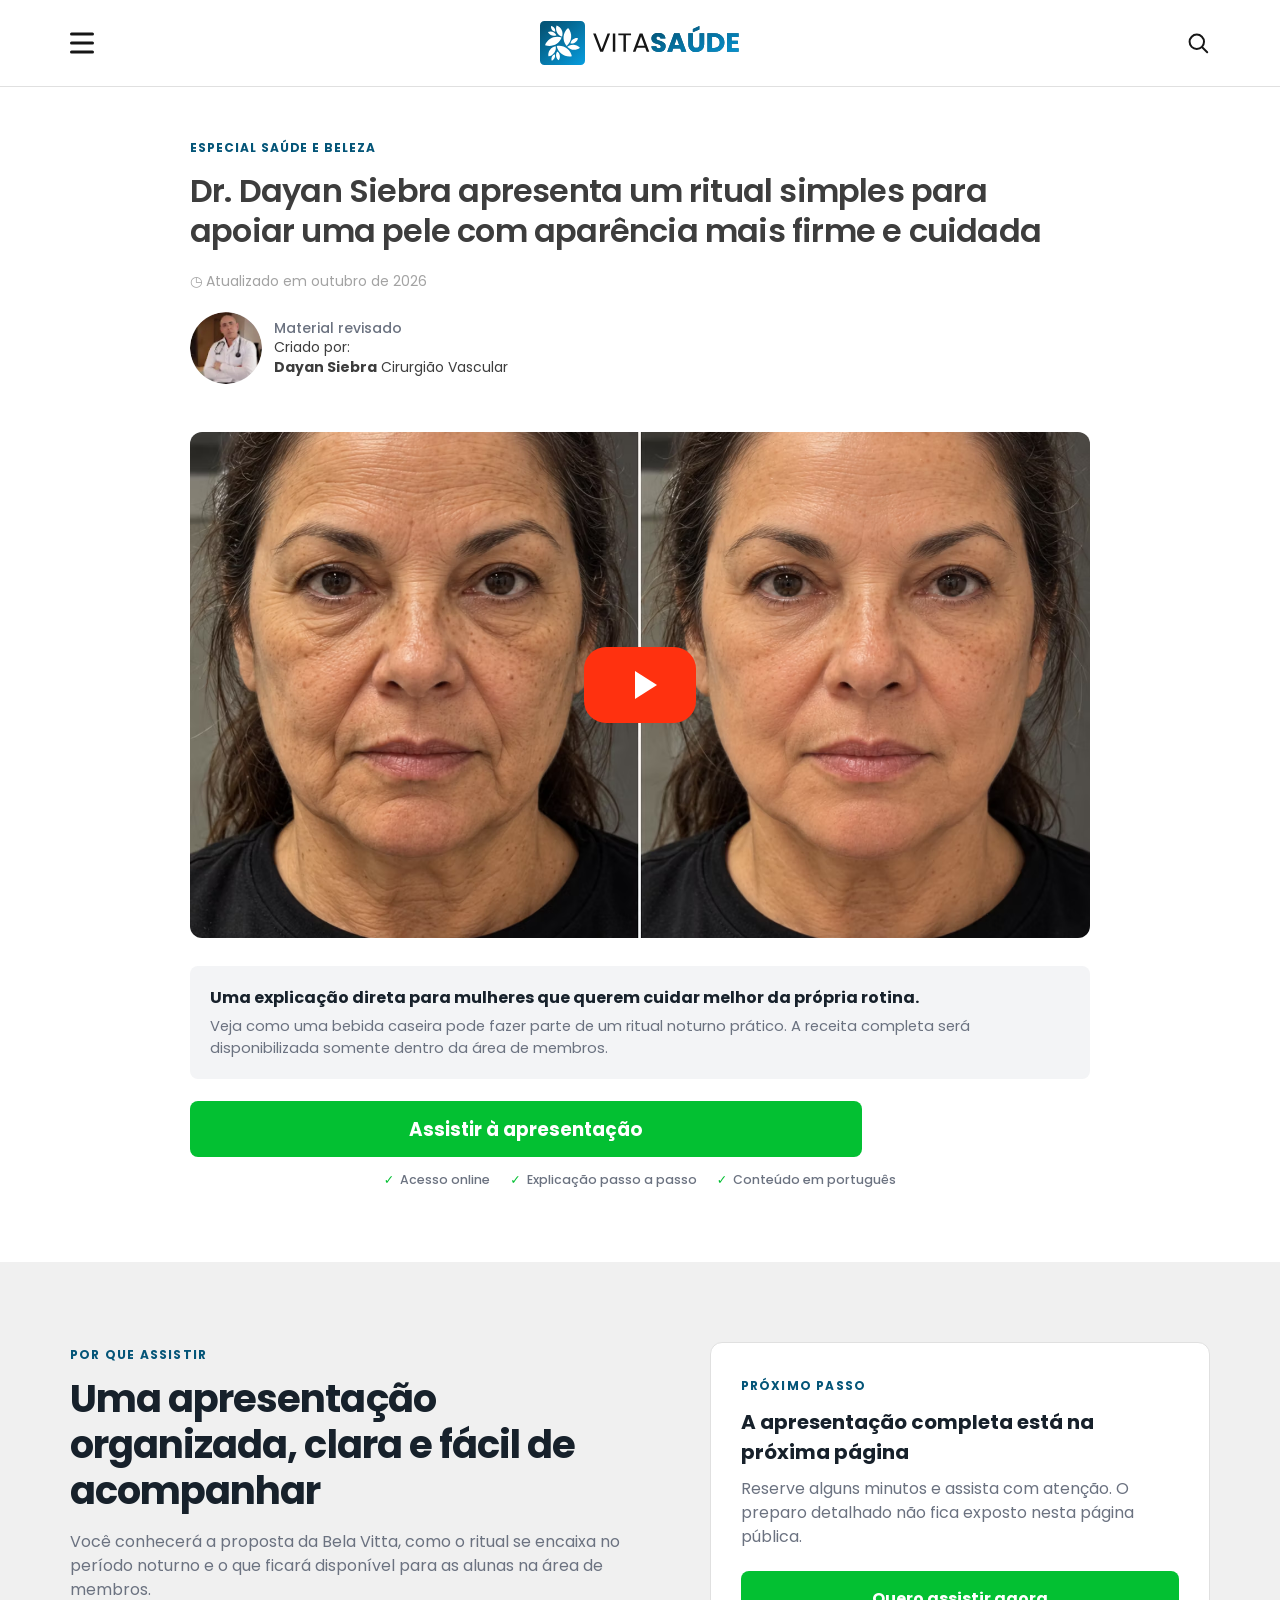
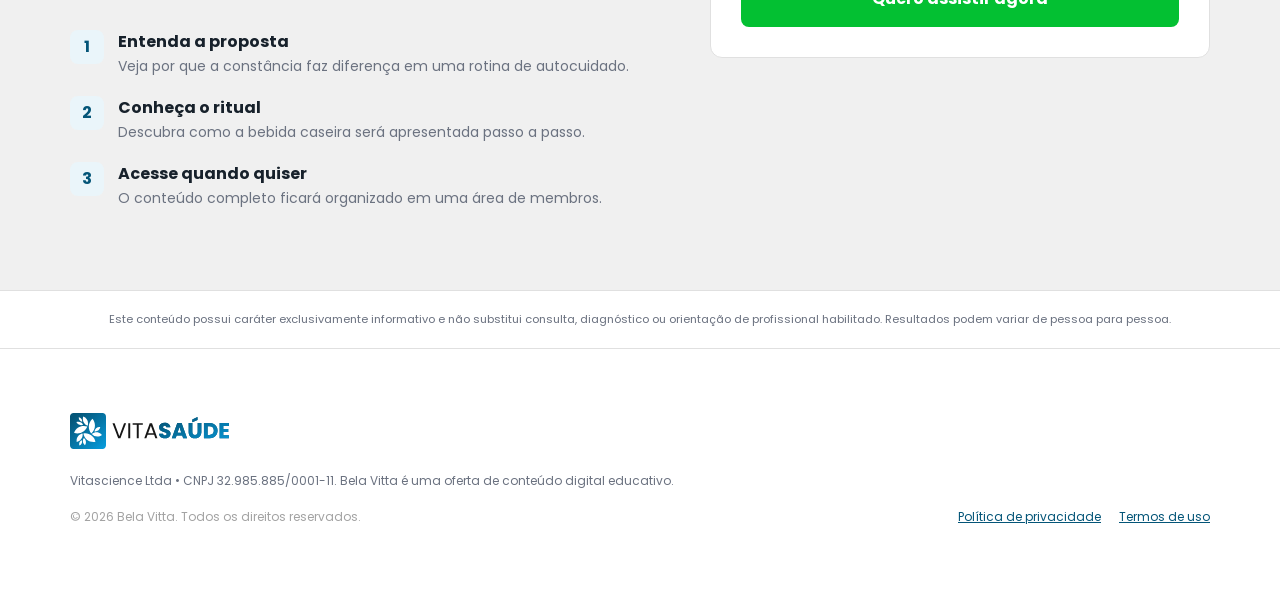
<file: index.html>
<!doctype html>
<html lang="pt-BR">
<head>
  <script src="/assets/sck-guard.js?v=20261021-3"></script>
  <!-- Google Tag Manager -->
  <script>
    (function (w, d, s, l, i) {
      w[l] = w[l] || [];
      w[l].push({ "gtm.start": new Date().getTime(), event: "gtm.js" });
      var f = d.getElementsByTagName(s)[0],
        j = d.createElement(s),
        dl = l != "dataLayer" ? "&l=" + l : "";
      j.async = true;
      j.src = "https://gtm.zoomfitpro.com/gtm.js?id=" + i + dl;
      f.parentNode.insertBefore(j, f);
    })(window, document, "script", "dataLayer", "GTM-5B4C2FPM");
  </script>
  <!-- End Google Tag Manager -->
  <meta charset="utf-8">
  <meta name="viewport" content="width=device-width, initial-scale=1">
  <meta name="description" content="Conheça a apresentação Bela Vitta e descubra uma nova forma de cuidar da sua rotina de beleza.">
  <title>Bela Vitta — Apresentação especial</title>
  <link rel="canonical" href="https://naturallvitttamais.zoomfitpro.com/">
  <link rel="alternate" hreflang="pt-BR" href="https://naturallvitttamais.zoomfitpro.com/">
  <link rel="alternate" hreflang="pt-PT" href="https://naturallvitttamais.astroluz.site/">
  <link rel="alternate" hreflang="x-default" href="https://naturallvitttamais.zoomfitpro.com/">
  <link rel="preconnect" href="https://fonts.googleapis.com">
  <link rel="preconnect" href="https://fonts.gstatic.com" crossorigin>
  <link rel="stylesheet" href="/assets/styles.css?v=20261019-3">
</head>
<body>
  <header class="site-header">
    <div class="container site-header__inner">
      <span class="header-icon" aria-hidden="true">
        <svg viewBox="0 0 24 21"><rect width="24" height="3" rx="1.5"/><rect y="9" width="24" height="3" rx="1.5"/><rect y="18" width="24" height="3" rx="1.5"/></svg>
      </span>
      <a class="site-logo" href="/" aria-label="VitaSaúde — início">
        <img src="/assets/images/logo-vita-saude-dark.svg" alt="VitaSaúde" width="200" height="45">
      </a>
      <span class="header-icon header-icon--search" aria-hidden="true">
        <svg viewBox="0 0 24 24"><circle cx="10.8" cy="10.8" r="7.2"/><path d="m16.2 16.2 5 5"/></svg>
      </span>
    </div>
  </header>

  <main>
    <article class="presell-article">
      <div class="container--article">
        <span class="article-kicker">Especial saúde e beleza</span>
        <h1>Dr. Dayan Siebra apresenta um ritual simples para apoiar uma pele com aparência mais firme e cuidada</h1>
        <div class="article-date">◷ Atualizado em outubro de 2026</div>
        <div class="author-row author-row--large">
          <img src="/assets/images/dr-dayan-avatar.webp" alt="Dr. Dayan Siebra" width="72" height="72">
          <span><b class="reviewed-label">Material revisado</b><span>Criado por:<br><strong>Dayan Siebra</strong> Cirurgião Vascular</span></span>
        </div>

        <a class="presell-media" href="/vsl/" data-preserve-query aria-label="Assistir à apresentação Bela Vitta">
          <img src="/assets/images/antes-depois.avif" alt="Comparativo visual apresentado no conteúdo Bela Vitta" width="1628" height="966">
          <span class="media-play" aria-hidden="true"><svg viewBox="0 0 24 24"><path d="M8 5v14l11-7z"/></svg></span>
        </a>

        <div class="presell-summary">
          <strong>Uma explicação direta para mulheres que querem cuidar melhor da própria rotina.</strong>
          <p>Veja como uma bebida caseira pode fazer parte de um ritual noturno prático. A receita completa será disponibilizada somente dentro da área de membros.</p>
        </div>
        <a class="button button--wide presell-cta" href="/vsl/" data-preserve-query>Assistir à apresentação</a>
        <div class="microcopy"><span>Acesso online</span><span>Explicação passo a passo</span><span>Conteúdo em português</span></div>
      </div>
    </article>

    <section class="section section--soft">
      <div class="container editorial-grid">
        <div>
          <span class="eyebrow">Por que assistir</span>
          <h2 class="section-title">Uma apresentação organizada, clara e fácil de acompanhar</h2>
          <p class="muted">Você conhecerá a proposta da Bela Vitta, como o ritual se encaixa no período noturno e o que ficará disponível para as alunas na área de membros.</p>
          <ul class="editorial-list">
            <li><b>1</b><div><strong>Entenda a proposta</strong><span>Veja por que a constância faz diferença em uma rotina de autocuidado.</span></div></li>
            <li><b>2</b><div><strong>Conheça o ritual</strong><span>Descubra como a bebida caseira será apresentada passo a passo.</span></div></li>
            <li><b>3</b><div><strong>Acesse quando quiser</strong><span>O conteúdo completo ficará organizado em uma área de membros.</span></div></li>
          </ul>
        </div>
        <aside class="editorial-card">
          <span class="eyebrow">Próximo passo</span>
          <h3>A apresentação completa está na próxima página</h3>
          <p>Reserve alguns minutos e assista com atenção. O preparo detalhado não fica exposto nesta página pública.</p>
          <a class="button button--wide" href="/vsl/" data-preserve-query>Quero assistir agora</a>
        </aside>
      </div>
    </section>
  </main>

  <div class="disclaimer">
    <div class="container">Este conteúdo possui caráter exclusivamente informativo e não substitui consulta, diagnóstico ou orientação de profissional habilitado. Resultados podem variar de pessoa para pessoa.</div>
  </div>
  <footer class="site-footer">
    <div class="container footer-grid">
      <div>
        <a class="footer-logo" href="/"><img src="/assets/images/logo-vita-saude-dark.svg" alt="VitaSaúde" width="160" height="36"></a>
        <p>Vitascience Ltda • CNPJ 32.985.885/0001-11. Bela Vitta é uma oferta de conteúdo digital educativo.</p>
        <p class="copyright">© <span data-current-year></span> Bela Vitta. Todos os direitos reservados.</p>
      </div>
      <nav class="footer-links" aria-label="Links legais"><a href="#" data-legal="privacy">Política de privacidade</a><a href="#" data-legal="terms">Termos de uso</a></nav>
    </div>
  </footer>
  <script src="/assets/config.js?v=20261021-1"></script>
  <script src="/assets/app.js"></script>
</body>
</html>
</file>
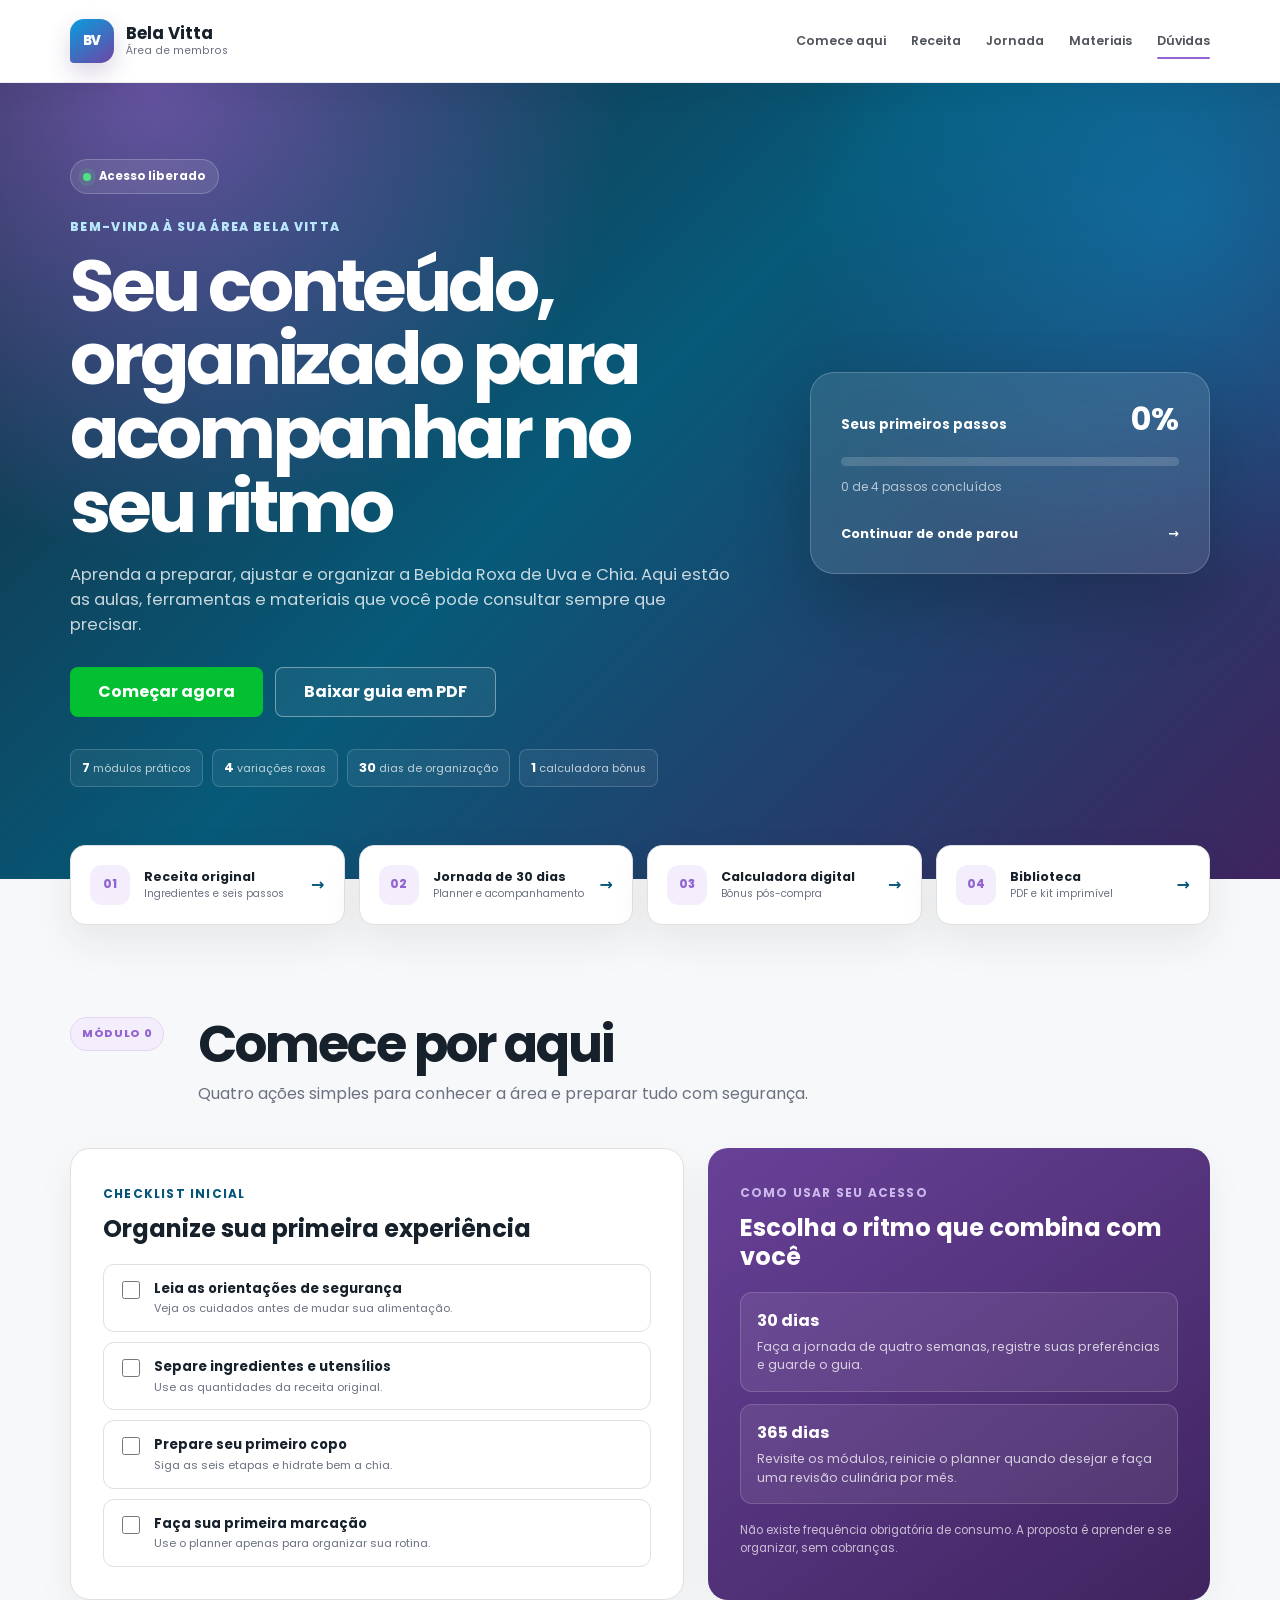
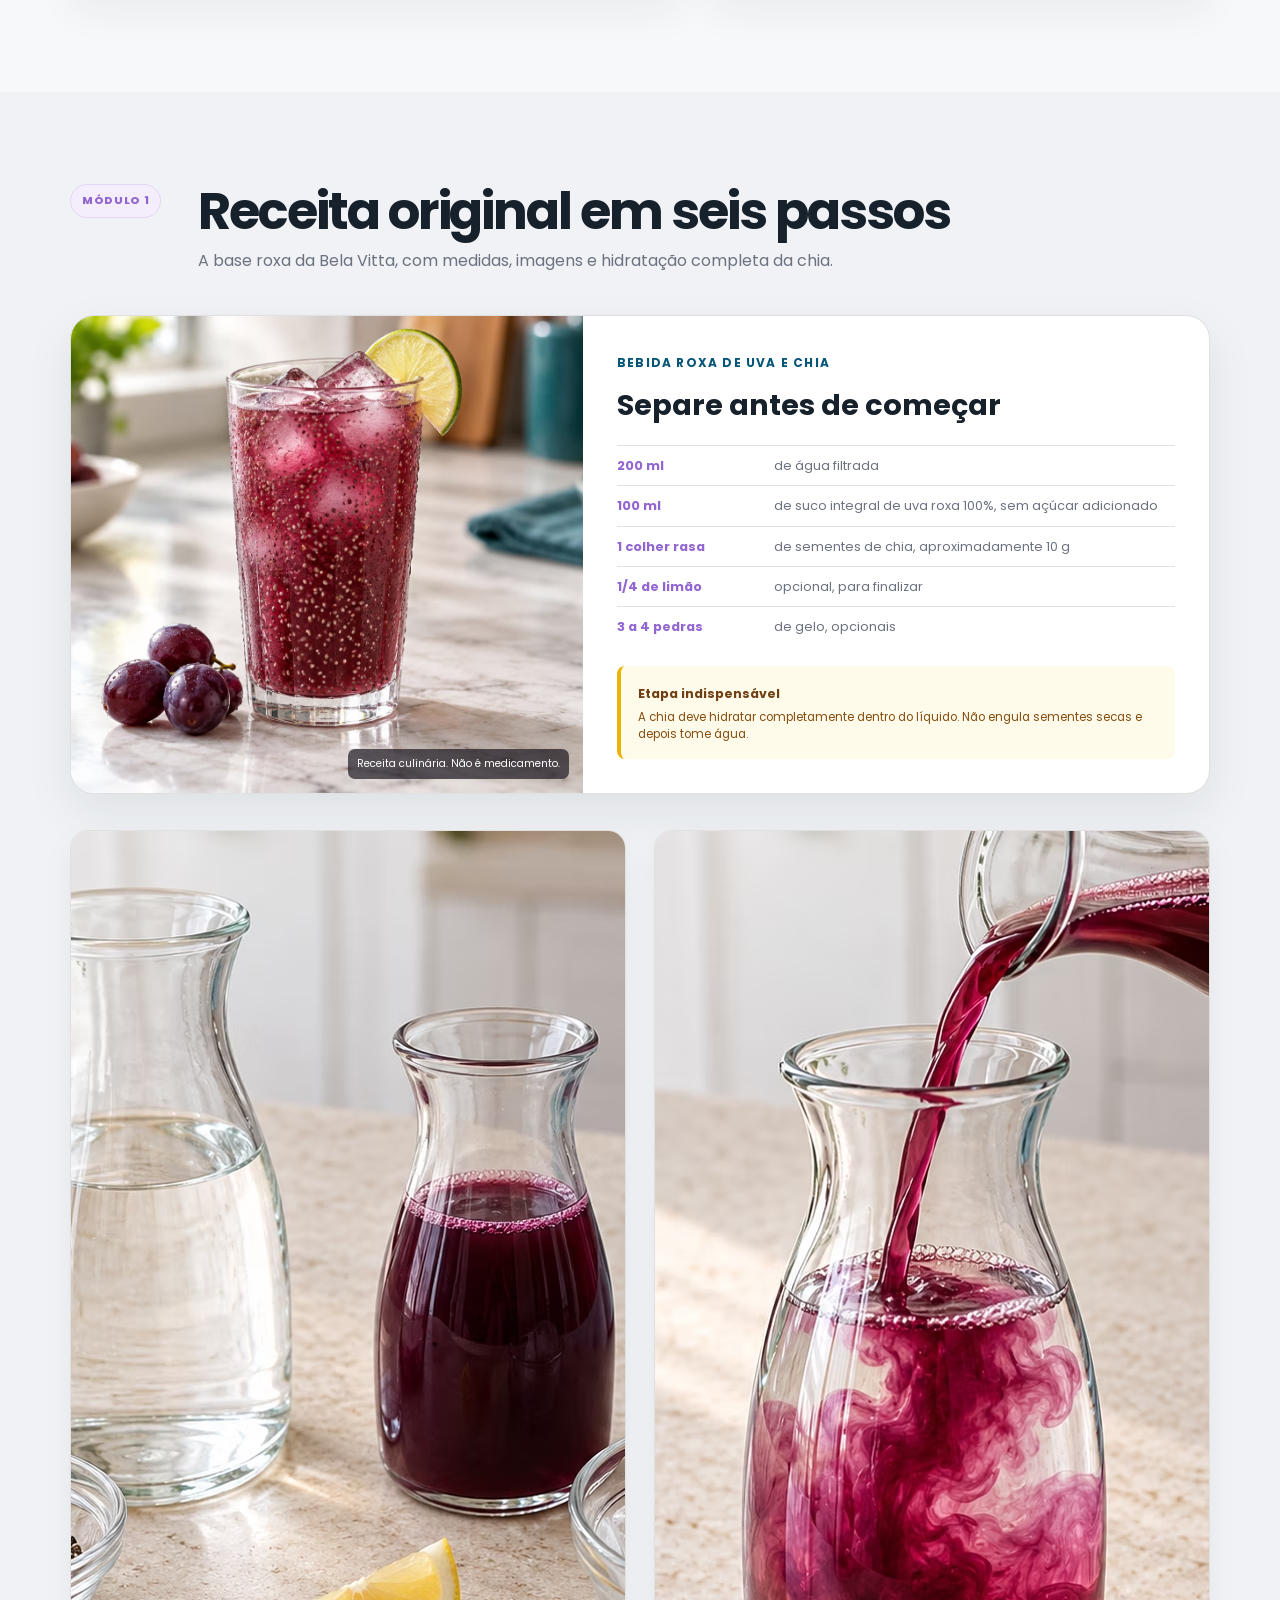
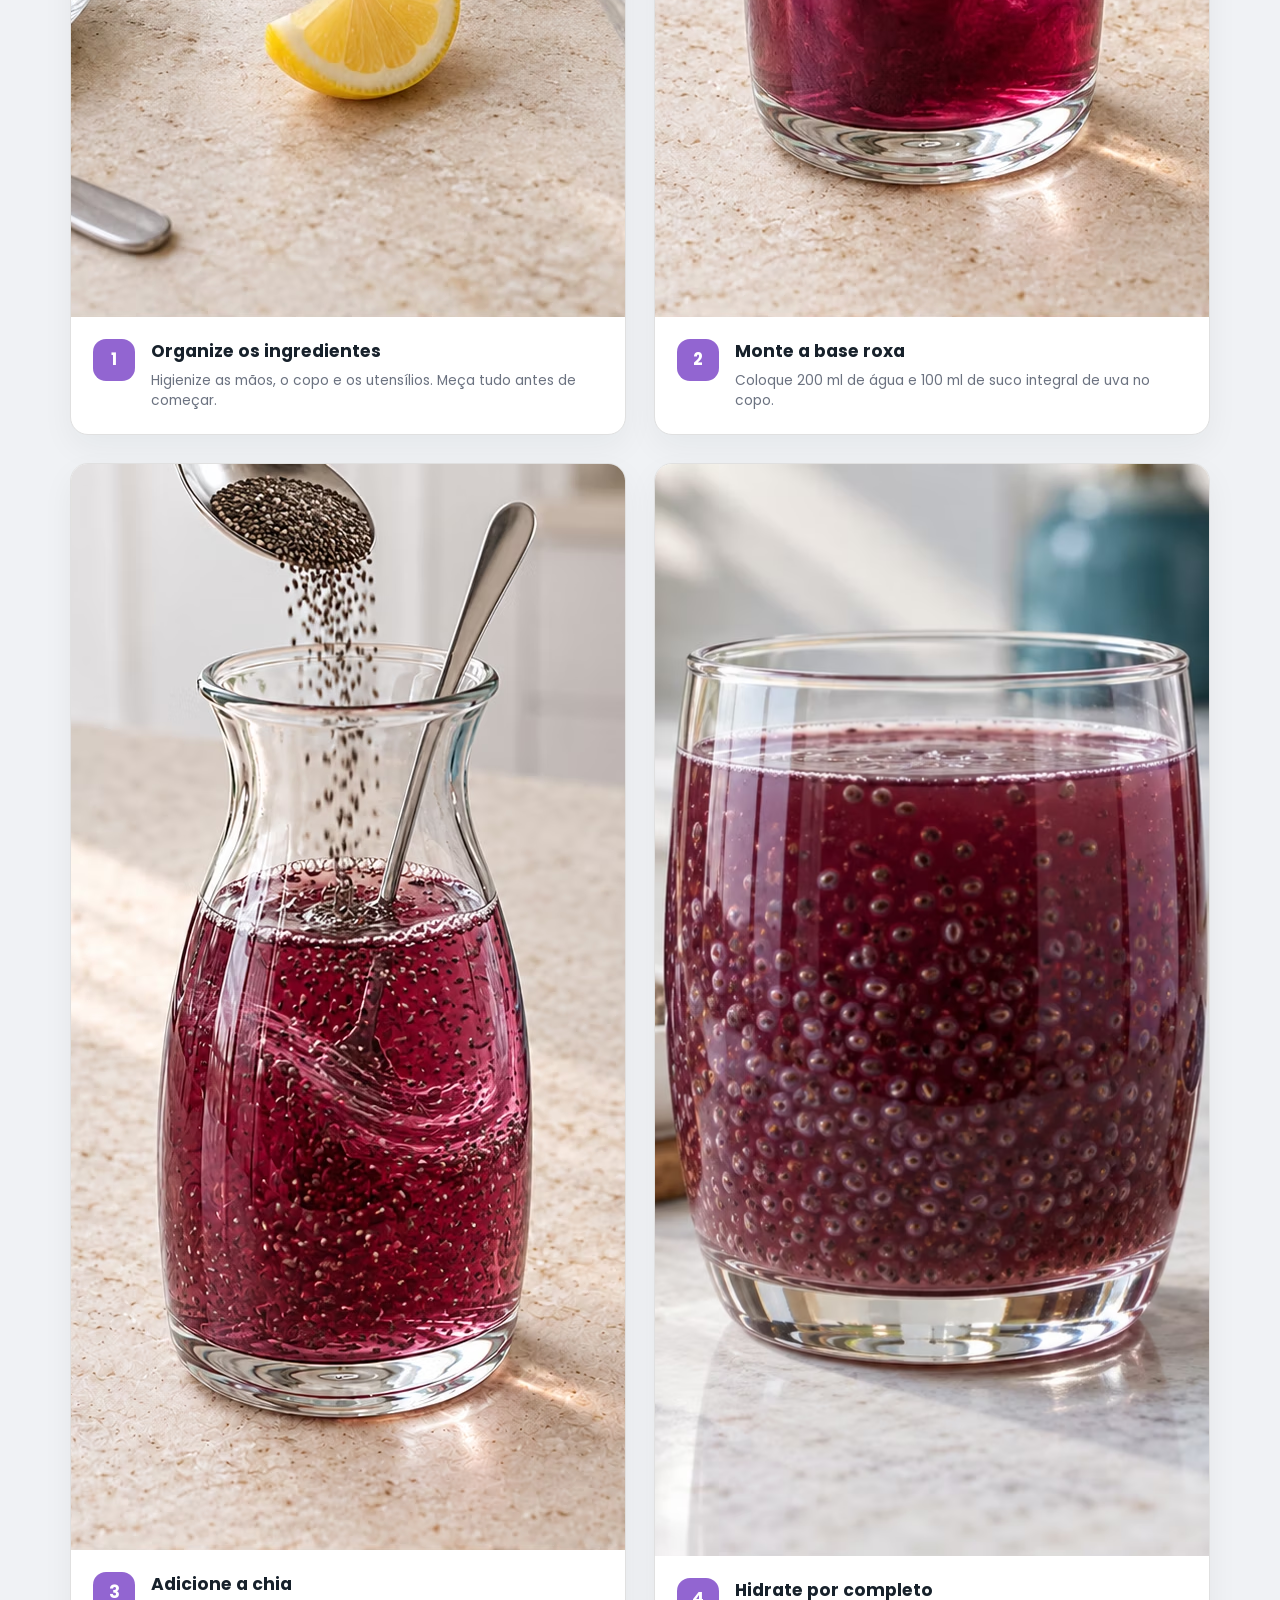
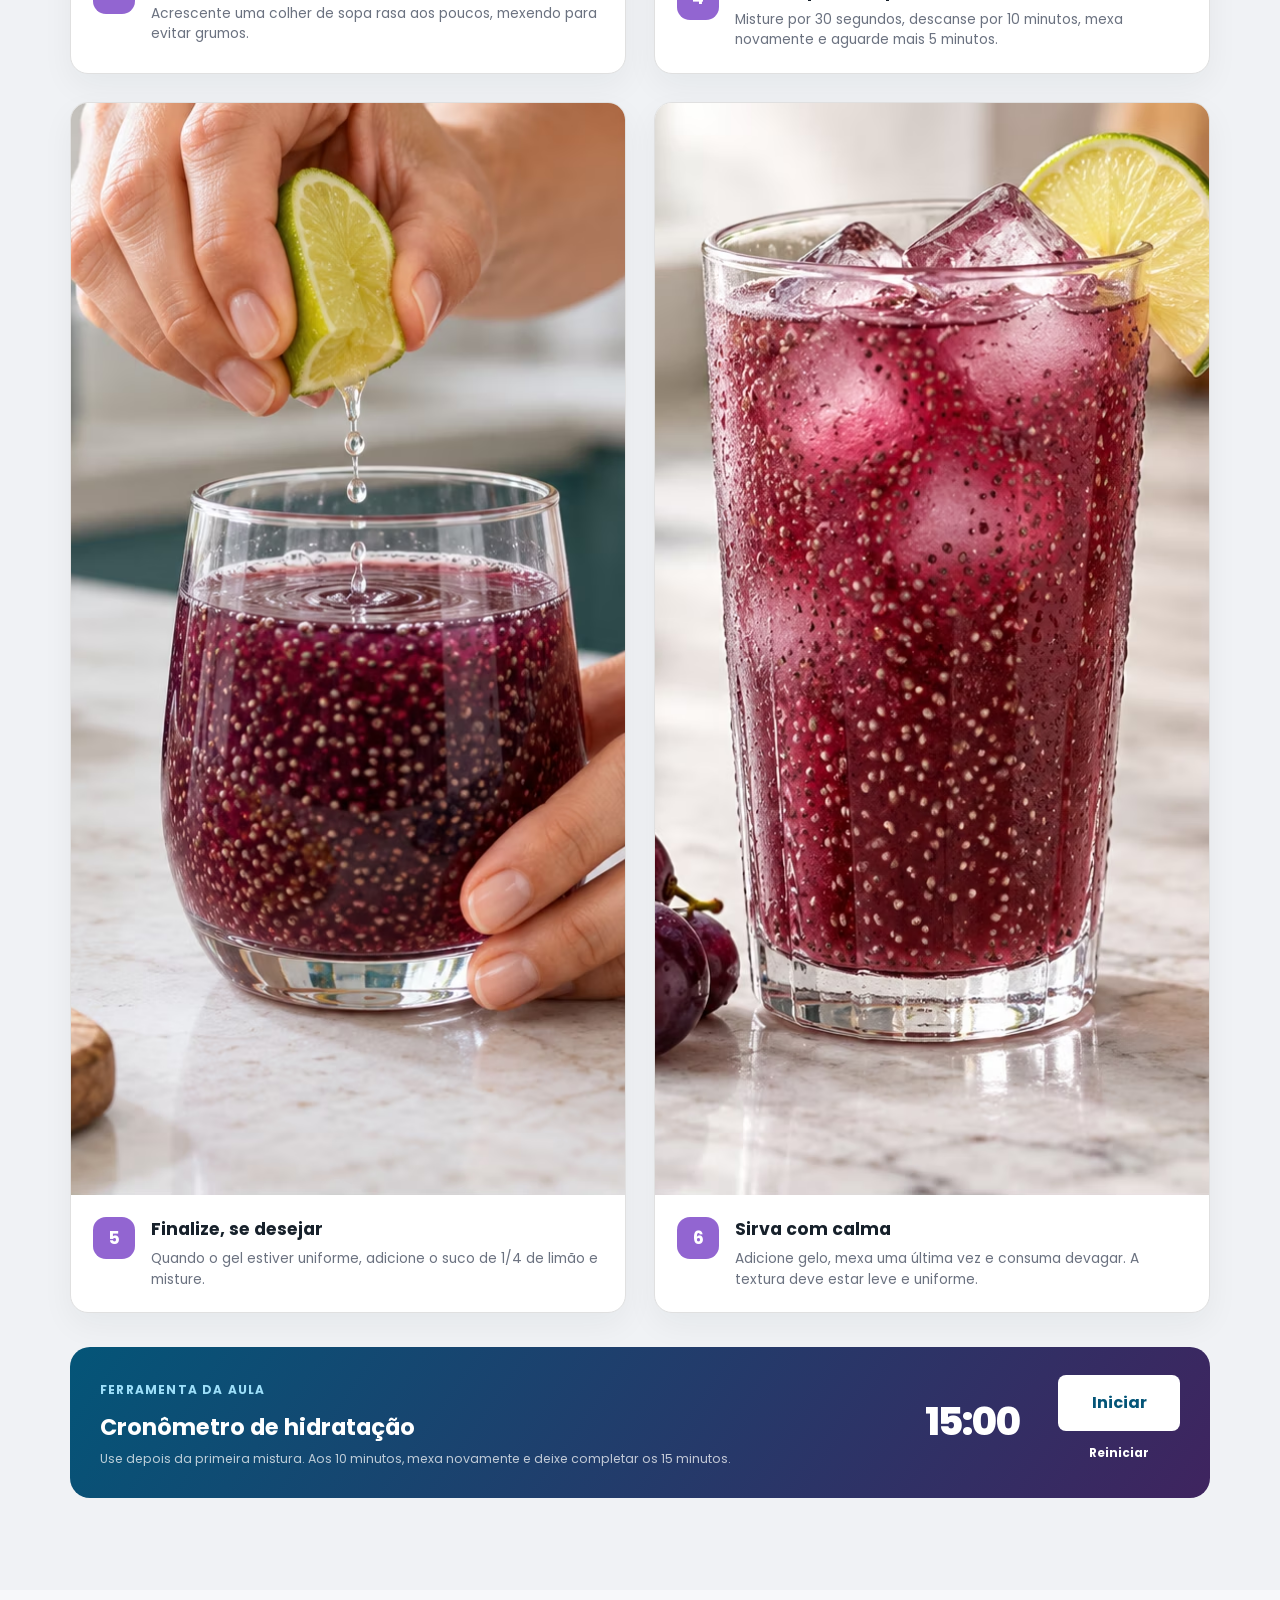
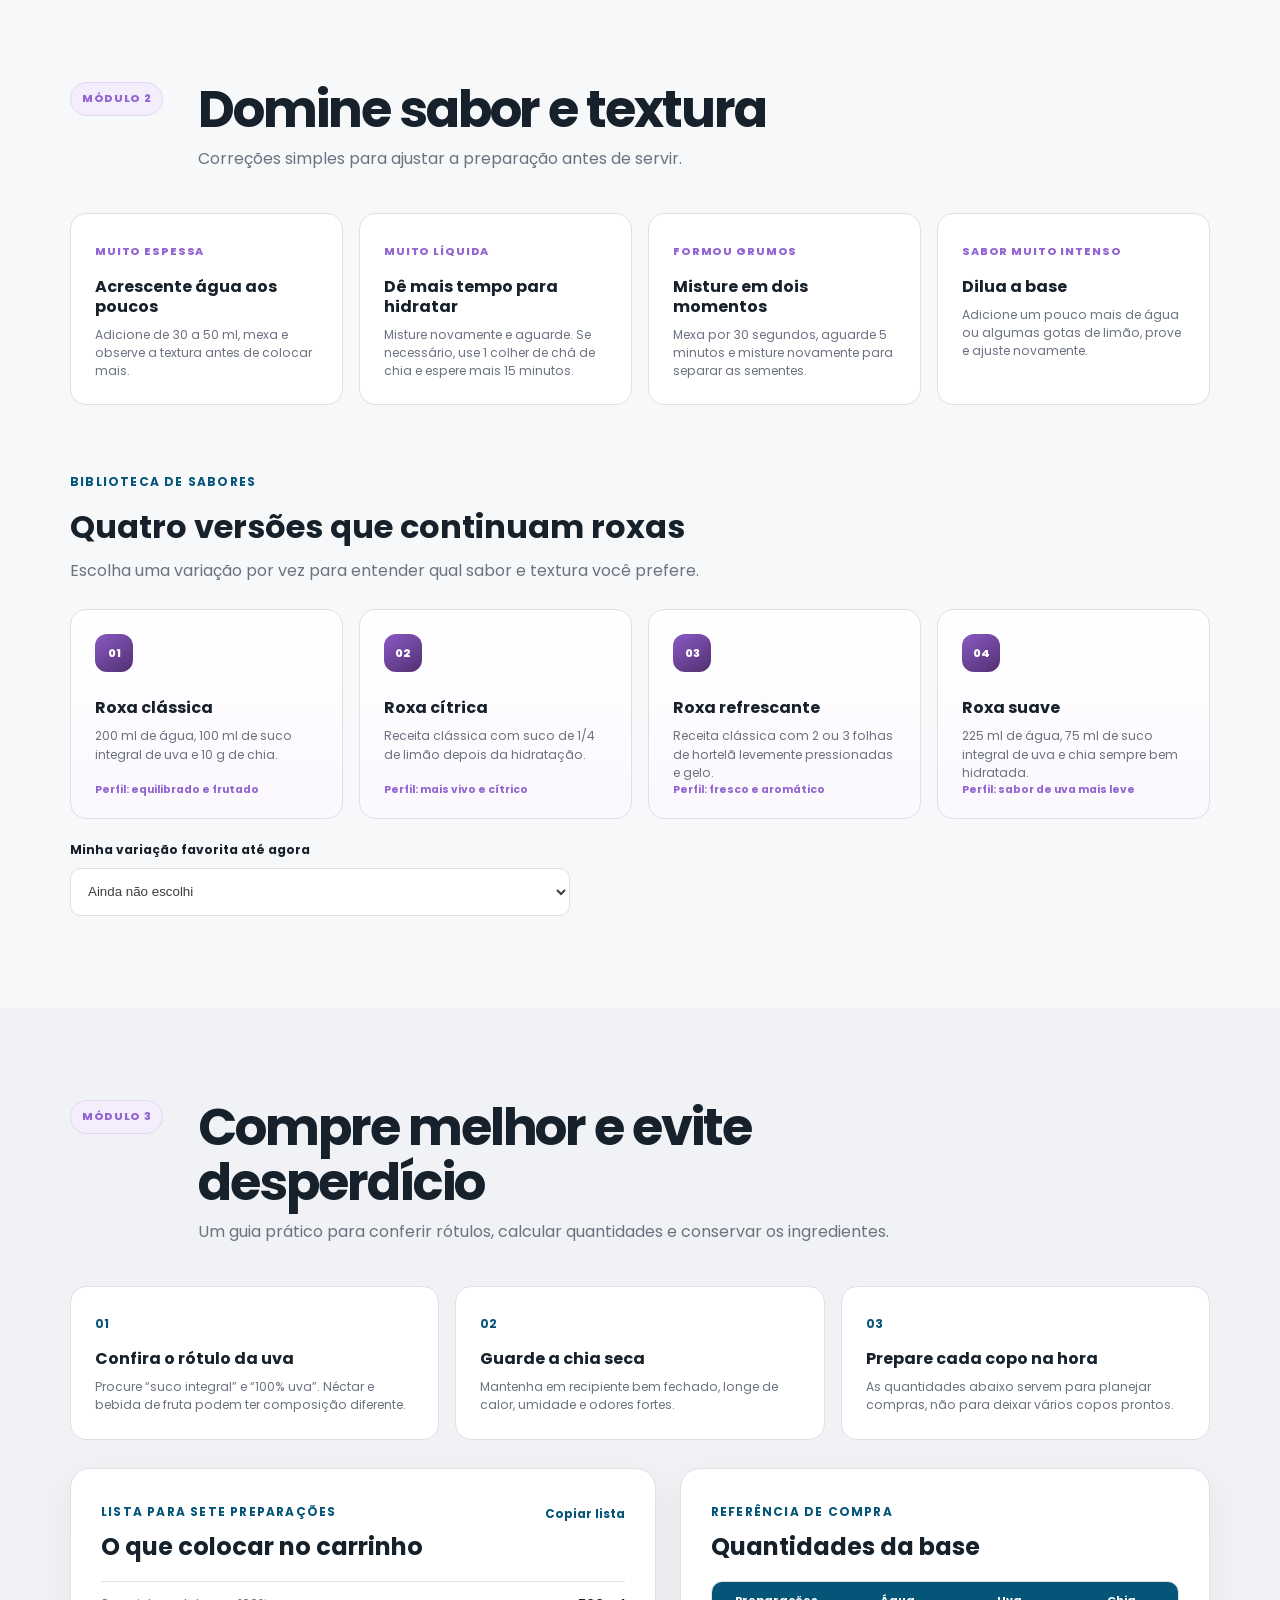
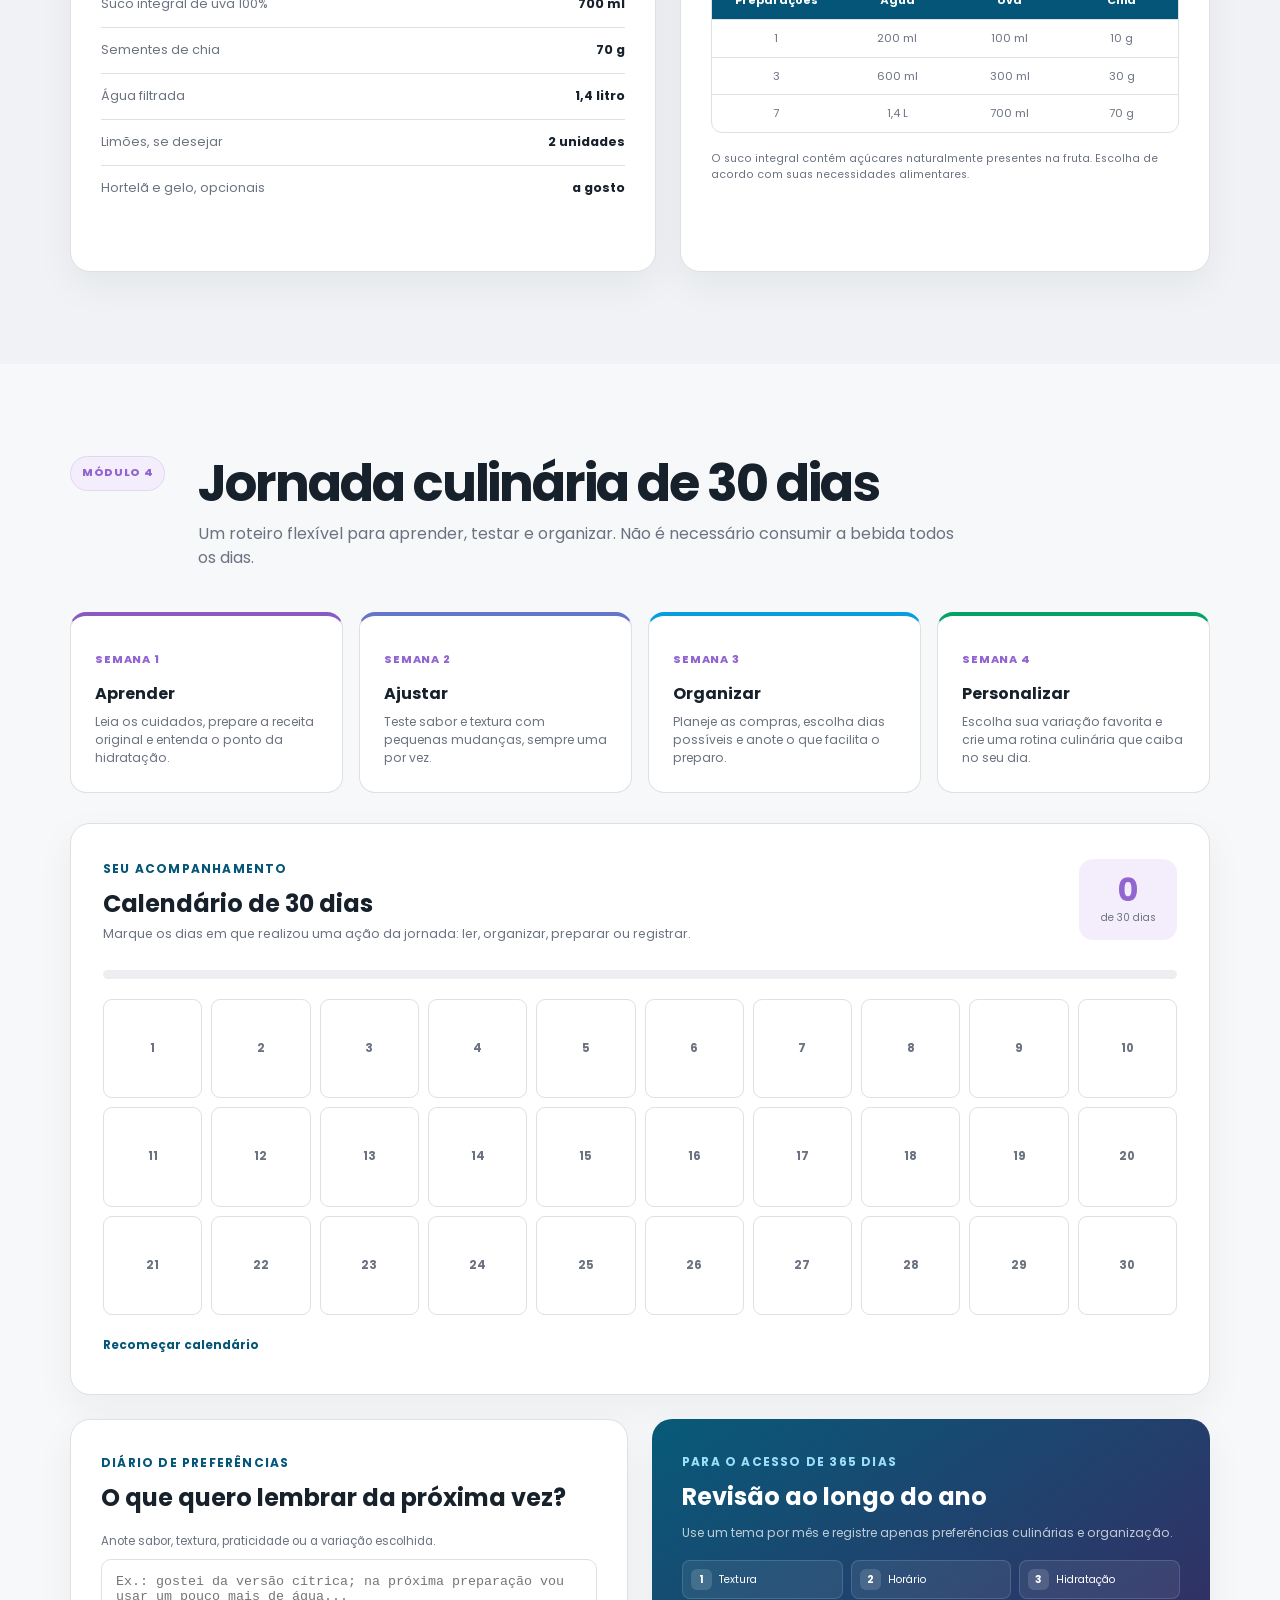
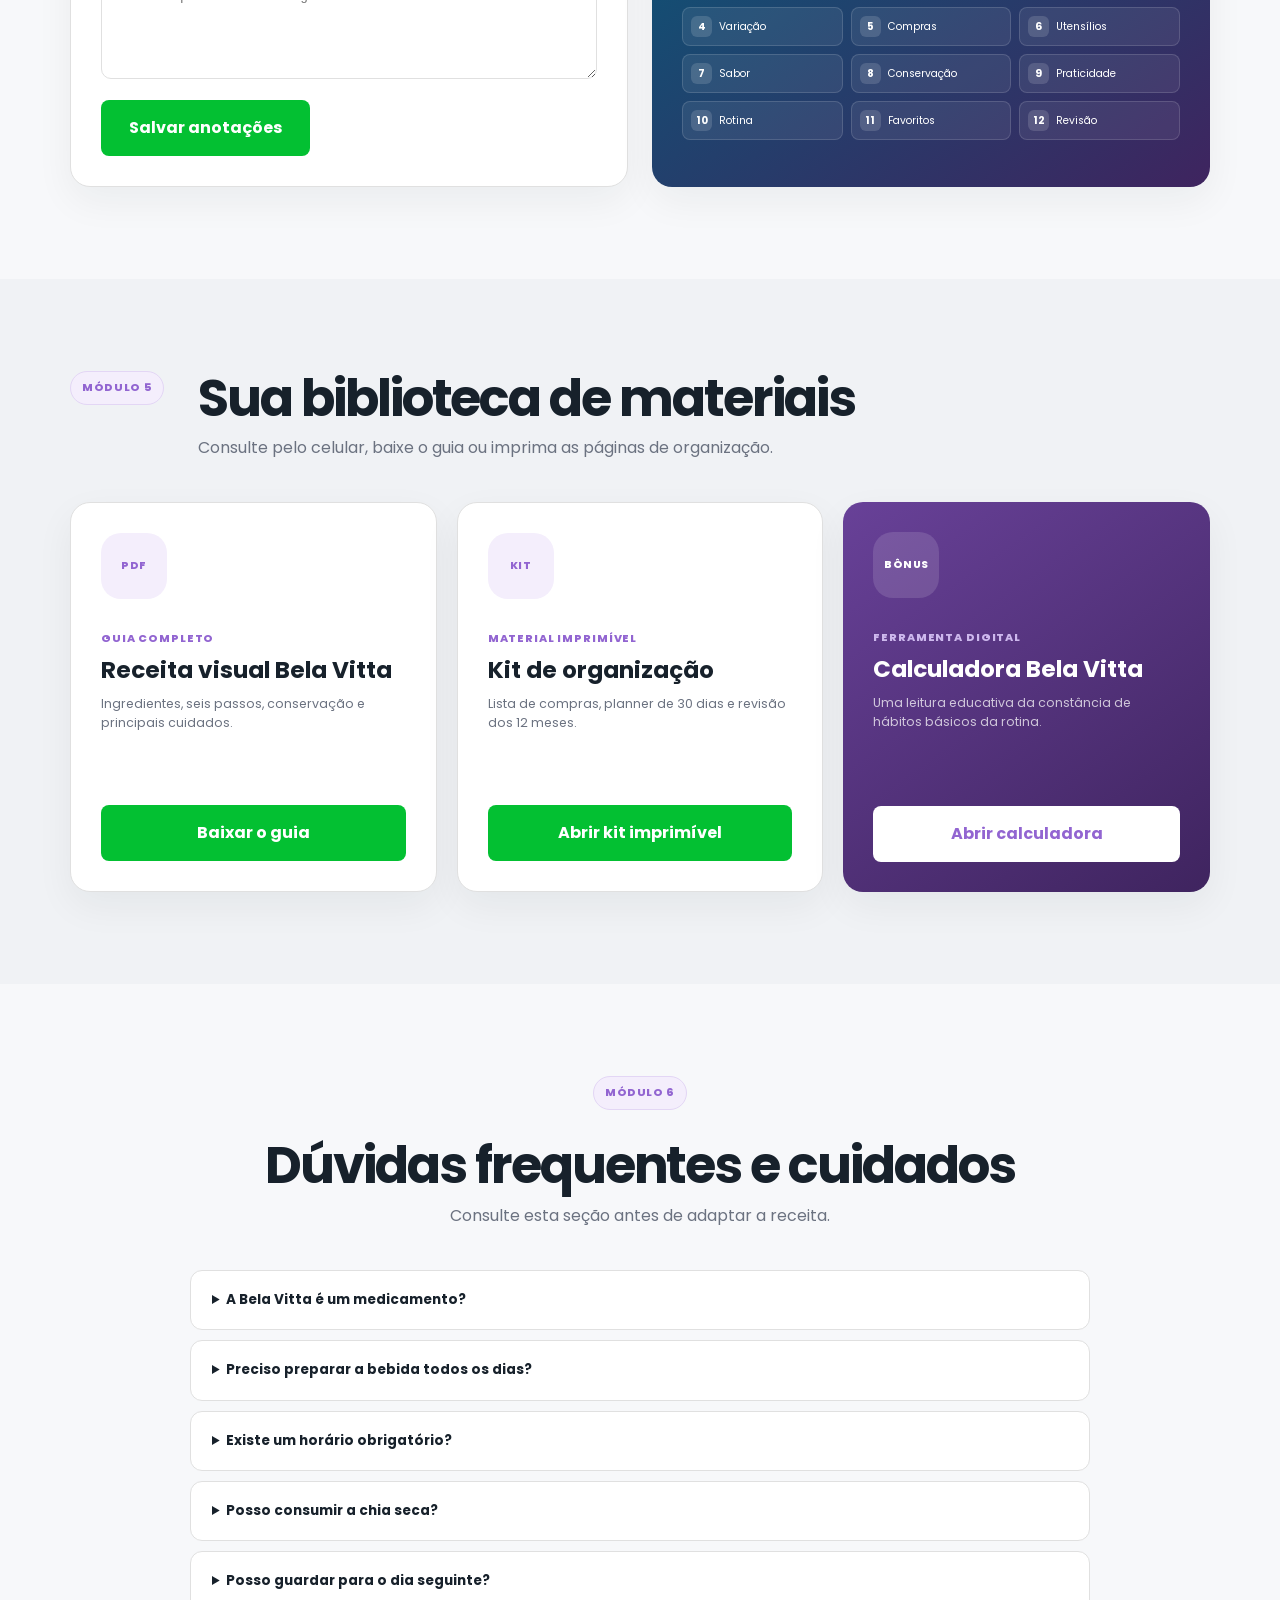
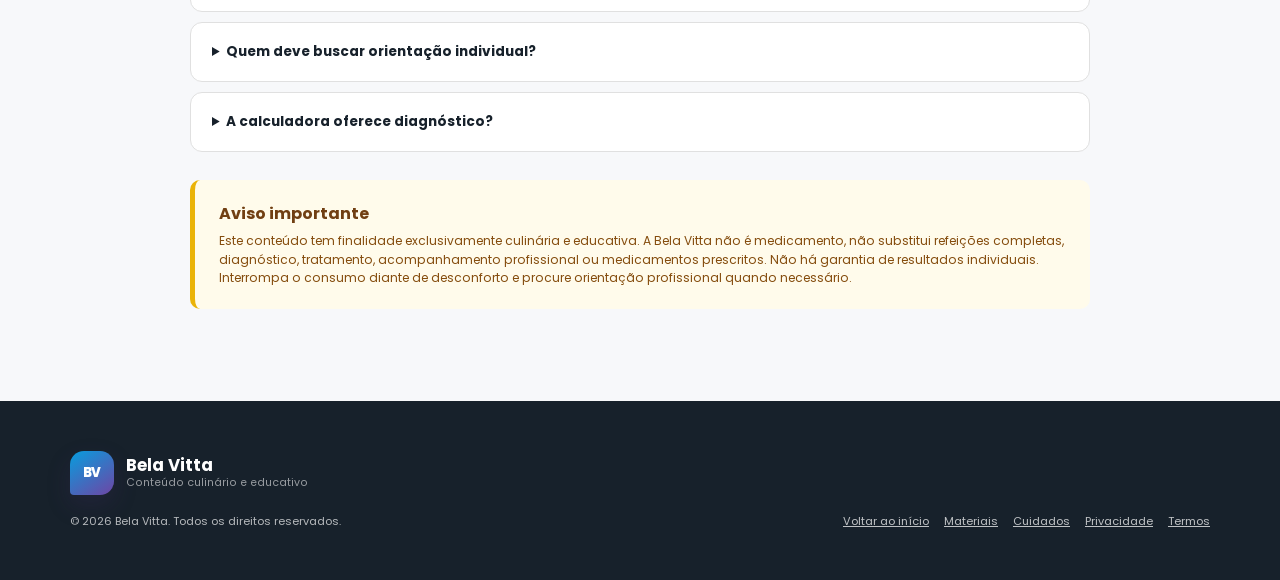
<file: acesso/index.html>
<!doctype html>
<html lang="pt-BR">
<head>
  <meta charset="utf-8">
  <meta name="viewport" content="width=device-width, initial-scale=1">
  <meta name="robots" content="noindex,nofollow">
  <meta http-equiv="refresh" content="0; url=/entregavel/">
  <title>Abrindo a área de membros - Bela Vitta</title>
  <link rel="preconnect" href="https://fonts.googleapis.com">
  <link rel="preconnect" href="https://fonts.gstatic.com" crossorigin>
  <link rel="stylesheet" href="/assets/styles.css?v=20261020-1">
</head>
<body class="access-page">
  <header class="site-header">
    <div class="container site-header__inner">
      <span class="header-icon" aria-hidden="true"></span>
      <a class="site-logo" href="/" aria-label="VitaSaúde - início"><img src="/assets/images/logo-vita-saude-dark.svg" alt="VitaSaúde" width="200" height="45"></a>
      <span class="header-icon" aria-hidden="true"></span>
    </div>
  </header>
  <main class="access-shell">
    <section class="access-card">
      <span class="access-card__mark" aria-hidden="true">BV</span>
      <span class="eyebrow">Acesso exclusivo</span>
      <h1>Abrindo sua área de membros...</h1>
      <p>Se o redirecionamento não acontecer automaticamente, use o botão abaixo.</p>
      <a class="button button--wide" href="/entregavel/">Continuar para a área de membros</a>
    </section>
  </main>
  <script>window.location.replace("/entregavel/");</script>
</body>
</html>
</file>
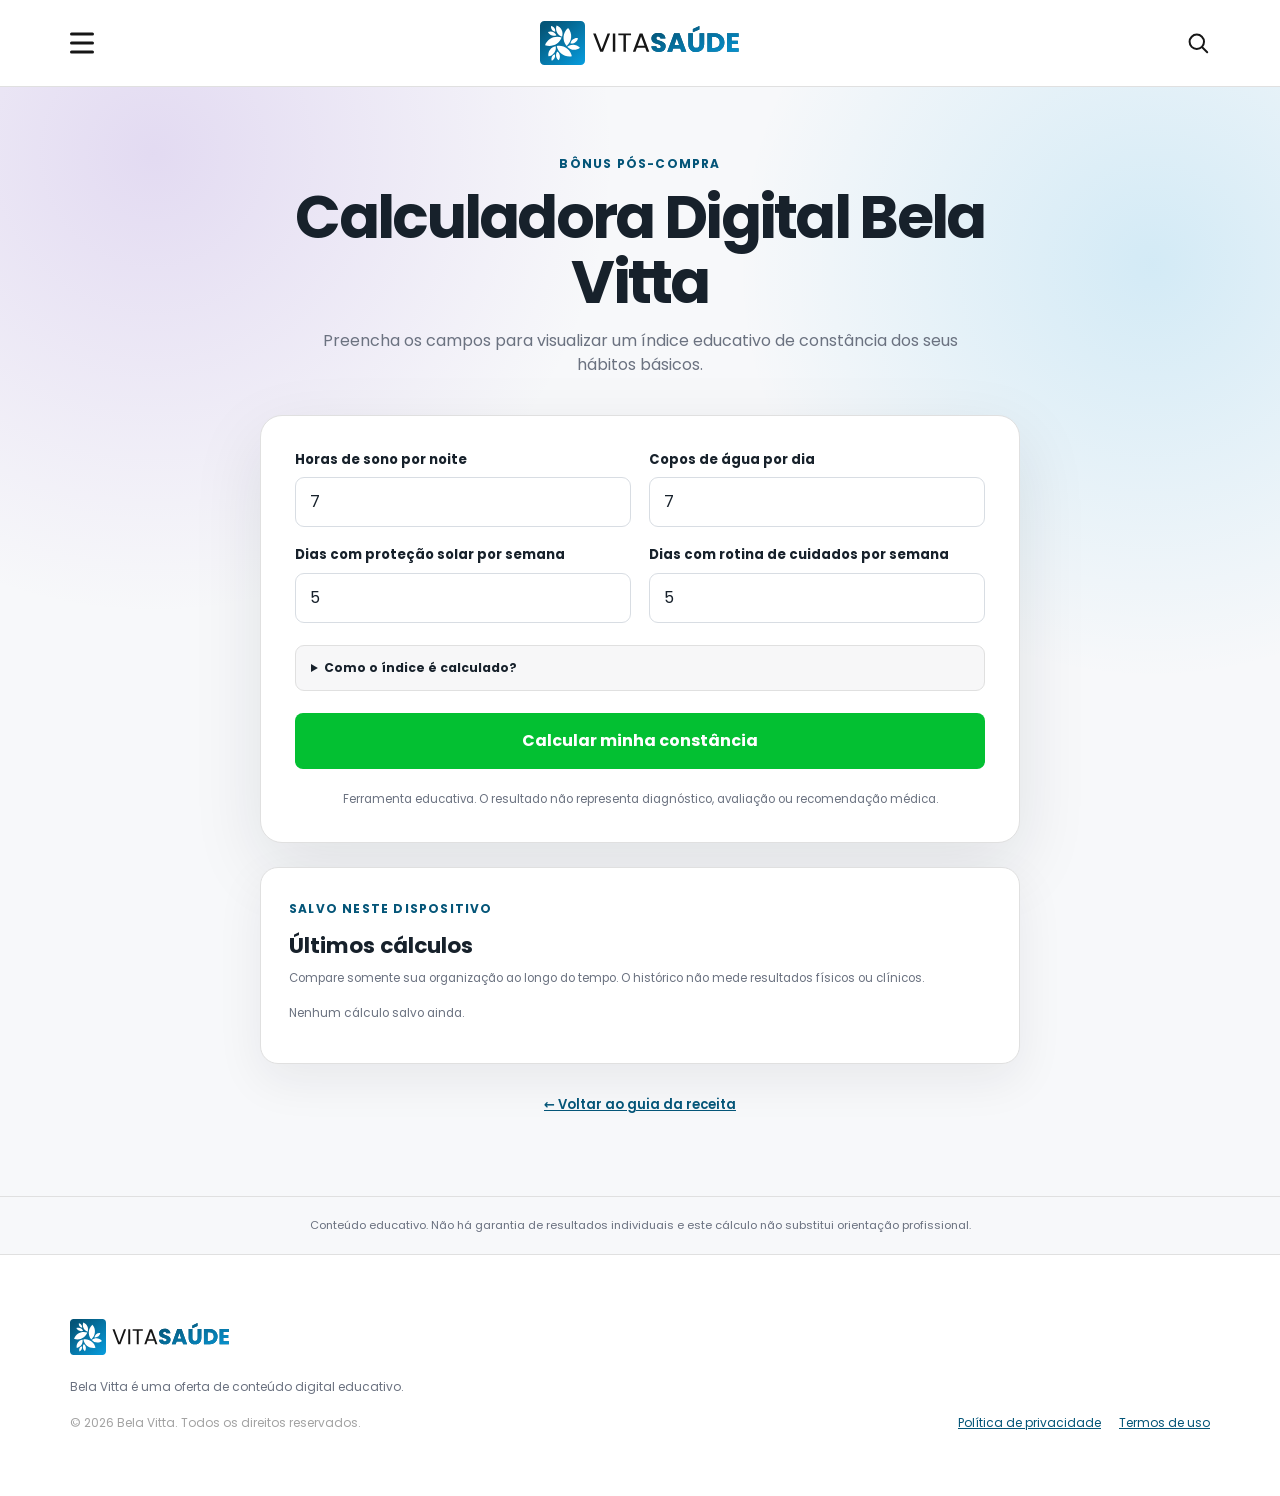
<file: calculadora/index.html>
<!doctype html>
<html lang="pt-BR">
<head>
  <meta charset="utf-8">
  <meta name="viewport" content="width=device-width, initial-scale=1">
  <meta name="robots" content="noindex,nofollow">
  <meta name="description" content="Calculadora Digital Bela Vitta para acompanhar a constância de hábitos da rotina.">
  <title>Calculadora Digital - Bela Vitta</title>
  <link rel="preconnect" href="https://fonts.googleapis.com">
  <link rel="preconnect" href="https://fonts.gstatic.com" crossorigin>
  <link rel="stylesheet" href="/assets/styles.css?v=20261020-2">
</head>
<body class="calculator-page">
  <header class="site-header">
    <div class="container site-header__inner">
      <span class="header-icon" aria-hidden="true">
        <svg viewBox="0 0 24 21"><rect width="24" height="3" rx="1.5"/><rect y="9" width="24" height="3" rx="1.5"/><rect y="18" width="24" height="3" rx="1.5"/></svg>
      </span>
      <a class="site-logo" href="/entregavel/" aria-label="Bela Vitta - voltar ao guia">
        <img src="/assets/images/logo-vita-saude-dark.svg" alt="VitaSaúde" width="200" height="45">
      </a>
      <span class="header-icon header-icon--search" aria-hidden="true">
        <svg viewBox="0 0 24 24"><circle cx="10.8" cy="10.8" r="7.2"/><path d="m16.2 16.2 5 5"/></svg>
      </span>
    </div>
  </header>

  <main class="calculator-shell">
    <section class="container--narrow calculator-intro center">
      <span class="eyebrow">Bônus pós-compra</span>
      <h1>Calculadora Digital Bela Vitta</h1>
      <p>Preencha os campos para visualizar um índice educativo de constância dos seus hábitos básicos.</p>

      <form class="calculator-card" data-routine-calculator>
        <div class="calculator-grid">
          <div class="calculator-field">
            <label for="sleep">Horas de sono por noite</label>
            <input id="sleep" name="sleep" type="number" min="0" max="10" step="0.5" value="7" inputmode="decimal" required>
          </div>
          <div class="calculator-field">
            <label for="water">Copos de água por dia</label>
            <input id="water" name="water" type="number" min="0" max="12" step="1" value="7" inputmode="numeric" required>
          </div>
          <div class="calculator-field">
            <label for="sunscreen">Dias com proteção solar por semana</label>
            <input id="sunscreen" name="sunscreen" type="number" min="0" max="7" step="1" value="5" inputmode="numeric" required>
          </div>
          <div class="calculator-field">
            <label for="routine">Dias com rotina de cuidados por semana</label>
            <input id="routine" name="routine" type="number" min="0" max="7" step="1" value="5" inputmode="numeric" required>
          </div>
        </div>
        <details class="calculator-method"><summary>Como o índice é calculado?</summary><p>Sono, água, proteção solar e rotina de cuidados representam 25% cada. O resultado é apenas uma referência educativa de constância, não uma avaliação de saúde.</p></details>
        <button class="button button--wide" type="submit">Calcular minha constância</button>
        <div class="calculator-result" data-calculator-result aria-live="polite" hidden>
          <span>Seu índice de constância</span>
          <strong data-calculator-score>0%</strong>
          <p data-calculator-feedback></p>
        </div>
        <small>Ferramenta educativa. O resultado não representa diagnóstico, avaliação ou recomendação médica.</small>
      </form>

      <section class="calculator-history" aria-labelledby="history-title">
        <div><span class="eyebrow">Salvo neste dispositivo</span><h2 id="history-title">Últimos cálculos</h2><p>Compare somente sua organização ao longo do tempo. O histórico não mede resultados físicos ou clínicos.</p></div>
        <div class="calculator-history__list" data-calculator-history></div>
        <p class="calculator-history__empty" data-calculator-history-empty>Nenhum cálculo salvo ainda.</p>
        <button class="text-button" type="button" data-calculator-history-clear hidden>Limpar histórico</button>
      </section>

      <a class="calculator-back" href="/entregavel/">← Voltar ao guia da receita</a>
    </section>
  </main>

  <div class="disclaimer"><div class="container">Conteúdo educativo. Não há garantia de resultados individuais e este cálculo não substitui orientação profissional.</div></div>
  <footer class="site-footer">
    <div class="container footer-grid">
      <div><a class="footer-logo" href="/entregavel/"><img src="/assets/images/logo-vita-saude-dark.svg" alt="VitaSaúde" width="160" height="36"></a><p>Bela Vitta é uma oferta de conteúdo digital educativo.</p><p class="copyright">© <span data-current-year></span> Bela Vitta. Todos os direitos reservados.</p></div>
      <nav class="footer-links" aria-label="Links legais"><a href="#" data-legal="privacy">Política de privacidade</a><a href="#" data-legal="terms">Termos de uso</a></nav>
    </div>
  </footer>
  <script src="/assets/config.js?v=20261021-1"></script>
  <script src="/assets/app.js?v=20261019-6"></script>
  <script src="/assets/calculator.js?v=20261020-2"></script>
</body>
</html>
</file>
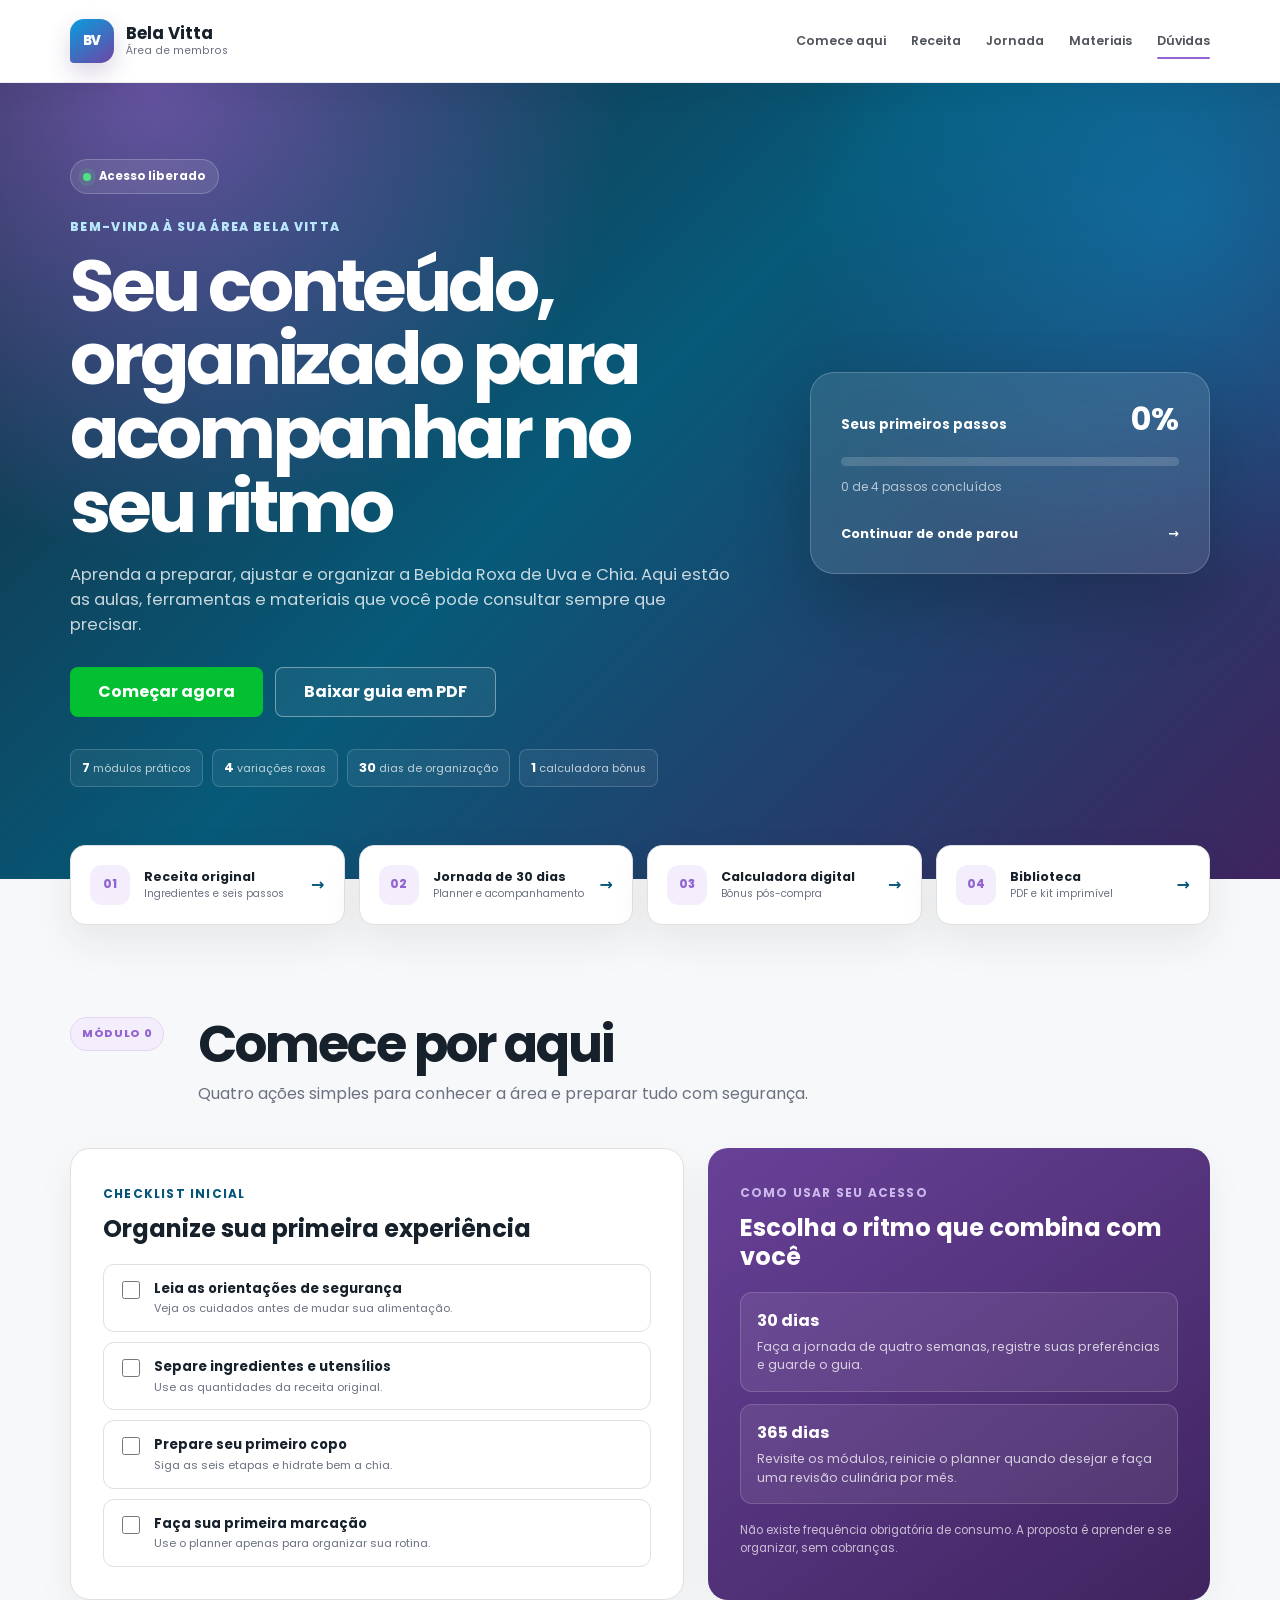
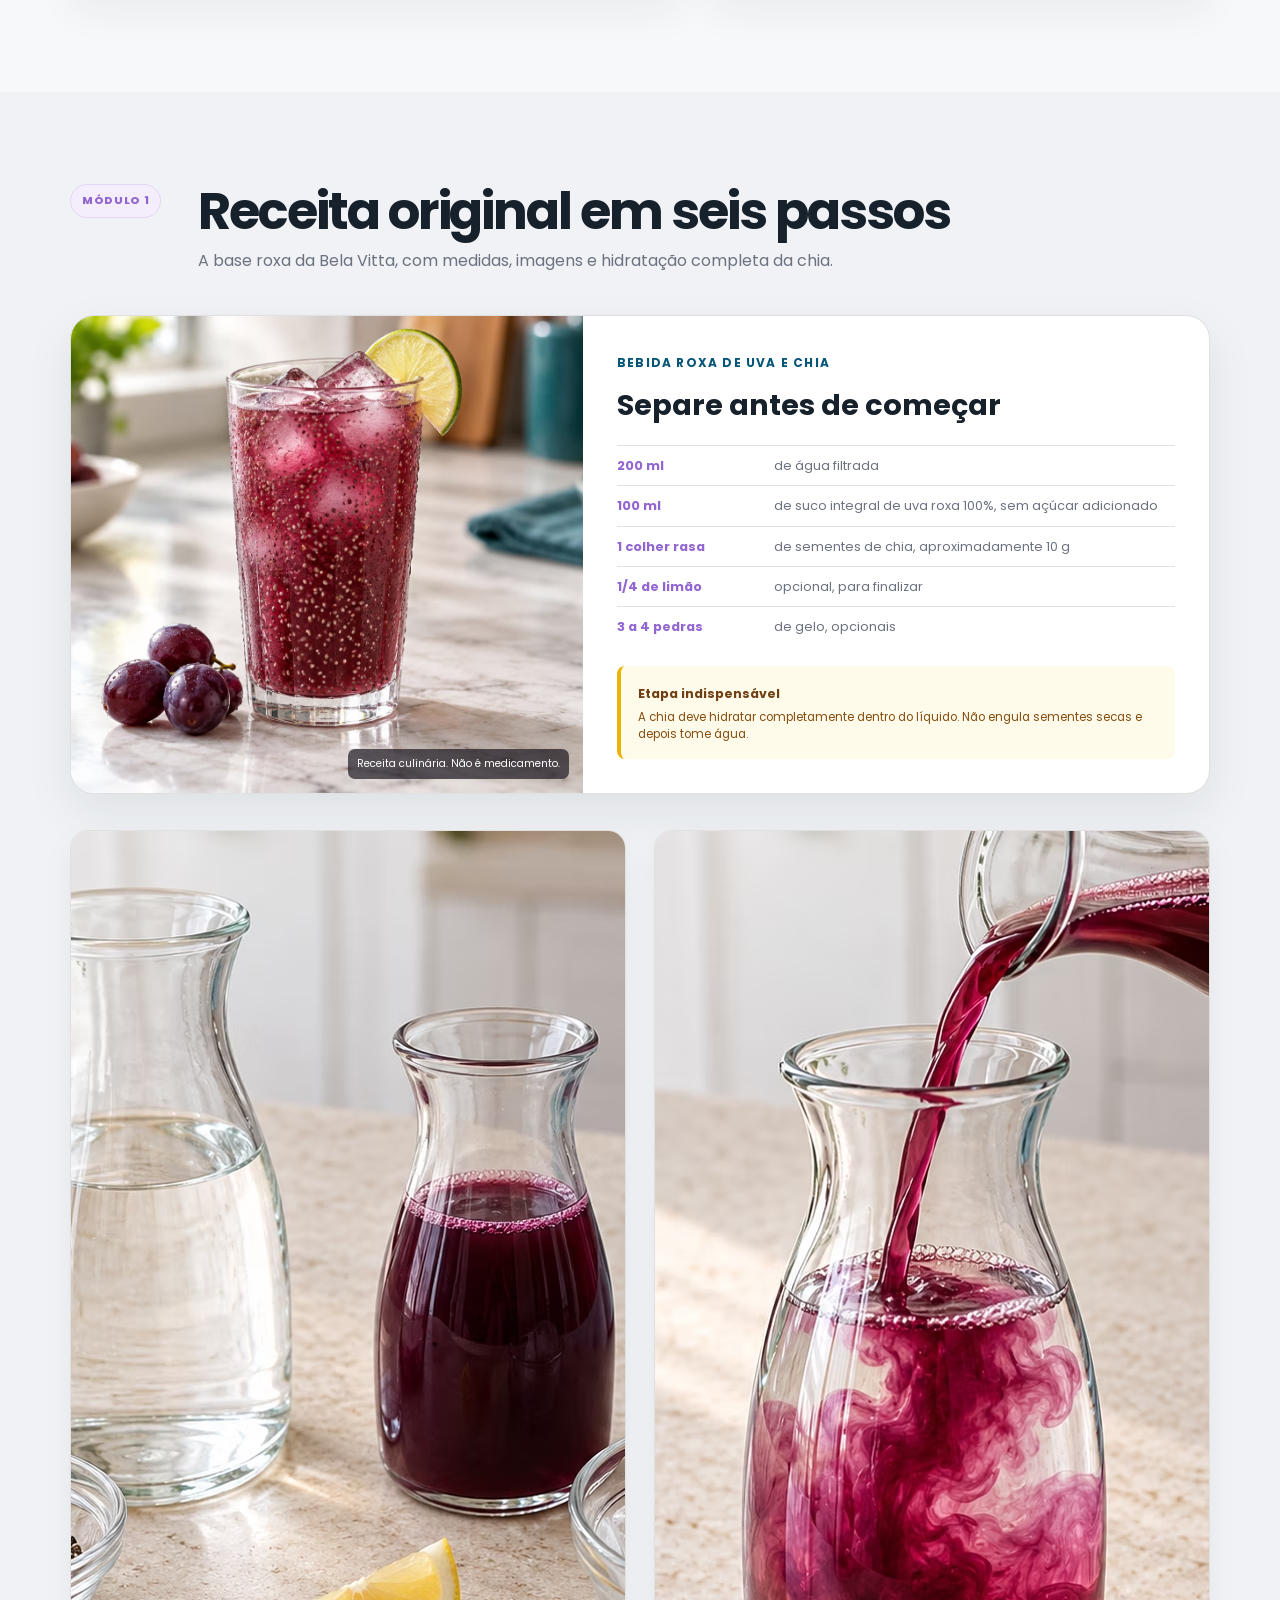
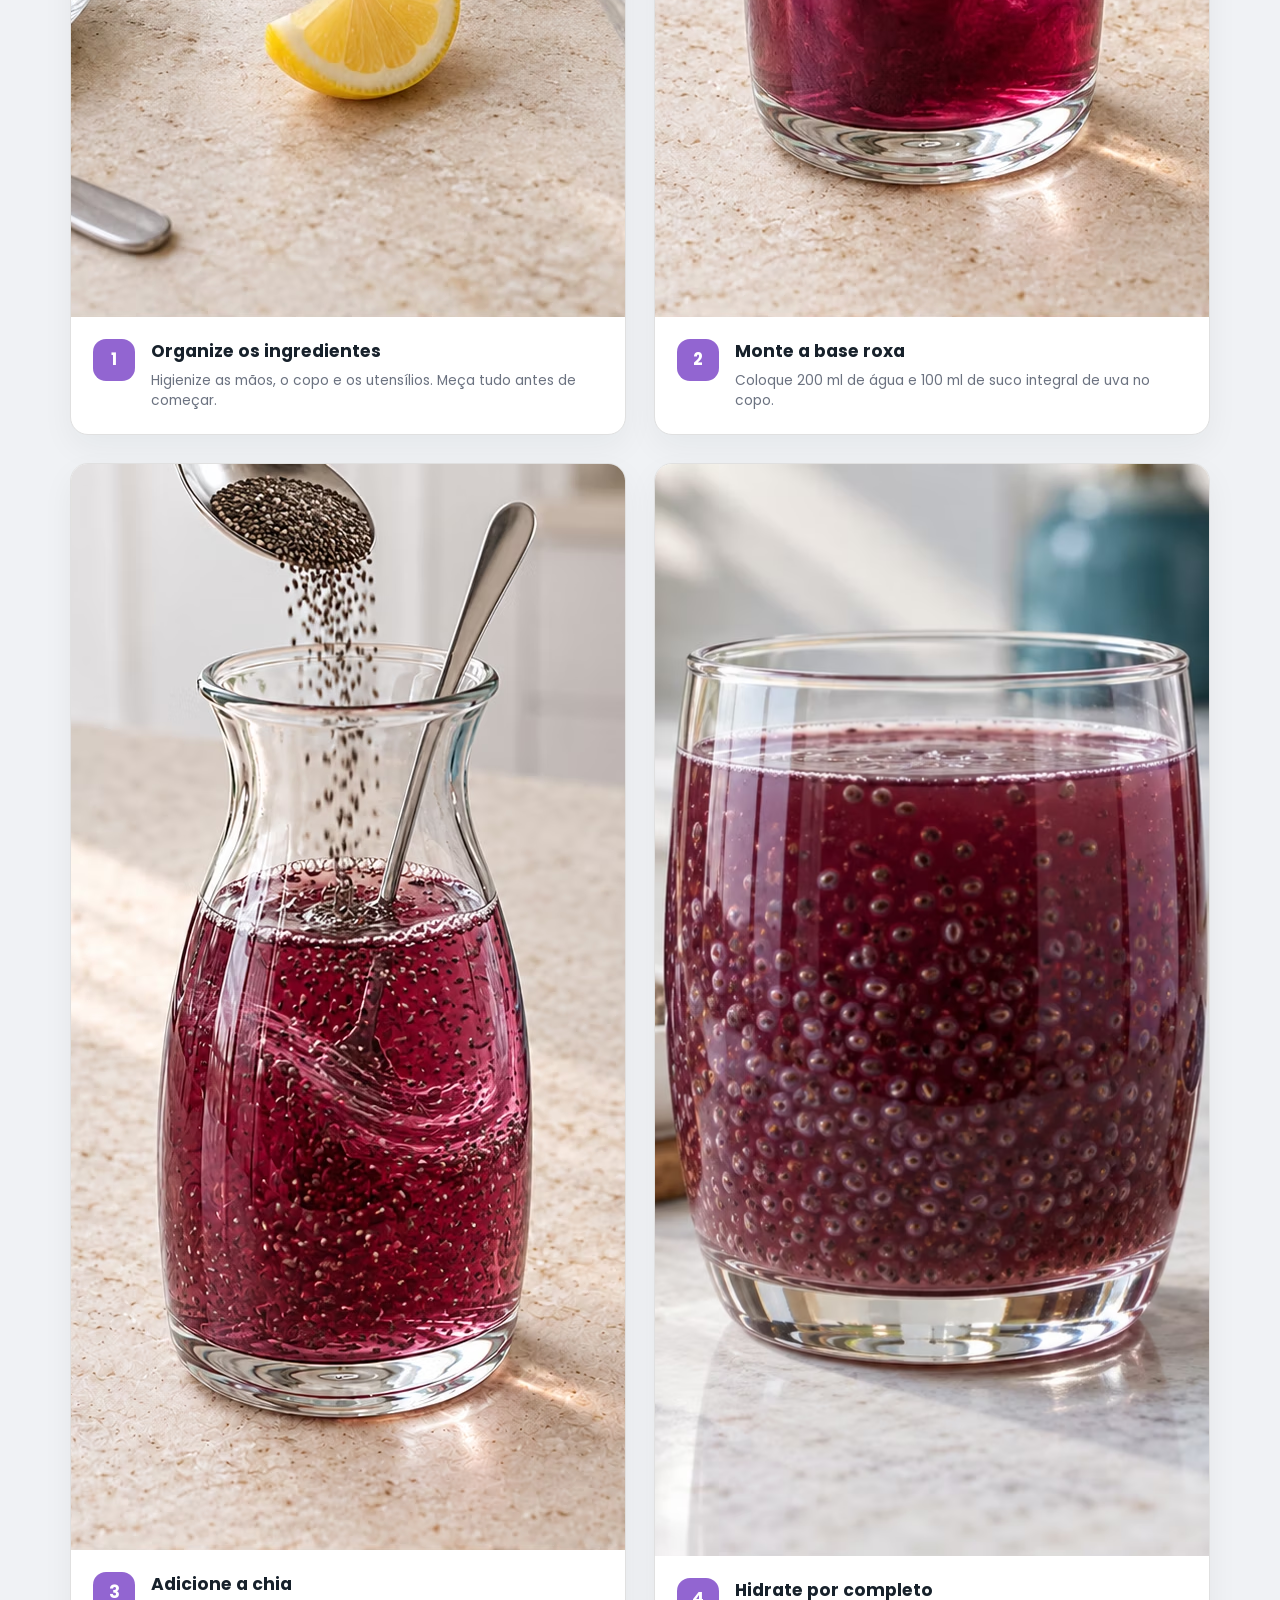
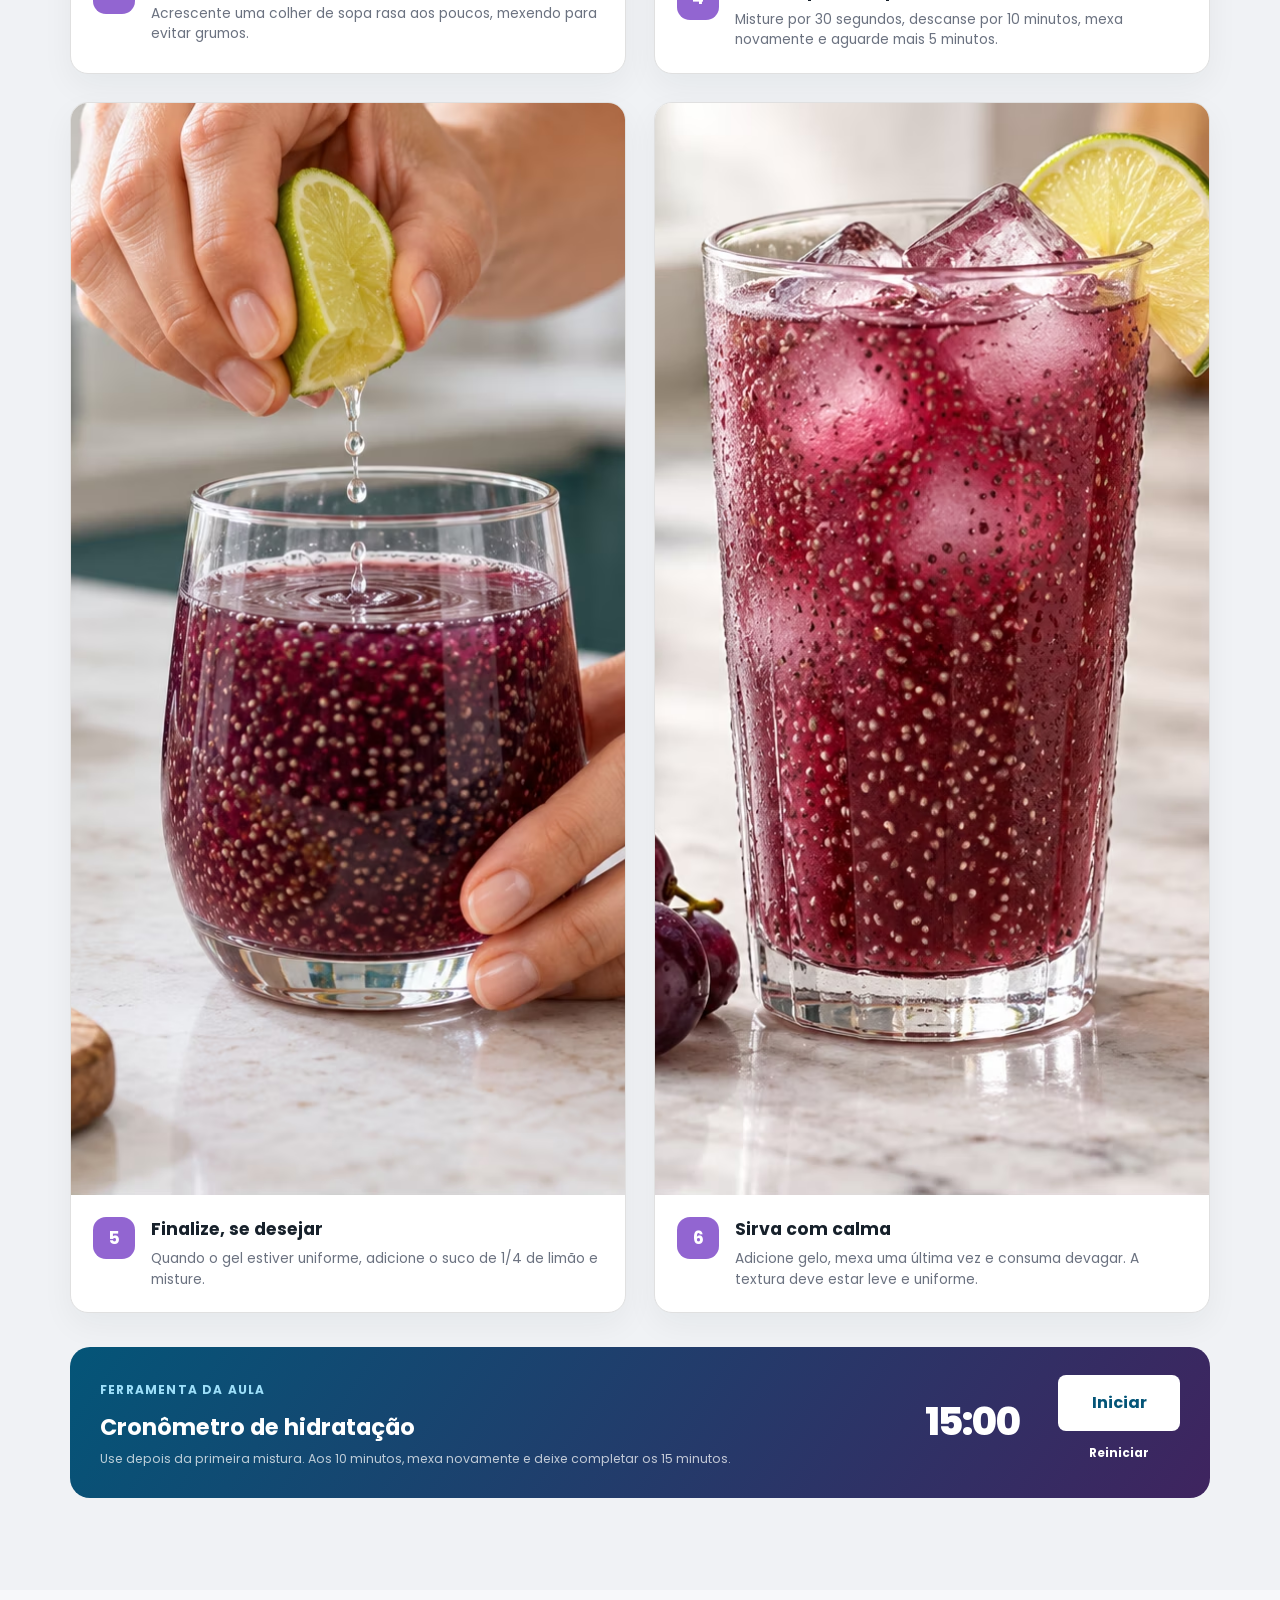
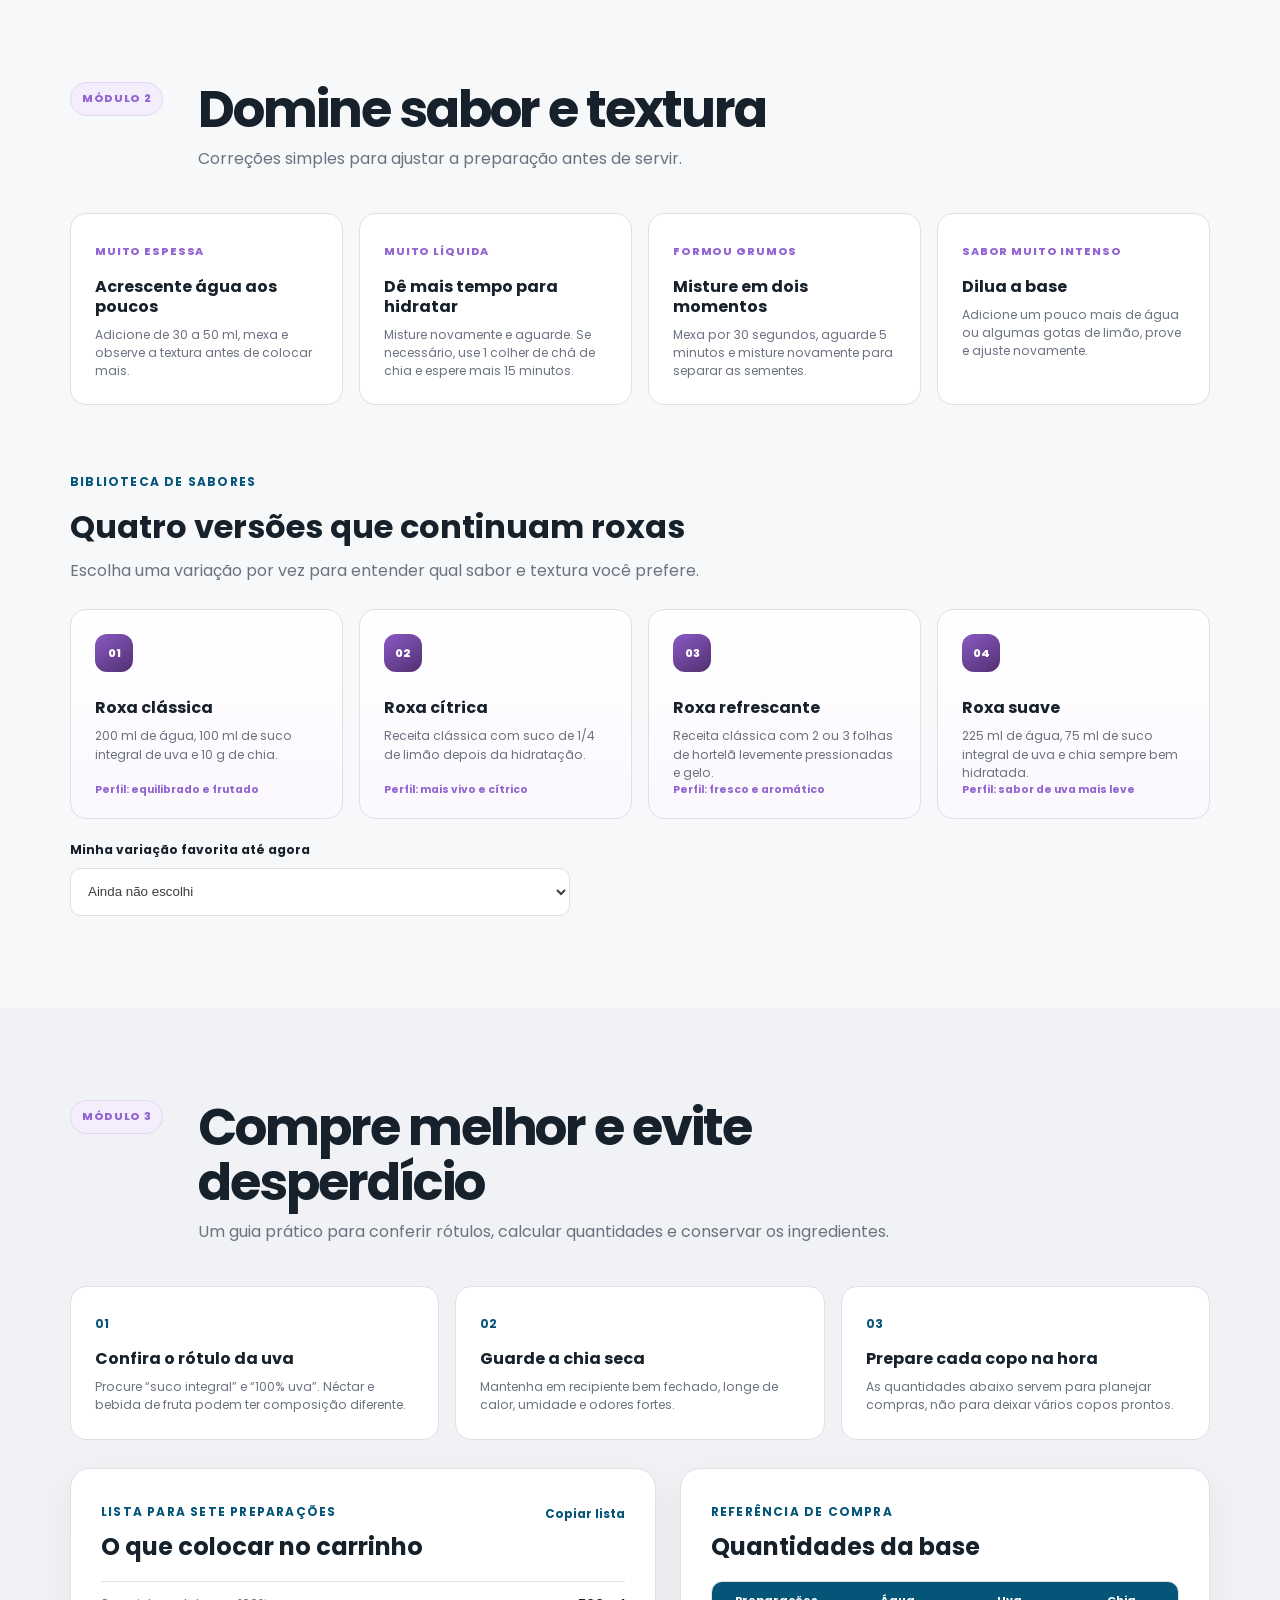
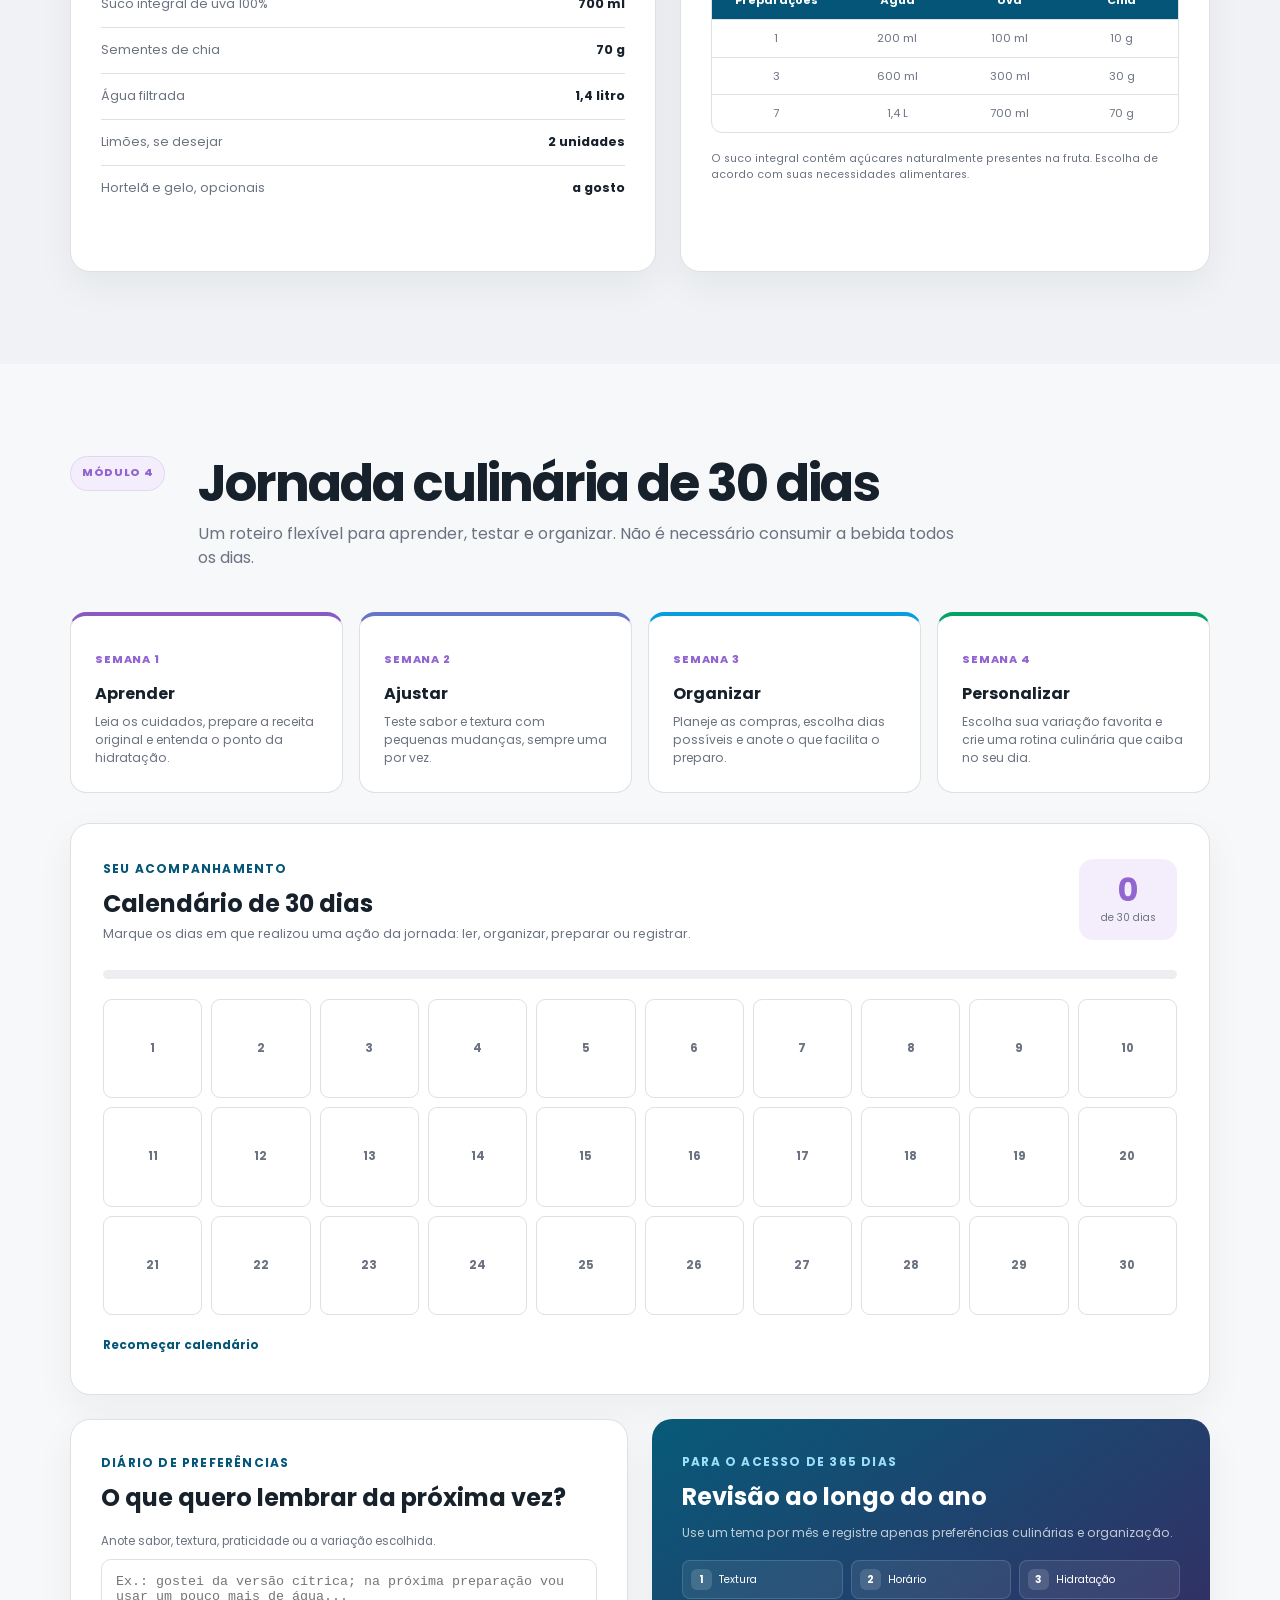
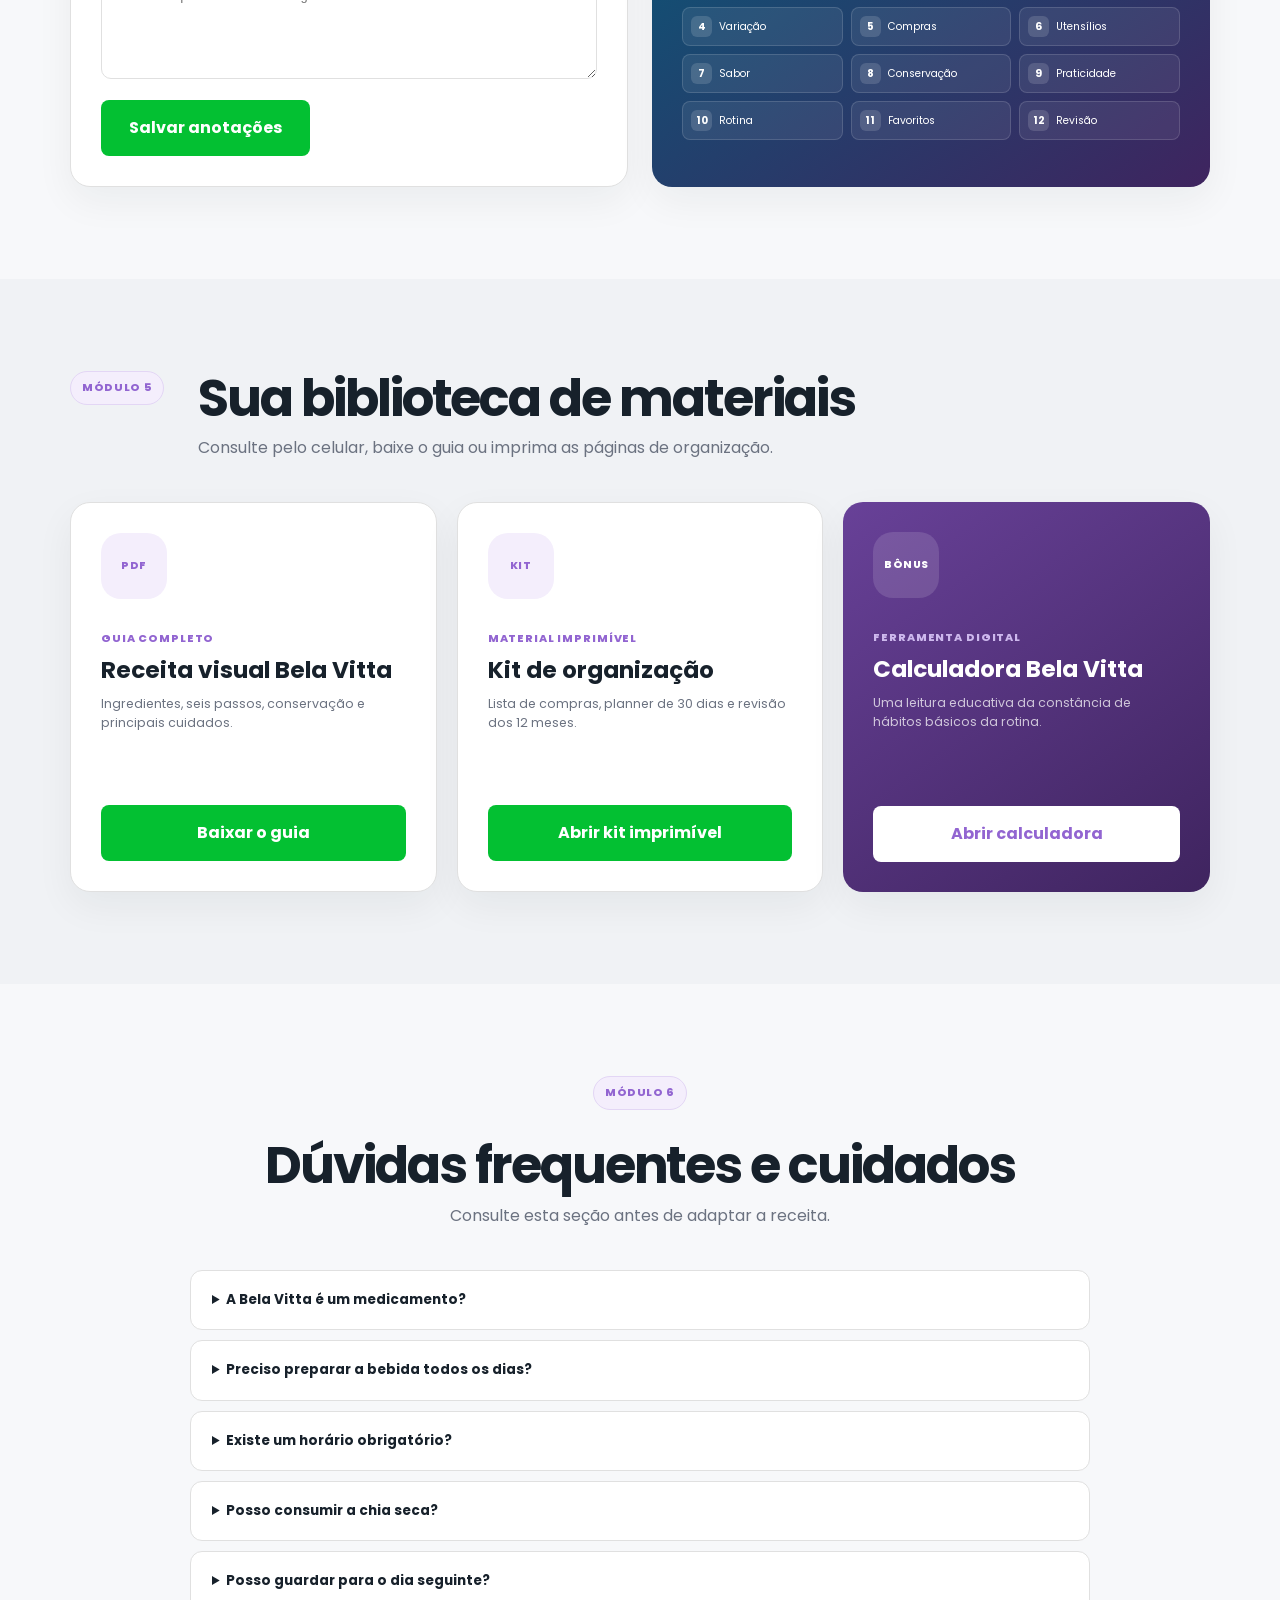
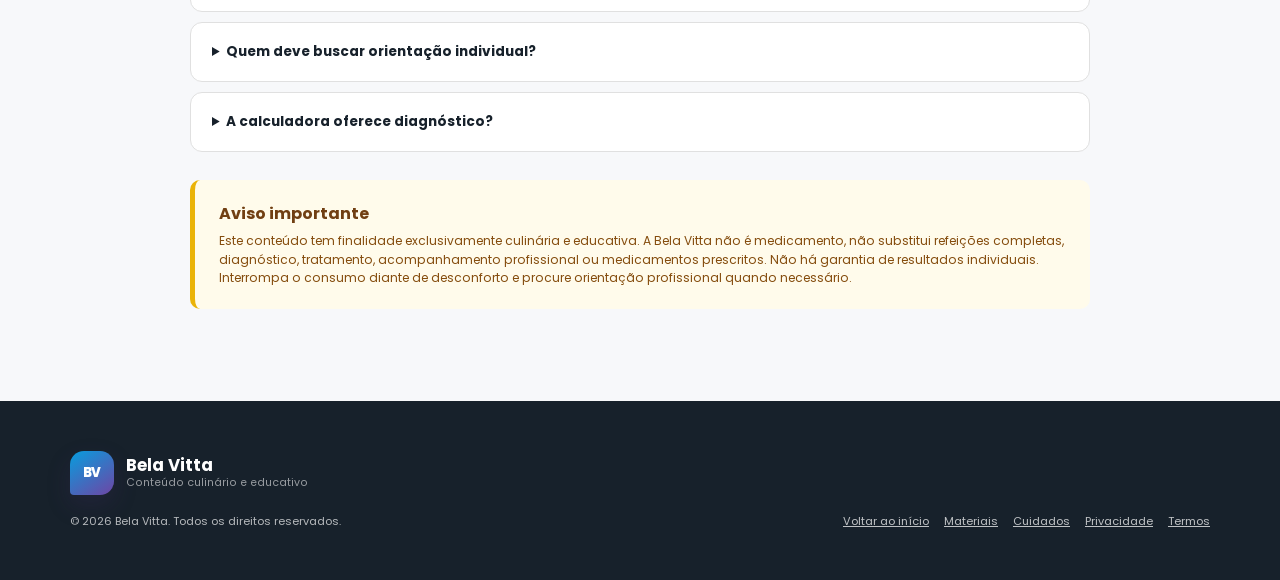
<file: entregavel/index.html>
<!doctype html>
<html lang="pt-BR">
<head>
  <meta charset="utf-8">
  <meta name="viewport" content="width=device-width, initial-scale=1">
  <meta name="robots" content="noindex,nofollow">
  <meta name="description" content="Área de membros Bela Vitta com receita visual, jornada de 30 dias, materiais de organização e calculadora digital.">
  <title>Área de Membros - Bela Vitta</title>
  <link rel="preconnect" href="https://fonts.googleapis.com">
  <link rel="preconnect" href="https://fonts.gstatic.com" crossorigin>
  <link rel="stylesheet" href="/assets/styles.css?v=20261020-2">
  <link rel="stylesheet" href="/assets/member-area.css?v=20261020-1">
</head>
<body class="member-area-page recipe-page">
  <header class="member-header">
    <div class="container member-header__inner">
      <a class="member-brand" href="#inicio" aria-label="Bela Vitta - início da área de membros">
        <span class="member-brand__mark" aria-hidden="true">BV</span>
        <span><strong>Bela Vitta</strong><small>Área de membros</small></span>
      </a>
      <nav class="member-nav" aria-label="Navegação da área de membros">
        <a href="#comece">Comece aqui</a>
        <a href="#receita">Receita</a>
        <a href="#jornada">Jornada</a>
        <a href="#materiais">Materiais</a>
        <a href="#duvidas">Dúvidas</a>
      </nav>
    </div>
  </header>

  <main>
    <section class="member-hero" id="inicio">
      <div class="container member-hero__grid">
        <div>
          <span class="member-status"><i aria-hidden="true"></i> Acesso liberado</span>
          <p class="member-kicker">Bem-vinda à sua área Bela Vitta</p>
          <h1>Seu conteúdo, organizado para acompanhar no seu ritmo</h1>
          <p class="member-hero__lead">Aprenda a preparar, ajustar e organizar a Bebida Roxa de Uva e Chia. Aqui estão as aulas, ferramentas e materiais que você pode consultar sempre que precisar.</p>
          <div class="member-hero__actions">
            <a class="button" href="#comece">Começar agora</a>
            <a class="button button--ghost" href="/downloads/guia-bela-vitta.pdf">Baixar guia em PDF</a>
          </div>
          <div class="member-hero__facts" aria-label="Conteúdo disponível">
            <span><strong>7</strong> módulos práticos</span>
            <span><strong>4</strong> variações roxas</span>
            <span><strong>30</strong> dias de organização</span>
            <span><strong>1</strong> calculadora bônus</span>
          </div>
        </div>

        <aside class="member-progress-card" aria-labelledby="progress-title">
          <div class="member-progress-card__top">
            <span id="progress-title">Seus primeiros passos</span>
            <strong data-onboarding-percent>0%</strong>
          </div>
          <div class="member-progress-bar" role="progressbar" aria-label="Progresso dos primeiros passos" aria-valuemin="0" aria-valuemax="100" aria-valuenow="0" data-onboarding-progress>
            <span></span>
          </div>
          <p data-onboarding-copy>0 de 4 passos concluídos</p>
          <a href="#comece">Continuar de onde parou <span aria-hidden="true">→</span></a>
        </aside>
      </div>
    </section>

    <section class="member-shortcuts" aria-label="Acessos rápidos">
      <div class="container member-shortcuts__grid">
        <a class="member-shortcut" href="#receita"><span>01</span><div><strong>Receita original</strong><small>Ingredientes e seis passos</small></div><b aria-hidden="true">→</b></a>
        <a class="member-shortcut" href="#jornada"><span>02</span><div><strong>Jornada de 30 dias</strong><small>Planner e acompanhamento</small></div><b aria-hidden="true">→</b></a>
        <a class="member-shortcut" href="/calculadora/"><span>03</span><div><strong>Calculadora digital</strong><small>Bônus pós-compra</small></div><b aria-hidden="true">→</b></a>
        <a class="member-shortcut" href="#materiais"><span>04</span><div><strong>Biblioteca</strong><small>PDF e kit imprimível</small></div><b aria-hidden="true">→</b></a>
      </div>
    </section>

    <section class="member-section" id="comece">
      <div class="container">
        <div class="member-section__heading">
          <span class="module-label">Módulo 0</span>
          <div><h2>Comece por aqui</h2><p>Quatro ações simples para conhecer a área e preparar tudo com segurança.</p></div>
        </div>

        <div class="start-grid">
          <article class="start-card">
            <span class="eyebrow">Checklist inicial</span>
            <h3>Organize sua primeira experiência</h3>
            <div class="member-checklist" data-onboarding-list>
              <label><input type="checkbox" value="safety"><span><b>Leia as orientações de segurança</b><small>Veja os cuidados antes de mudar sua alimentação.</small></span></label>
              <label><input type="checkbox" value="ingredients"><span><b>Separe ingredientes e utensílios</b><small>Use as quantidades da receita original.</small></span></label>
              <label><input type="checkbox" value="first-recipe"><span><b>Prepare seu primeiro copo</b><small>Siga as seis etapas e hidrate bem a chia.</small></span></label>
              <label><input type="checkbox" value="tracker"><span><b>Faça sua primeira marcação</b><small>Use o planner apenas para organizar sua rotina.</small></span></label>
            </div>
          </article>

          <article class="start-card start-card--guide">
            <span class="eyebrow">Como usar seu acesso</span>
            <h3>Escolha o ritmo que combina com você</h3>
            <div class="access-paths">
              <div><b>30 dias</b><p>Faça a jornada de quatro semanas, registre suas preferências e guarde o guia.</p></div>
              <div><b>365 dias</b><p>Revisite os módulos, reinicie o planner quando desejar e faça uma revisão culinária por mês.</p></div>
            </div>
            <p class="member-help-text">Não existe frequência obrigatória de consumo. A proposta é aprender e se organizar, sem cobranças.</p>
          </article>
        </div>
      </div>
    </section>

    <section class="member-section member-section--soft" id="receita">
      <div class="container">
        <div class="member-section__heading">
          <span class="module-label">Módulo 1</span>
          <div><h2>Receita original em seis passos</h2><p>A base roxa da Bela Vitta, com medidas, imagens e hidratação completa da chia.</p></div>
        </div>

        <div class="recipe-feature">
          <figure class="recipe-feature__media">
            <img src="/assets/images/receita/passo-06-servir.avif" alt="Copo com bebida roxa de uva e chia hidratada, gelo, limão e uvas ao lado" width="1456" height="1092">
            <figcaption>Receita culinária. Não é medicamento.</figcaption>
          </figure>
          <div class="recipe-feature__content">
            <span class="eyebrow">Bebida Roxa de Uva e Chia</span>
            <h3>Separe antes de começar</h3>
            <ul class="member-ingredients">
              <li><b>200 ml</b><span>de água filtrada</span></li>
              <li><b>100 ml</b><span>de suco integral de uva roxa 100%, sem açúcar adicionado</span></li>
              <li><b>1 colher rasa</b><span>de sementes de chia, aproximadamente 10 g</span></li>
              <li><b>1/4 de limão</b><span>opcional, para finalizar</span></li>
              <li><b>3 a 4 pedras</b><span>de gelo, opcionais</span></li>
            </ul>
            <div class="recipe-safety"><b>Etapa indispensável</b><p>A chia deve hidratar completamente dentro do líquido. Não engula sementes secas e depois tome água.</p></div>
          </div>
        </div>

        <div class="recipe-steps member-recipe-steps">
          <article class="recipe-step">
            <img src="/assets/images/receita/passo-01-ingredientes.avif" alt="Água, suco integral de uva, chia, limão e gelo organizados sobre a bancada" width="1448" height="1086" loading="lazy">
            <div class="recipe-step__body"><b>1</b><div><h3>Organize os ingredientes</h3><p>Higienize as mãos, o copo e os utensílios. Meça tudo antes de começar.</p></div></div>
          </article>
          <article class="recipe-step">
            <img src="/assets/images/receita/passo-02-agua.avif" alt="Água e suco integral de uva sendo combinados em um recipiente de vidro" width="1448" height="1086" loading="lazy">
            <div class="recipe-step__body"><b>2</b><div><h3>Monte a base roxa</h3><p>Coloque 200 ml de água e 100 ml de suco integral de uva no copo.</p></div></div>
          </article>
          <article class="recipe-step">
            <img src="/assets/images/receita/passo-03-chia.avif" alt="Sementes de chia sendo acrescentadas aos poucos à bebida roxa" width="1448" height="1086" loading="lazy">
            <div class="recipe-step__body"><b>3</b><div><h3>Adicione a chia</h3><p>Acrescente uma colher de sopa rasa aos poucos, mexendo para evitar grumos.</p></div></div>
          </article>
          <article class="recipe-step">
            <img src="/assets/images/receita/passo-04-hidratar.avif" alt="Bebida roxa com chia hidratando ao lado de um timer de cozinha" width="1456" height="1092" loading="lazy">
            <div class="recipe-step__body"><b>4</b><div><h3>Hidrate por completo</h3><p>Misture por 30 segundos, descanse por 10 minutos, mexa novamente e aguarde mais 5 minutos.</p></div></div>
          </article>
          <article class="recipe-step">
            <img src="/assets/images/receita/passo-05-limao.avif" alt="Um quarto de limão sendo espremido sobre a bebida roxa com chia hidratada" width="1456" height="1092" loading="lazy">
            <div class="recipe-step__body"><b>5</b><div><h3>Finalize, se desejar</h3><p>Quando o gel estiver uniforme, adicione o suco de 1/4 de limão e misture.</p></div></div>
          </article>
          <article class="recipe-step">
            <img src="/assets/images/receita/passo-06-servir.avif" alt="Bebida roxa de uva e chia pronta para servir com gelo" width="1456" height="1092" loading="lazy">
            <div class="recipe-step__body"><b>6</b><div><h3>Sirva com calma</h3><p>Adicione gelo, mexa uma última vez e consuma devagar. A textura deve estar leve e uniforme.</p></div></div>
          </article>
        </div>

        <div class="hydration-timer" data-recipe-timer>
          <div><span class="eyebrow">Ferramenta da aula</span><h3>Cronômetro de hidratação</h3><p>Use depois da primeira mistura. Aos 10 minutos, mexa novamente e deixe completar os 15 minutos.</p></div>
          <output data-timer-output aria-live="polite">15:00</output>
          <div class="hydration-timer__actions"><button class="button" type="button" data-timer-toggle>Iniciar</button><button class="text-button" type="button" data-timer-reset>Reiniciar</button></div>
        </div>
      </div>
    </section>

    <section class="member-section" id="ajustes">
      <div class="container">
        <div class="member-section__heading">
          <span class="module-label">Módulo 2</span>
          <div><h2>Domine sabor e textura</h2><p>Correções simples para ajustar a preparação antes de servir.</p></div>
        </div>

        <div class="solution-grid">
          <article><span>Muito espessa</span><h3>Acrescente água aos poucos</h3><p>Adicione de 30 a 50 ml, mexa e observe a textura antes de colocar mais.</p></article>
          <article><span>Muito líquida</span><h3>Dê mais tempo para hidratar</h3><p>Misture novamente e aguarde. Se necessário, use 1 colher de chá de chia e espere mais 15 minutos.</p></article>
          <article><span>Formou grumos</span><h3>Misture em dois momentos</h3><p>Mexa por 30 segundos, aguarde 5 minutos e misture novamente para separar as sementes.</p></article>
          <article><span>Sabor muito intenso</span><h3>Dilua a base</h3><p>Adicione um pouco mais de água ou algumas gotas de limão, prove e ajuste novamente.</p></article>
        </div>

        <div class="subsection-heading"><span class="eyebrow">Biblioteca de sabores</span><h3>Quatro versões que continuam roxas</h3><p>Escolha uma variação por vez para entender qual sabor e textura você prefere.</p></div>
        <div class="variation-grid">
          <article class="variation-card"><span>01</span><h3>Roxa clássica</h3><p>200 ml de água, 100 ml de suco integral de uva e 10 g de chia.</p><small>Perfil: equilibrado e frutado</small></article>
          <article class="variation-card"><span>02</span><h3>Roxa cítrica</h3><p>Receita clássica com suco de 1/4 de limão depois da hidratação.</p><small>Perfil: mais vivo e cítrico</small></article>
          <article class="variation-card"><span>03</span><h3>Roxa refrescante</h3><p>Receita clássica com 2 ou 3 folhas de hortelã levemente pressionadas e gelo.</p><small>Perfil: fresco e aromático</small></article>
          <article class="variation-card"><span>04</span><h3>Roxa suave</h3><p>225 ml de água, 75 ml de suco integral de uva e chia sempre bem hidratada.</p><small>Perfil: sabor de uva mais leve</small></article>
        </div>
        <label class="favorite-select">Minha variação favorita até agora<select data-favorite-variation><option value="">Ainda não escolhi</option><option>Roxa clássica</option><option>Roxa cítrica</option><option>Roxa refrescante</option><option>Roxa suave</option></select></label>
      </div>
    </section>

    <section class="member-section member-section--soft" id="organizacao">
      <div class="container">
        <div class="member-section__heading">
          <span class="module-label">Módulo 3</span>
          <div><h2>Compre melhor e evite desperdício</h2><p>Um guia prático para conferir rótulos, calcular quantidades e conservar os ingredientes.</p></div>
        </div>

        <div class="ingredient-guide-grid">
          <article><b>01</b><h3>Confira o rótulo da uva</h3><p>Procure “suco integral” e “100% uva”. Néctar e bebida de fruta podem ter composição diferente.</p></article>
          <article><b>02</b><h3>Guarde a chia seca</h3><p>Mantenha em recipiente bem fechado, longe de calor, umidade e odores fortes.</p></article>
          <article><b>03</b><h3>Prepare cada copo na hora</h3><p>As quantidades abaixo servem para planejar compras, não para deixar vários copos prontos.</p></article>
        </div>

        <div class="shopping-layout">
          <article class="shopping-card" data-shopping-card>
            <div class="shopping-card__head"><div><span class="eyebrow">Lista para sete preparações</span><h3>O que colocar no carrinho</h3></div><button class="text-button" type="button" data-copy-shopping>Copiar lista</button></div>
            <ul>
              <li><span>Suco integral de uva 100%</span><b>700 ml</b></li>
              <li><span>Sementes de chia</span><b>70 g</b></li>
              <li><span>Água filtrada</span><b>1,4 litro</b></li>
              <li><span>Limões, se desejar</span><b>2 unidades</b></li>
              <li><span>Hortelã e gelo, opcionais</span><b>a gosto</b></li>
            </ul>
            <p class="inline-status" data-shopping-status aria-live="polite"></p>
          </article>
          <article class="quantity-card">
            <span class="eyebrow">Referência de compra</span><h3>Quantidades da base</h3>
            <div class="quantity-table" role="table" aria-label="Quantidades da receita por número de preparações">
              <div role="row"><b role="columnheader">Preparações</b><b role="columnheader">Água</b><b role="columnheader">Uva</b><b role="columnheader">Chia</b></div>
              <div role="row"><span role="cell">1</span><span role="cell">200 ml</span><span role="cell">100 ml</span><span role="cell">10 g</span></div>
              <div role="row"><span role="cell">3</span><span role="cell">600 ml</span><span role="cell">300 ml</span><span role="cell">30 g</span></div>
              <div role="row"><span role="cell">7</span><span role="cell">1,4 L</span><span role="cell">700 ml</span><span role="cell">70 g</span></div>
            </div>
            <small>O suco integral contém açúcares naturalmente presentes na fruta. Escolha de acordo com suas necessidades alimentares.</small>
          </article>
        </div>
      </div>
    </section>

    <section class="member-section" id="jornada">
      <div class="container">
        <div class="member-section__heading">
          <span class="module-label">Módulo 4</span>
          <div><h2>Jornada culinária de 30 dias</h2><p>Um roteiro flexível para aprender, testar e organizar. Não é necessário consumir a bebida todos os dias.</p></div>
        </div>

        <div class="week-grid">
          <article><span>Semana 1</span><h3>Aprender</h3><p>Leia os cuidados, prepare a receita original e entenda o ponto da hidratação.</p></article>
          <article><span>Semana 2</span><h3>Ajustar</h3><p>Teste sabor e textura com pequenas mudanças, sempre uma por vez.</p></article>
          <article><span>Semana 3</span><h3>Organizar</h3><p>Planeje as compras, escolha dias possíveis e anote o que facilita o preparo.</p></article>
          <article><span>Semana 4</span><h3>Personalizar</h3><p>Escolha sua variação favorita e crie uma rotina culinária que caiba no seu dia.</p></article>
        </div>

        <div class="tracker-card">
          <div class="tracker-card__head"><div><span class="eyebrow">Seu acompanhamento</span><h3>Calendário de 30 dias</h3><p>Marque os dias em que realizou uma ação da jornada: ler, organizar, preparar ou registrar.</p></div><div class="tracker-score"><strong data-tracker-count>0</strong><span>de 30 dias</span></div></div>
          <div class="tracker-progress" role="progressbar" aria-label="Progresso da jornada de 30 dias" aria-valuemin="0" aria-valuemax="30" aria-valuenow="0" data-tracker-progress><span></span></div>
          <div class="tracker-grid" data-tracker-grid aria-label="Dias da jornada"></div>
          <button class="text-button" type="button" data-tracker-reset>Recomeçar calendário</button>
        </div>

        <div class="journal-grid">
          <article class="journal-card">
            <span class="eyebrow">Diário de preferências</span><h3>O que quero lembrar da próxima vez?</h3>
            <label for="member-notes">Anote sabor, textura, praticidade ou a variação escolhida.</label>
            <textarea id="member-notes" rows="6" maxlength="1200" placeholder="Ex.: gostei da versão cítrica; na próxima preparação vou usar um pouco mais de água..." data-member-notes></textarea>
            <div><button class="button" type="button" data-notes-save>Salvar anotações</button><span class="inline-status" data-notes-status aria-live="polite"></span></div>
          </article>
          <article class="journal-card journal-card--annual">
            <span class="eyebrow">Para o acesso de 365 dias</span><h3>Revisão ao longo do ano</h3>
            <p>Use um tema por mês e registre apenas preferências culinárias e organização.</p>
            <ol class="annual-list">
              <li><b>1</b> Textura</li><li><b>2</b> Horário</li><li><b>3</b> Hidratação</li><li><b>4</b> Variação</li>
              <li><b>5</b> Compras</li><li><b>6</b> Utensílios</li><li><b>7</b> Sabor</li><li><b>8</b> Conservação</li>
              <li><b>9</b> Praticidade</li><li><b>10</b> Rotina</li><li><b>11</b> Favoritos</li><li><b>12</b> Revisão</li>
            </ol>
          </article>
        </div>
      </div>
    </section>

    <section class="member-section member-section--soft" id="materiais">
      <div class="container">
        <div class="member-section__heading">
          <span class="module-label">Módulo 5</span>
          <div><h2>Sua biblioteca de materiais</h2><p>Consulte pelo celular, baixe o guia ou imprima as páginas de organização.</p></div>
        </div>

        <div class="resource-grid">
          <article class="resource-card"><span class="resource-card__icon" aria-hidden="true">PDF</span><div><small>Guia completo</small><h3>Receita visual Bela Vitta</h3><p>Ingredientes, seis passos, conservação e principais cuidados.</p></div><a class="button button--wide" href="/downloads/guia-bela-vitta.pdf">Baixar o guia</a></article>
          <article class="resource-card"><span class="resource-card__icon" aria-hidden="true">KIT</span><div><small>Material imprimível</small><h3>Kit de organização</h3><p>Lista de compras, planner de 30 dias e revisão dos 12 meses.</p></div><a class="button button--wide" href="/materiais/">Abrir kit imprimível</a></article>
          <article class="resource-card resource-card--featured"><span class="resource-card__icon" aria-hidden="true">BÔNUS</span><div><small>Ferramenta digital</small><h3>Calculadora Bela Vitta</h3><p>Uma leitura educativa da constância de hábitos básicos da rotina.</p></div><a class="button button--wide" href="/calculadora/">Abrir calculadora</a></article>
        </div>
      </div>
    </section>

    <section class="member-section" id="duvidas">
      <div class="container container--narrow">
        <div class="member-section__heading member-section__heading--center">
          <span class="module-label">Módulo 6</span>
          <div><h2>Dúvidas frequentes e cuidados</h2><p>Consulte esta seção antes de adaptar a receita.</p></div>
        </div>
        <div class="member-faq">
          <details><summary>A Bela Vitta é um medicamento?</summary><p>Não. É um conteúdo culinário e educativo e não se destina a diagnosticar, prevenir, tratar ou curar doenças.</p></details>
          <details><summary>Preciso preparar a bebida todos os dias?</summary><p>Não. A jornada é flexível. Inclua a receita apenas quando fizer sentido na sua alimentação e rotina.</p></details>
          <details><summary>Existe um horário obrigatório?</summary><p>Não existe horário obrigatório ou “mágico”. Escolha um momento compatível com sua rotina. A bebida não substitui refeições completas.</p></details>
          <details><summary>Posso consumir a chia seca?</summary><p>Não. A chia deve ser misturada e completamente hidratada dentro do líquido antes do consumo.</p></details>
          <details><summary>Posso guardar para o dia seguinte?</summary><p>Prefira preparar na hora. Se necessário, use recipiente limpo e fechado, mantenha refrigerado e consuma em até 24 horas. Descarte diante de mudança incomum de cheiro, sabor ou aparência.</p></details>
          <details><summary>Quem deve buscar orientação individual?</summary><p>Pessoas com alergias, dificuldade para engolir, condições gastrointestinais, gravidez, amamentação, crianças, uso contínuo de medicamentos, diabetes, restrição de líquidos ou necessidades alimentares específicas.</p></details>
          <details><summary>A calculadora oferece diagnóstico?</summary><p>Não. O índice é apenas educativo e serve para reflexão sobre organização da rotina.</p></details>
        </div>
        <div class="member-warning"><strong>Aviso importante</strong><p>Este conteúdo tem finalidade exclusivamente culinária e educativa. A Bela Vitta não é medicamento, não substitui refeições completas, diagnóstico, tratamento, acompanhamento profissional ou medicamentos prescritos. Não há garantia de resultados individuais. Interrompa o consumo diante de desconforto e procure orientação profissional quando necessário.</p></div>
      </div>
    </section>
  </main>

  <footer class="member-footer">
    <div class="container member-footer__grid">
      <div><a class="member-brand member-brand--footer" href="#inicio"><span class="member-brand__mark" aria-hidden="true">BV</span><span><strong>Bela Vitta</strong><small>Conteúdo culinário e educativo</small></span></a><p>© <span data-current-year></span> Bela Vitta. Todos os direitos reservados.</p></div>
      <nav aria-label="Links da área"><a href="#inicio">Voltar ao início</a><a href="#materiais">Materiais</a><a href="#duvidas">Cuidados</a><a href="#" data-legal="privacy">Privacidade</a><a href="#" data-legal="terms">Termos</a></nav>
    </div>
  </footer>

  <script src="/assets/config.js?v=20261021-1"></script>
  <script src="/assets/app.js?v=20261019-6"></script>
  <script src="/assets/member-area.js?v=20261020-1"></script>
</body>
</html>
</file>
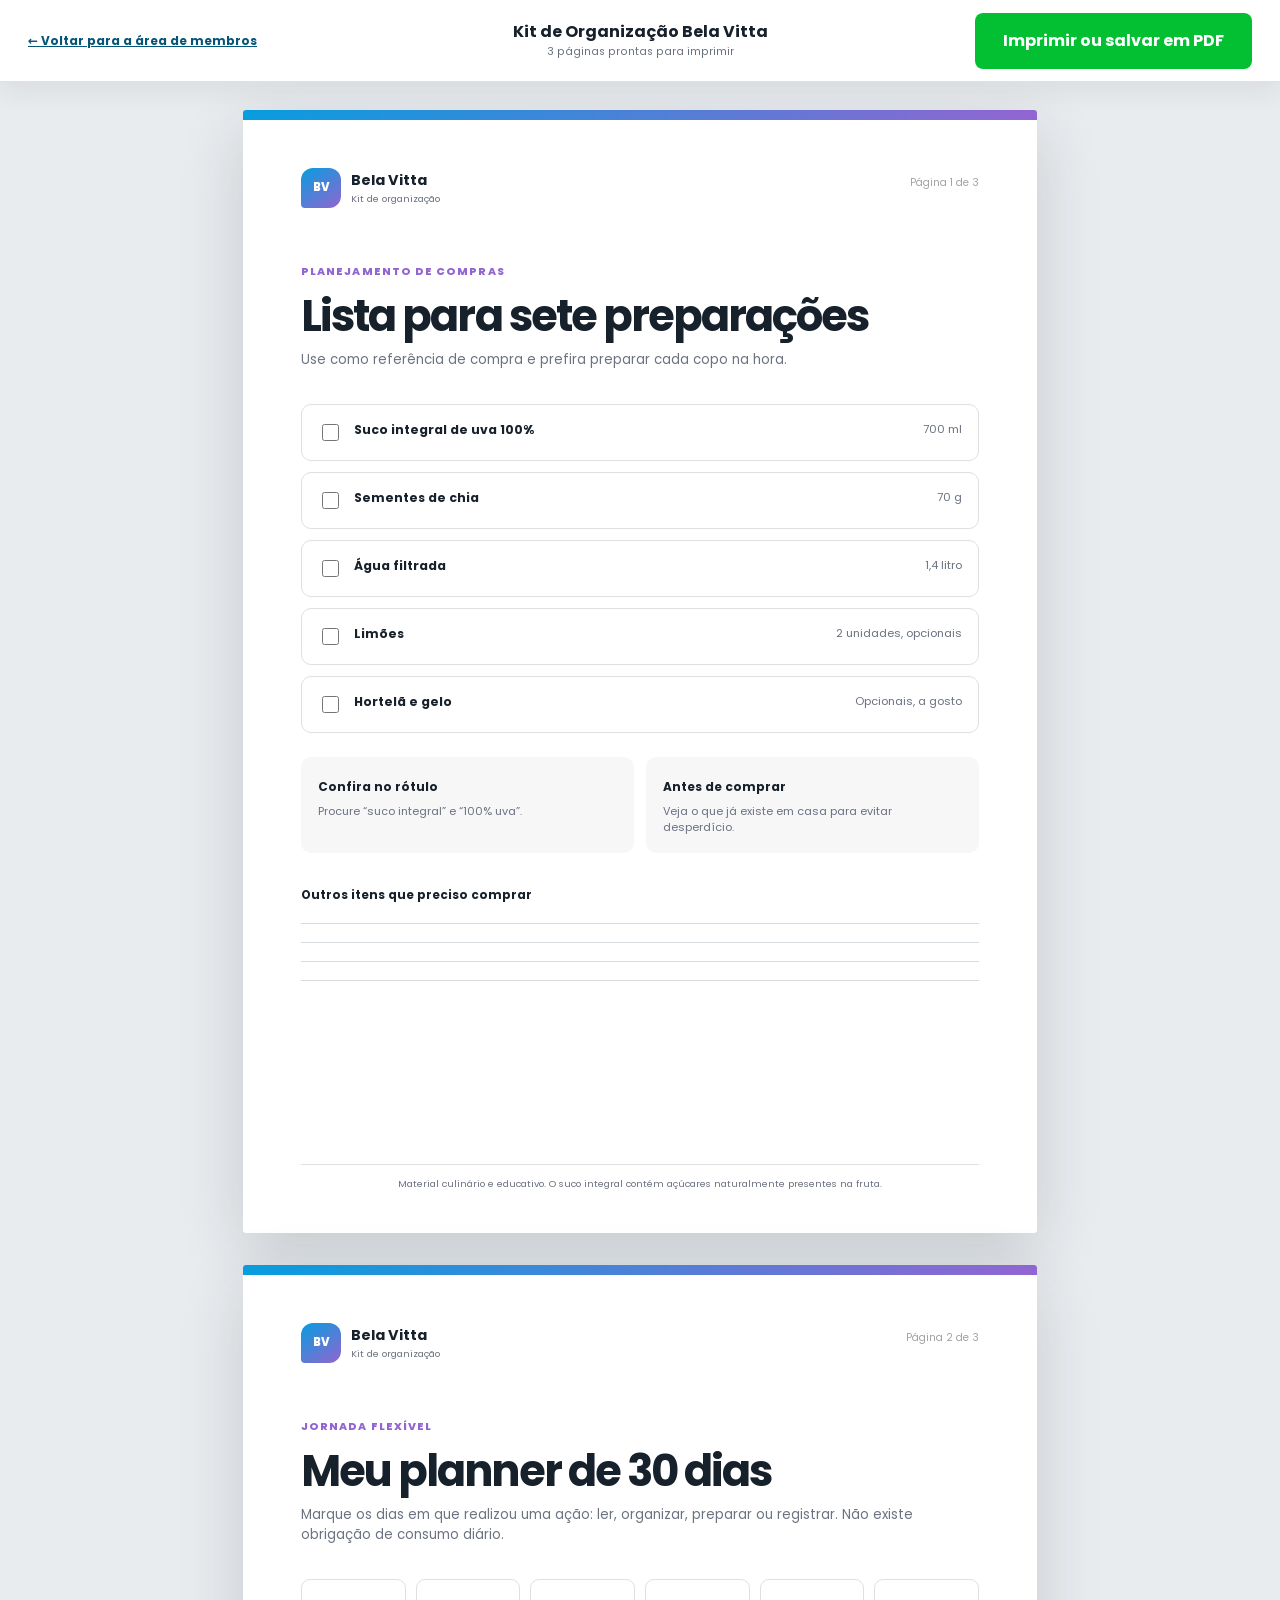
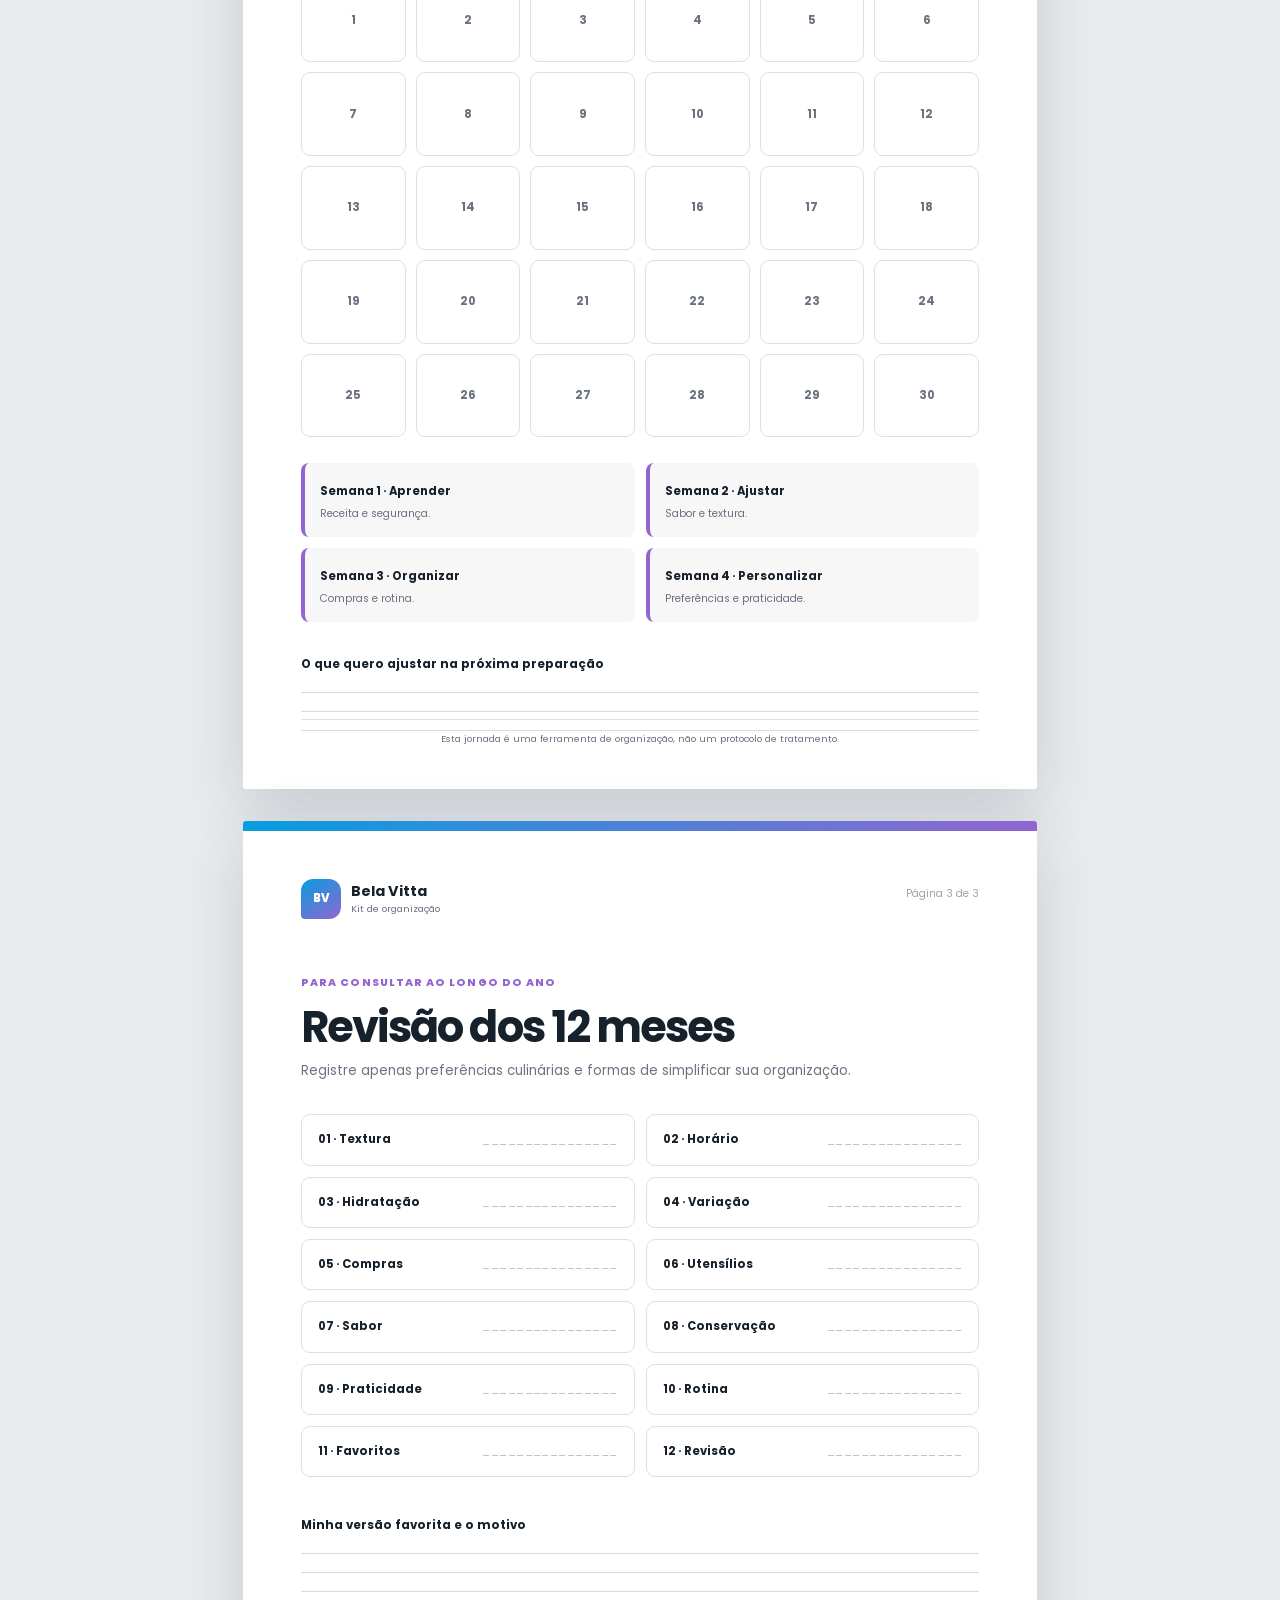
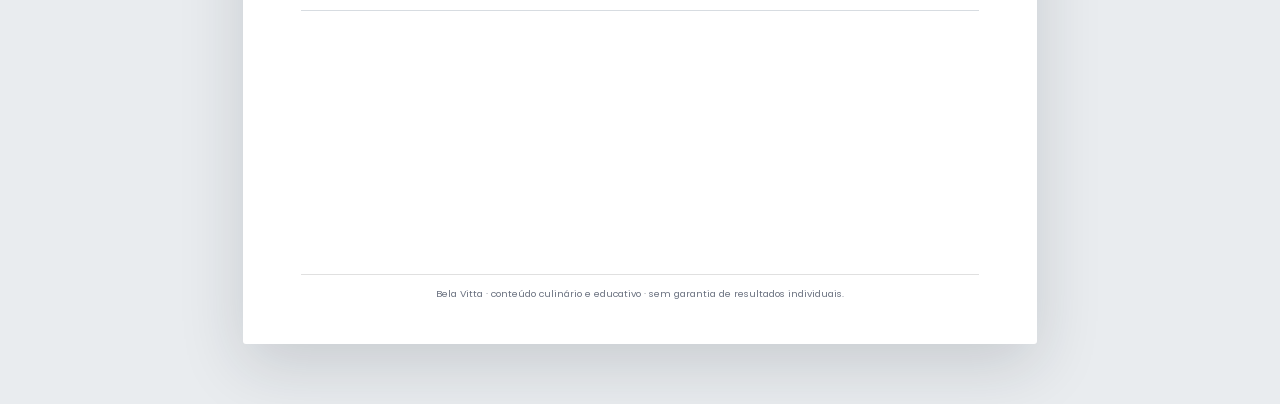
<file: materiais/index.html>
<!doctype html>
<html lang="pt-BR">
<head>
  <meta charset="utf-8">
  <meta name="viewport" content="width=device-width, initial-scale=1">
  <meta name="robots" content="noindex,nofollow">
  <meta name="description" content="Kit imprimível de organização Bela Vitta.">
  <title>Kit de Organização - Bela Vitta</title>
  <link rel="preconnect" href="https://fonts.googleapis.com">
  <link rel="preconnect" href="https://fonts.gstatic.com" crossorigin>
  <link rel="stylesheet" href="/assets/styles.css?v=20261020-2">
  <link rel="stylesheet" href="/assets/printables.css?v=20261020-1">
</head>
<body class="printables-page">
  <header class="printables-toolbar">
    <a href="/entregavel/">← Voltar para a área de membros</a>
    <div><strong>Kit de Organização Bela Vitta</strong><span>3 páginas prontas para imprimir</span></div>
    <button class="button" type="button" data-print-kit>Imprimir ou salvar em PDF</button>
  </header>

  <main class="printables-stack">
    <section class="print-sheet">
      <div class="print-sheet__brand"><span>BV</span><div><strong>Bela Vitta</strong><small>Kit de organização</small></div></div>
      <p class="print-sheet__number">Página 1 de 3</p>
      <span class="print-kicker">Planejamento de compras</span>
      <h1>Lista para sete preparações</h1>
      <p class="print-lead">Use como referência de compra e prefira preparar cada copo na hora.</p>

      <div class="print-checklist">
        <label><input type="checkbox"><span><b>Suco integral de uva 100%</b><small>700 ml</small></span></label>
        <label><input type="checkbox"><span><b>Sementes de chia</b><small>70 g</small></span></label>
        <label><input type="checkbox"><span><b>Água filtrada</b><small>1,4 litro</small></span></label>
        <label><input type="checkbox"><span><b>Limões</b><small>2 unidades, opcionais</small></span></label>
        <label><input type="checkbox"><span><b>Hortelã e gelo</b><small>Opcionais, a gosto</small></span></label>
      </div>

      <div class="print-note-grid">
        <div><b>Confira no rótulo</b><p>Procure “suco integral” e “100% uva”.</p></div>
        <div><b>Antes de comprar</b><p>Veja o que já existe em casa para evitar desperdício.</p></div>
      </div>
      <div class="write-lines"><b>Outros itens que preciso comprar</b><i></i><i></i><i></i><i></i></div>
      <footer>Material culinário e educativo. O suco integral contém açúcares naturalmente presentes na fruta.</footer>
    </section>

    <section class="print-sheet">
      <div class="print-sheet__brand"><span>BV</span><div><strong>Bela Vitta</strong><small>Kit de organização</small></div></div>
      <p class="print-sheet__number">Página 2 de 3</p>
      <span class="print-kicker">Jornada flexível</span>
      <h1>Meu planner de 30 dias</h1>
      <p class="print-lead">Marque os dias em que realizou uma ação: ler, organizar, preparar ou registrar. Não existe obrigação de consumo diário.</p>

      <div class="print-day-grid" aria-label="Calendário de 30 dias">
        <span>1</span><span>2</span><span>3</span><span>4</span><span>5</span><span>6</span>
        <span>7</span><span>8</span><span>9</span><span>10</span><span>11</span><span>12</span>
        <span>13</span><span>14</span><span>15</span><span>16</span><span>17</span><span>18</span>
        <span>19</span><span>20</span><span>21</span><span>22</span><span>23</span><span>24</span>
        <span>25</span><span>26</span><span>27</span><span>28</span><span>29</span><span>30</span>
      </div>

      <div class="print-week-grid">
        <div><b>Semana 1 · Aprender</b><p>Receita e segurança.</p></div>
        <div><b>Semana 2 · Ajustar</b><p>Sabor e textura.</p></div>
        <div><b>Semana 3 · Organizar</b><p>Compras e rotina.</p></div>
        <div><b>Semana 4 · Personalizar</b><p>Preferências e praticidade.</p></div>
      </div>
      <div class="write-lines"><b>O que quero ajustar na próxima preparação</b><i></i><i></i><i></i></div>
      <footer>Esta jornada é uma ferramenta de organização, não um protocolo de tratamento.</footer>
    </section>

    <section class="print-sheet">
      <div class="print-sheet__brand"><span>BV</span><div><strong>Bela Vitta</strong><small>Kit de organização</small></div></div>
      <p class="print-sheet__number">Página 3 de 3</p>
      <span class="print-kicker">Para consultar ao longo do ano</span>
      <h1>Revisão dos 12 meses</h1>
      <p class="print-lead">Registre apenas preferências culinárias e formas de simplificar sua organização.</p>

      <div class="print-month-grid">
        <div><b>01 · Textura</b><span>________________</span></div>
        <div><b>02 · Horário</b><span>________________</span></div>
        <div><b>03 · Hidratação</b><span>________________</span></div>
        <div><b>04 · Variação</b><span>________________</span></div>
        <div><b>05 · Compras</b><span>________________</span></div>
        <div><b>06 · Utensílios</b><span>________________</span></div>
        <div><b>07 · Sabor</b><span>________________</span></div>
        <div><b>08 · Conservação</b><span>________________</span></div>
        <div><b>09 · Praticidade</b><span>________________</span></div>
        <div><b>10 · Rotina</b><span>________________</span></div>
        <div><b>11 · Favoritos</b><span>________________</span></div>
        <div><b>12 · Revisão</b><span>________________</span></div>
      </div>
      <div class="write-lines write-lines--large"><b>Minha versão favorita e o motivo</b><i></i><i></i><i></i><i></i></div>
      <footer>Bela Vitta · conteúdo culinário e educativo · sem garantia de resultados individuais.</footer>
    </section>
  </main>

  <script>document.querySelector("[data-print-kit]").addEventListener("click", function () { window.print(); });</script>
</body>
</html>
</file>
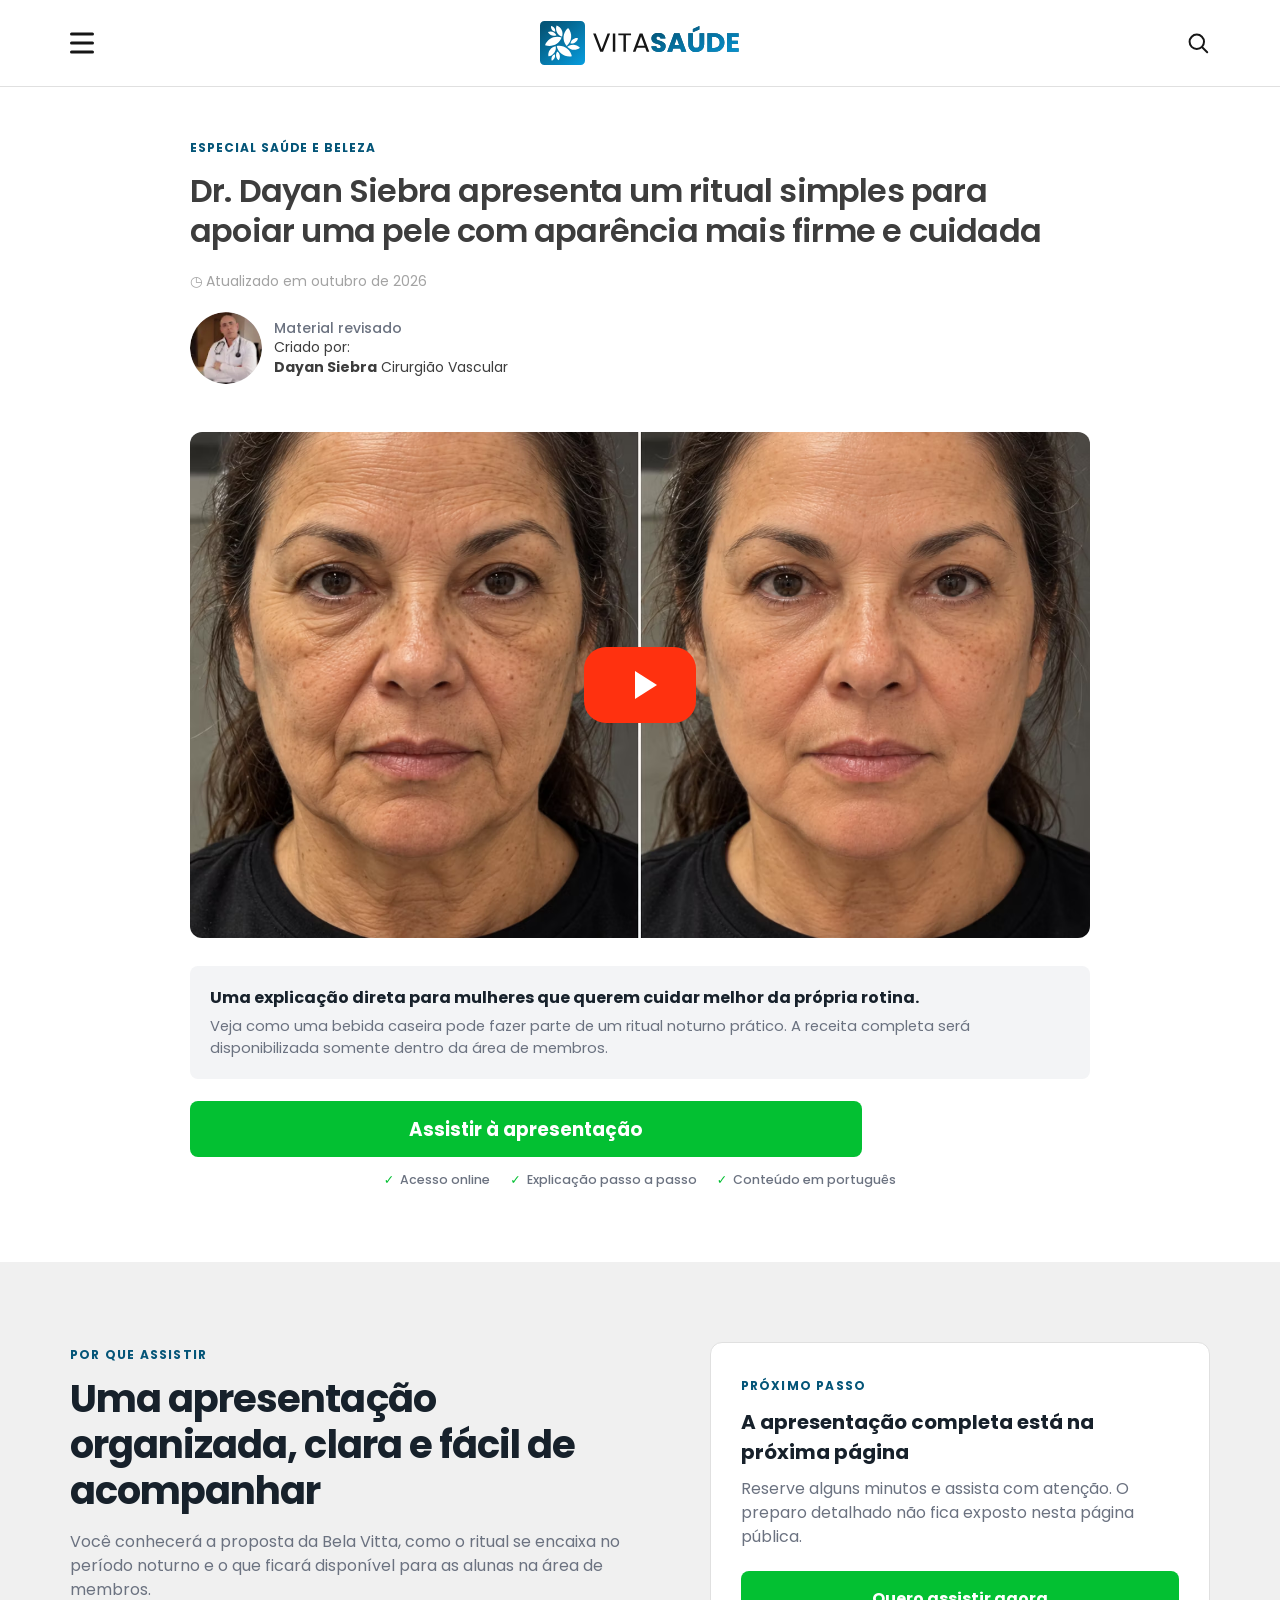
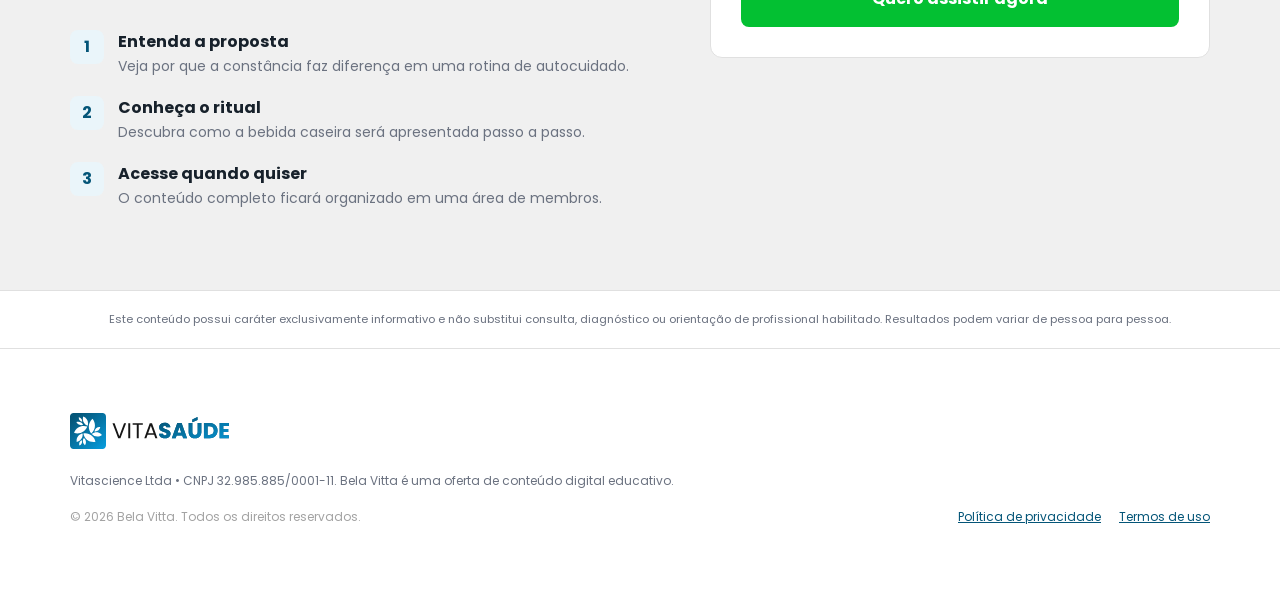
<file: presell/index.html>
<!doctype html>
<html lang="pt-BR">
<head>
  <meta charset="utf-8">
  <meta name="viewport" content="width=device-width, initial-scale=1">
  <meta http-equiv="refresh" content="0;url=/">
  <title>Bela Vitta</title>
  <script>location.replace('/' + location.search + location.hash);</script>
</head>
<body><p><a href="/">Continuar para Bela Vitta</a></p></body>
</html>
</file>
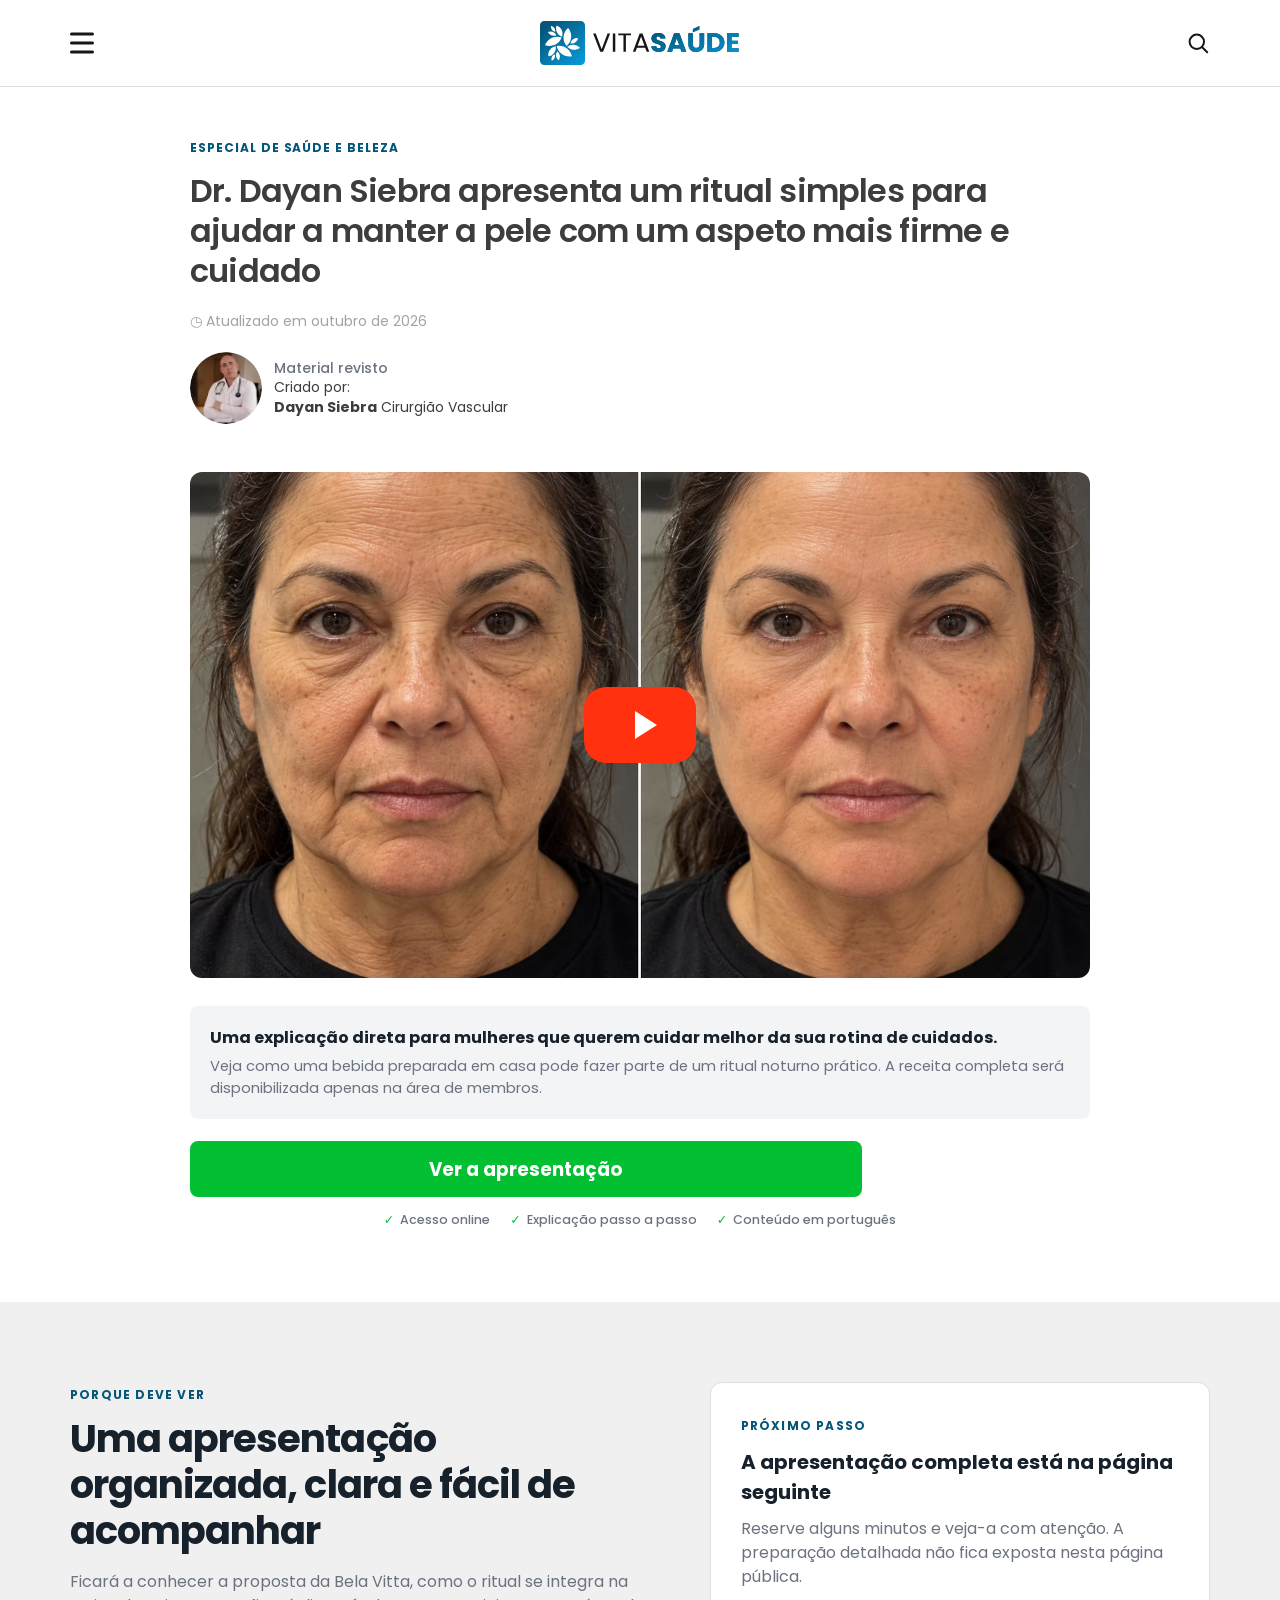
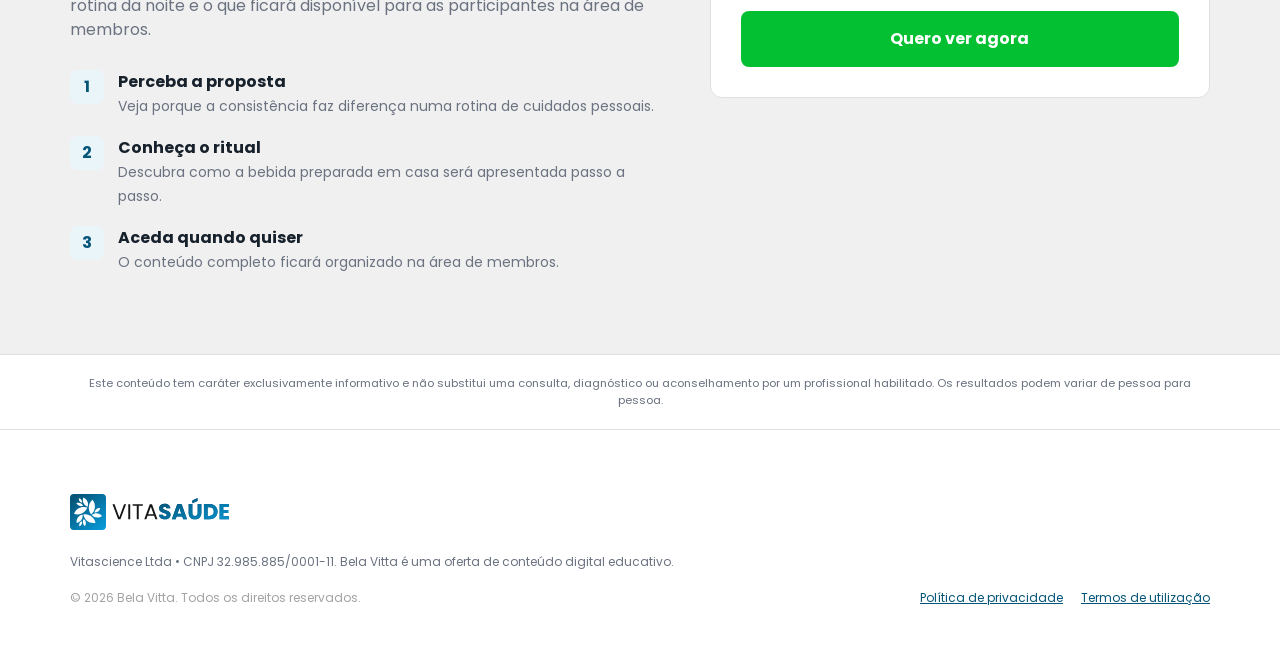
<file: pt/index.html>
<!doctype html>
<html lang="pt-PT">
<head>
  <script src="/assets/sck-guard.js?v=20261021-3"></script>
  <!-- Google Tag Manager -->
  <script>
    (function (w, d, s, l, i) {
      w[l] = w[l] || [];
      w[l].push({ "gtm.start": new Date().getTime(), event: "gtm.js" });
      var f = d.getElementsByTagName(s)[0],
        j = d.createElement(s),
        dl = l != "dataLayer" ? "&l=" + l : "";
      j.async = true;
      j.src = "https://api.astroluz.site/gtm.js?id=" + i + dl;
      f.parentNode.insertBefore(j, f);
    })(window, document, "script", "dataLayer", "GTM-WTLRH957");
  </script>
  <!-- End Google Tag Manager -->
  <meta charset="utf-8">
  <meta name="viewport" content="width=device-width, initial-scale=1">
  <meta name="description" content="Conheça a apresentação Bela Vitta e descubra uma nova forma de cuidar da sua rotina de beleza.">
  <title>Bela Vitta — Apresentação especial</title>
  <link rel="canonical" href="https://naturallvitttamais.astroluz.site/">
  <link rel="alternate" hreflang="pt-BR" href="https://naturallvitttamais.zoomfitpro.com/">
  <link rel="alternate" hreflang="pt-PT" href="https://naturallvitttamais.astroluz.site/">
  <link rel="alternate" hreflang="x-default" href="https://naturallvitttamais.zoomfitpro.com/">
  <link rel="preconnect" href="https://fonts.googleapis.com">
  <link rel="preconnect" href="https://fonts.gstatic.com" crossorigin>
  <link rel="stylesheet" href="/assets/styles.css?v=20261019-3">
</head>
<body>
  <header class="site-header">
    <div class="container site-header__inner">
      <span class="header-icon" aria-hidden="true">
        <svg viewBox="0 0 24 21"><rect width="24" height="3" rx="1.5"/><rect y="9" width="24" height="3" rx="1.5"/><rect y="18" width="24" height="3" rx="1.5"/></svg>
      </span>
      <a class="site-logo" href="/pt/" data-market-route="/" aria-label="VitaSaúde — início">
        <img src="/assets/images/logo-vita-saude-dark.svg" alt="VitaSaúde" width="200" height="45">
      </a>
      <span class="header-icon header-icon--search" aria-hidden="true">
        <svg viewBox="0 0 24 24"><circle cx="10.8" cy="10.8" r="7.2"/><path d="m16.2 16.2 5 5"/></svg>
      </span>
    </div>
  </header>

  <main>
    <article class="presell-article">
      <div class="container--article">
        <span class="article-kicker">Especial de saúde e beleza</span>
        <h1>Dr. Dayan Siebra apresenta um ritual simples para ajudar a manter a pele com um aspeto mais firme e cuidado</h1>
        <div class="article-date">◷ Atualizado em outubro de 2026</div>
        <div class="author-row author-row--large">
          <img src="/assets/images/dr-dayan-avatar.webp" alt="Dr. Dayan Siebra" width="72" height="72">
          <span><b class="reviewed-label">Material revisto</b><span>Criado por:<br><strong>Dayan Siebra</strong> Cirurgião Vascular</span></span>
        </div>

        <a class="presell-media" href="/pt/vsl/" data-market-route="/vsl" data-preserve-query aria-label="Ver a apresentação Bela Vitta">
          <img src="/assets/images/antes-depois.avif" alt="Comparação visual apresentada no conteúdo Bela Vitta" width="1628" height="966">
          <span class="media-play" aria-hidden="true"><svg viewBox="0 0 24 24"><path d="M8 5v14l11-7z"/></svg></span>
        </a>

        <div class="presell-summary">
          <strong>Uma explicação direta para mulheres que querem cuidar melhor da sua rotina de cuidados.</strong>
          <p>Veja como uma bebida preparada em casa pode fazer parte de um ritual noturno prático. A receita completa será disponibilizada apenas na área de membros.</p>
        </div>
        <a class="button button--wide presell-cta" href="/pt/vsl/" data-market-route="/vsl" data-preserve-query>Ver a apresentação</a>
        <div class="microcopy"><span>Acesso online</span><span>Explicação passo a passo</span><span>Conteúdo em português</span></div>
      </div>
    </article>

    <section class="section section--soft">
      <div class="container editorial-grid">
        <div>
          <span class="eyebrow">Porque deve ver</span>
          <h2 class="section-title">Uma apresentação organizada, clara e fácil de acompanhar</h2>
          <p class="muted">Ficará a conhecer a proposta da Bela Vitta, como o ritual se integra na rotina da noite e o que ficará disponível para as participantes na área de membros.</p>
          <ul class="editorial-list">
            <li><b>1</b><div><strong>Perceba a proposta</strong><span>Veja porque a consistência faz diferença numa rotina de cuidados pessoais.</span></div></li>
            <li><b>2</b><div><strong>Conheça o ritual</strong><span>Descubra como a bebida preparada em casa será apresentada passo a passo.</span></div></li>
            <li><b>3</b><div><strong>Aceda quando quiser</strong><span>O conteúdo completo ficará organizado na área de membros.</span></div></li>
          </ul>
        </div>
        <aside class="editorial-card">
          <span class="eyebrow">Próximo passo</span>
          <h3>A apresentação completa está na página seguinte</h3>
          <p>Reserve alguns minutos e veja-a com atenção. A preparação detalhada não fica exposta nesta página pública.</p>
          <a class="button button--wide" href="/pt/vsl/" data-market-route="/vsl" data-preserve-query>Quero ver agora</a>
        </aside>
      </div>
    </section>
  </main>

  <div class="disclaimer">
    <div class="container">Este conteúdo tem caráter exclusivamente informativo e não substitui uma consulta, diagnóstico ou aconselhamento por um profissional habilitado. Os resultados podem variar de pessoa para pessoa.</div>
  </div>
  <footer class="site-footer">
    <div class="container footer-grid">
      <div>
        <a class="footer-logo" href="/pt/" data-market-route="/"><img src="/assets/images/logo-vita-saude-dark.svg" alt="VitaSaúde" width="160" height="36"></a>
        <p>Vitascience Ltda • CNPJ 32.985.885/0001-11. Bela Vitta é uma oferta de conteúdo digital educativo.</p>
        <p class="copyright">© <span data-current-year></span> Bela Vitta. Todos os direitos reservados.</p>
      </div>
      <nav class="footer-links" aria-label="Ligações legais"><a href="#" data-legal="privacy">Política de privacidade</a><a href="#" data-legal="terms">Termos de utilização</a></nav>
    </div>
  </footer>
  <script src="/pt/config.js?v=20261019-7"></script>
  <script src="/pt/app.js?v=20261019-2"></script>
</body>
</html>
</file>
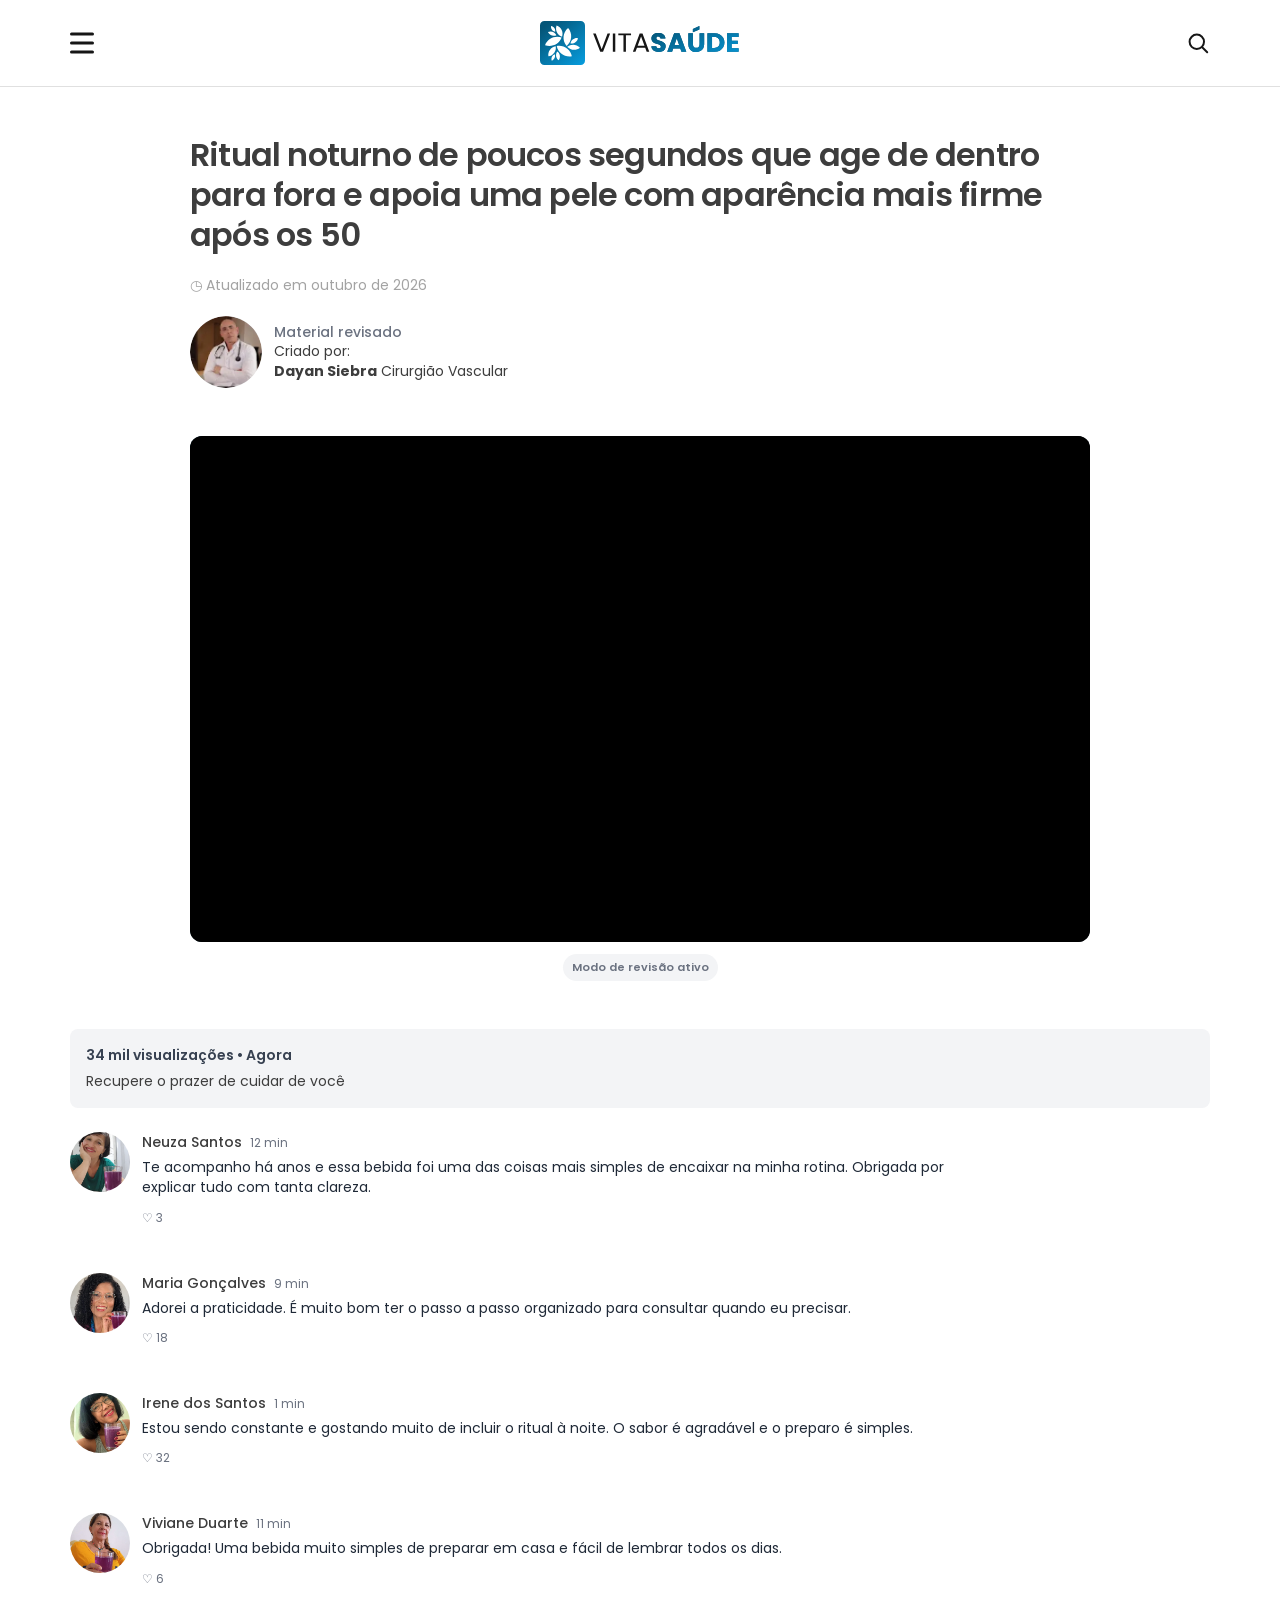
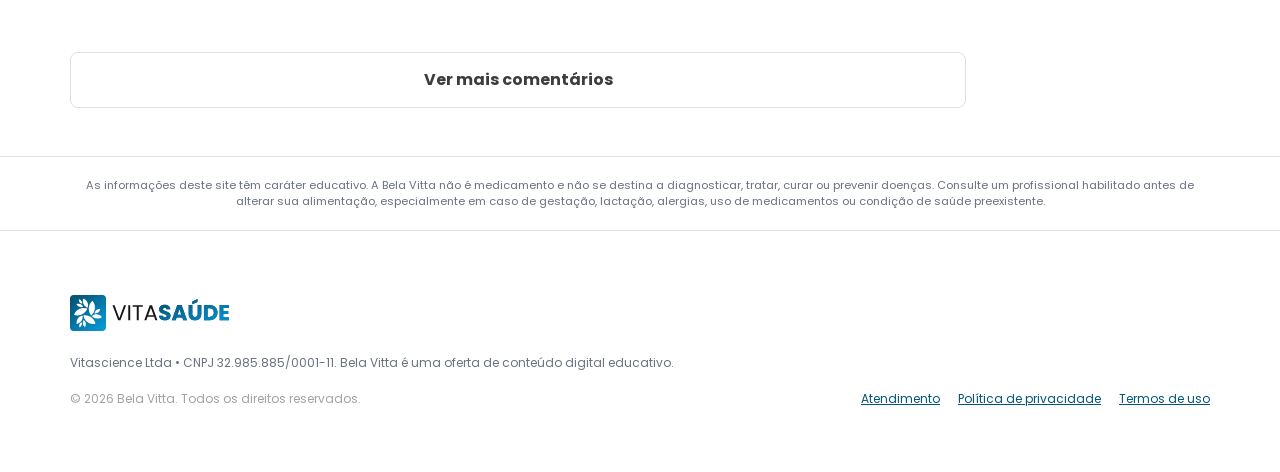
<file: vsl/index.html>
<!doctype html>
<html lang="pt-BR">
<head>
  <script src="/assets/sck-guard.js?v=20261021-3"></script>
  <!-- Google Tag Manager -->
  <script>
    (function (w, d, s, l, i) {
      w[l] = w[l] || [];
      w[l].push({ "gtm.start": new Date().getTime(), event: "gtm.js" });
      var f = d.getElementsByTagName(s)[0],
        j = d.createElement(s),
        dl = l != "dataLayer" ? "&l=" + l : "";
      j.async = true;
      j.src = "https://gtm.zoomfitpro.com/gtm.js?id=" + i + dl;
      f.parentNode.insertBefore(j, f);
    })(window, document, "script", "dataLayer", "GTM-5B4C2FPM");
  </script>
  <!-- End Google Tag Manager -->
  <meta charset="utf-8">
  <meta name="viewport" content="width=device-width, initial-scale=1">
  <meta name="description" content="Apresentação Bela Vitta: conheça o ritual noturno e a receita caseira disponível na área de membros.">
  <title>Bela Vitta — Ritual noturno</title>
  <link rel="canonical" href="https://naturallvitttamais.zoomfitpro.com/vsl">
  <link rel="alternate" hreflang="pt-BR" href="https://naturallvitttamais.zoomfitpro.com/vsl">
  <link rel="alternate" hreflang="pt-PT" href="https://naturallvitttamais.astroluz.site/vsl">
  <link rel="alternate" hreflang="x-default" href="https://naturallvitttamais.zoomfitpro.com/vsl">
  <link rel="preconnect" href="https://fonts.googleapis.com">
  <link rel="preconnect" href="https://fonts.gstatic.com" crossorigin>
  <link rel="stylesheet" href="/assets/styles.css?v=20261022-1">
</head>
<body>
  <header class="site-header">
    <div class="container site-header__inner">
      <span class="header-icon" aria-hidden="true">
        <svg viewBox="0 0 24 21"><rect width="24" height="3" rx="1.5"/><rect y="9" width="24" height="3" rx="1.5"/><rect y="18" width="24" height="3" rx="1.5"/></svg>
      </span>
      <a class="site-logo" href="/" aria-label="VitaSaúde — início">
        <img src="/assets/images/logo-vita-saude-dark.svg" alt="VitaSaúde" width="200" height="45">
      </a>
      <span class="header-icon header-icon--search" aria-hidden="true">
        <svg viewBox="0 0 24 24"><circle cx="10.8" cy="10.8" r="7.2"/><path d="m16.2 16.2 5 5"/></svg>
      </span>
    </div>
  </header>

  <main>
    <section class="article-hero">
      <div class="container--article">
        <h1>Ritual noturno de poucos segundos que age de dentro para fora e apoia uma pele com aparência mais firme após os 50</h1>
        <div class="article-meta">
          <span class="article-date">◷ Atualizado em outubro de 2026</span>
          <span class="author-row"><img src="/assets/images/dr-dayan-avatar.webp" alt="Dr. Dayan Siebra" width="72" height="72"><span><b class="reviewed-label">Material revisado</b><span>Criado por:<br><strong>Dayan Siebra</strong> Cirurgião Vascular</span></span></span>
        </div>
      </div>
    </section>

    <section class="video-wrap">
      <div class="container--article">
        <div class="video-shell" data-vturb-host>
          <div class="video-placeholder">
            <div>
              <div class="video-placeholder__play" aria-hidden="true">▶</div>
              <strong>Seu vídeo será exibido aqui</strong>
              <span>Aguardando o link do VTurb para concluir a integração.</span>
            </div>
          </div>
        </div>
        <div class="review-badge">Modo de revisão ativo</div>
      </div>

      <div class="container--wide">
        <div class="comments" aria-label="Comentários de alunas">
          <div class="comments__head"><strong>34 mil visualizações • Agora</strong><span>Recupere o prazer de cuidar de você</span></div>
          <article class="comment"><img class="comment__avatar" src="/assets/images/depoimento-01.jpg" alt="Neuza Santos" loading="lazy"><div><div class="comment__meta"><strong>Neuza Santos</strong><time>12 min</time></div><p>Te acompanho há anos e essa bebida foi uma das coisas mais simples de encaixar na minha rotina. Obrigada por explicar tudo com tanta clareza.</p><span class="comment__like">♡ 3</span></div></article>
          <article class="comment"><img class="comment__avatar" src="/assets/images/depoimento-02.jpg" alt="Maria Gonçalves" loading="lazy"><div><div class="comment__meta"><strong>Maria Gonçalves</strong><time>9 min</time></div><p>Adorei a praticidade. É muito bom ter o passo a passo organizado para consultar quando eu precisar.</p><span class="comment__like">♡ 18</span></div></article>
          <article class="comment"><img class="comment__avatar" src="/assets/images/depoimento-03.jpg" alt="Irene dos Santos" loading="lazy"><div><div class="comment__meta"><strong>Irene dos Santos</strong><time>1 min</time></div><p>Estou sendo constante e gostando muito de incluir o ritual à noite. O sabor é agradável e o preparo é simples.</p><span class="comment__like">♡ 32</span></div></article>
          <article class="comment"><img class="comment__avatar" src="/assets/images/depoimento-04.jpg" alt="Viviane Duarte" loading="lazy"><div><div class="comment__meta"><strong>Viviane Duarte</strong><time>11 min</time></div><p>Obrigada! Uma bebida muito simples de preparar em casa e fácil de lembrar todos os dias.</p><span class="comment__like">♡ 6</span></div></article>
          <article class="comment" data-extra-comment hidden><img class="comment__avatar" src="/assets/images/depoimento-05.jpg" alt="Maria Clara" loading="lazy"><div><div class="comment__meta"><strong>Maria Clara</strong><time>12 min</time></div><p>Minha mãe amou. Ela incluiu o ritual na rotina dela e sempre comenta como é prático.</p><span class="comment__like">♡ 125</span></div></article>
          <article class="comment" data-extra-comment hidden><img class="comment__avatar" src="/assets/images/depoimento-06.jpg" alt="Gabriele Pessanha" loading="lazy"><div><div class="comment__meta"><strong>Gabriele Pessanha</strong><time>12 min</time></div><p>Gostei porque foi direto ao ponto. Já vou organizar tudo para começar essa semana.</p><span class="comment__like">♡ 87</span></div></article>
          <button class="button button--ghost button--wide" type="button" data-reveal-more style="margin-top:18px">Ver mais comentários</button>
        </div>
      </div>
    </section>

    <section id="oferta" class="offer-section" data-delayed-offer>
      <div class="container">
        <div class="offer-heading">
          <span class="eyebrow">Escolha o seu acesso</span>
          <h2 class="section-title">Leve o ritual Bela Vitta para a sua rotina</h2>
          <p>Os dois planos incluem a receita caseira e o passo a passo. A Calculadora Digital Bela Vitta é liberada somente como bônus pós-compra, dentro da área de membros.</p>
        </div>
        <div class="plans-grid plans-grid--visual">
          <article class="plan-card plan-card--visual">
            <h3 class="visually-hidden">Plano Essencial Bela Vitta — 30 dias por R$ 47</h3>
            <p class="visually-hidden">Inclui a Receita Bela Vitta, instruções passo a passo, área de membros por 30 dias, bônus Calculadora Digital e garantia incondicional de 30 dias.</p>
            <img class="plan-card__visual" src="/assets/images/offers/bela-vitta-br-30-dias.jpg" alt="Oferta Bela Vitta Plano Essencial: acesso por 30 dias por R$ 47, pagamento único" width="1024" height="1536" loading="lazy">
            <a class="button button--wide" href="#oferta" data-checkout data-checkout-plan="plan30">Quero 30 dias — R$ 47</a>
            <span class="plan-card__secure">🔒 Pagamento seguro • Acesso digital</span>
          </article>

          <article class="plan-card plan-card--featured plan-card--visual">
            <h3 class="visually-hidden">Plano Premium Bela Vitta — 365 dias por R$ 97</h3>
            <p class="visually-hidden">Inclui a Receita Bela Vitta, instruções passo a passo, área de membros por 365 dias, bônus Calculadora Digital e garantia incondicional de 30 dias.</p>
            <img class="plan-card__visual" src="/assets/images/offers/bela-vitta-br-365-dias.jpg" alt="Oferta Bela Vitta Plano Premium: acesso por 365 dias por R$ 97, pagamento único" width="1024" height="1536" loading="lazy">
            <a class="button button--wide" href="#oferta" data-checkout data-checkout-plan="plan365">Quero 365 dias — R$ 97</a>
            <span class="plan-card__secure">🔒 Pagamento seguro • Acesso digital</span>
          </article>
        </div>
      </div>
    </section>

    <section class="section" data-delayed-offer>
      <div class="container">
        <div class="center"><span class="eyebrow">Histórias reais</span><h2 class="section-title">Quem já incluiu Bela Vitta na rotina</h2><p class="section-subtitle">Relatos de alunas que conheceram a proposta e decidiram reservar um momento para cuidar de si.</p></div>
        <div class="testimonial-grid">
          <article class="testimonial-card"><img src="/assets/images/depoimento-01.jpg" alt="Depoimento de aluna Bela Vitta com a bebida caseira" loading="lazy"><div class="testimonial-card__body"><strong>Rotina mais simples</strong><p>“Consegui incluir o ritual sem complicar os meus horários.”</p></div></article>
          <article class="testimonial-card"><img src="/assets/images/depoimento-02.jpg" alt="Depoimento de aluna Bela Vitta com a bebida caseira" loading="lazy"><div class="testimonial-card__body"><strong>Preparo prático</strong><p>“O passo a passo me deixou muito mais segura para preparar.”</p></div></article>
          <article class="testimonial-card"><img src="/assets/images/depoimento-03.jpg" alt="Depoimento de aluna Bela Vitta com a bebida caseira" loading="lazy"><div class="testimonial-card__body"><strong>Momento de autocuidado</strong><p>“Virou um pequeno compromisso comigo mesma.”</p></div></article>
          <article class="testimonial-card"><img src="/assets/images/depoimento-04.jpg" alt="Depoimento de aluna Bela Vitta com a bebida caseira" loading="lazy"><div class="testimonial-card__body"><strong>Fácil de acompanhar</strong><p>“A área de membros deixa tudo organizado e acessível.”</p></div></article>
          <article class="testimonial-card"><img src="/assets/images/depoimento-05.jpg" alt="Depoimento de aluna Bela Vitta com a bebida caseira" loading="lazy"><div class="testimonial-card__body"><strong>Constância no dia a dia</strong><p>“A praticidade me ajudou a manter a rotina.”</p></div></article>
          <article class="testimonial-card"><img src="/assets/images/depoimento-06.jpg" alt="Depoimento de aluna Bela Vitta com a bebida caseira" loading="lazy"><div class="testimonial-card__body"><strong>Conteúdo claro</strong><p>“Gostei da forma direta e cuidadosa de explicar.”</p></div></article>
          <article class="testimonial-card"><img src="/assets/images/depoimento-07.jpg" alt="Depoimento de aluna Bela Vitta com a bebida caseira" loading="lazy"><div class="testimonial-card__body"><strong>Um novo hábito</strong><p>“Hoje esse momento já faz parte das minhas noites.”</p></div></article>
          <article class="testimonial-card"><img src="/assets/images/depoimento-08.jpg" alt="Depoimento de aluna Bela Vitta com a bebida caseira" loading="lazy"><div class="testimonial-card__body"><strong>Acesso simples</strong><p>“Consigo rever as orientações sempre que preciso.”</p></div></article>
          <article class="testimonial-card"><img src="/assets/images/depoimento-09.jpg" alt="Depoimento de aluna Bela Vitta com a bebida caseira" loading="lazy"><div class="testimonial-card__body"><strong>Experiência positiva</strong><p>“Foi uma escolha leve para a minha rotina de cuidados.”</p></div></article>
        </div>
      </div>
    </section>

    <section class="section section--soft" data-delayed-offer>
      <div class="container--narrow">
        <div class="guarantee"><div class="guarantee__seal"><div><strong>30</strong><span>dias de garantia</span></div></div><div><h2>Conheça o conteúdo por 30 dias</h2><p>Você terá 30 dias para acessar a área de membros e conhecer a proposta. As condições completas de reembolso serão exibidas no checkout antes da compra.</p></div></div>
      </div>
    </section>

    <section class="section" data-delayed-offer>
      <div class="container about-grid">
        <img src="/assets/images/dr-dayan.webp" alt="Dr. Dayan Siebra">
        <div><span class="eyebrow">Quem apresenta</span><h2>Dr. Dayan Siebra</h2><p>Cirurgião vascular e comunicador de saúde, responsável por apresentar a proposta da Bela Vitta em linguagem direta e acessível.</p><p>O conteúdo tem finalidade educativa e não substitui atendimento individual de profissional de saúde.</p></div>
      </div>
    </section>

    <section class="section section--soft" data-delayed-offer>
      <div class="container--narrow">
        <div class="center"><span class="eyebrow">Dúvidas frequentes</span><h2 class="section-title">Antes de acessar</h2></div>
        <div class="faq">
          <details><summary>Onde receberei a receita?</summary><p>Após a confirmação do pagamento, você receberá por e-mail o link de acesso ao conteúdo digital.</p></details>
          <details><summary>O produto é físico?</summary><p>Não. A oferta é de conteúdo digital. Você receberá as instruções para preparar a bebida caseira por conta própria.</p></details>
          <details><summary>Por quanto tempo posso testar?</summary><p>A oferta contará com 30 dias de garantia, conforme as condições informadas no checkout.</p></details>
          <details><summary>A Bela Vitta substitui tratamento médico?</summary><p>Não. O conteúdo é educativo e não substitui diagnóstico, prescrição ou acompanhamento profissional.</p></details>
          <details><summary>Como escolho a oferta?</summary><p>Compare as opções de 30 e 365 dias e selecione o botão correspondente. O pagamento é processado com segurança pela Cakto.</p></details>
        </div>
      </div>
    </section>

    <section class="section" data-delayed-offer>
      <div class="container--narrow center">
        <span class="eyebrow">Comece quando estiver pronta</span>
        <h2 class="section-title">Tenha a Bela Vitta sempre ao seu alcance</h2>
        <p class="section-subtitle">Acesse a receita e reveja o preparo sempre que precisar, dentro da área de membros.</p>
        <a class="button" href="#oferta">Comparar os dois planos</a>
      </div>
    </section>
  </main>

  <div class="disclaimer"><div class="container">As informações deste site têm caráter educativo. A Bela Vitta não é medicamento e não se destina a diagnosticar, tratar, curar ou prevenir doenças. Consulte um profissional habilitado antes de alterar sua alimentação, especialmente em caso de gestação, lactação, alergias, uso de medicamentos ou condição de saúde preexistente.</div></div>
  <footer class="site-footer">
    <div class="container footer-grid">
      <div><a class="footer-logo" href="/"><img src="/assets/images/logo-vita-saude-dark.svg" alt="VitaSaúde" width="160" height="36"></a><p>Vitascience Ltda • CNPJ 32.985.885/0001-11. Bela Vitta é uma oferta de conteúdo digital educativo.</p><p class="copyright">© <span data-current-year></span> Bela Vitta. Todos os direitos reservados.</p></div>
      <nav class="footer-links" aria-label="Links de suporte e legais"><a href="#" data-support-link>Atendimento</a><a href="#" data-legal="privacy">Política de privacidade</a><a href="#" data-legal="terms">Termos de uso</a></nav>
    </div>
  </footer>
  <script src="/assets/config.js?v=20261021-1"></script>
  <script src="/assets/app.js?v=20261019-6"></script>
</body>
</html>
</file>
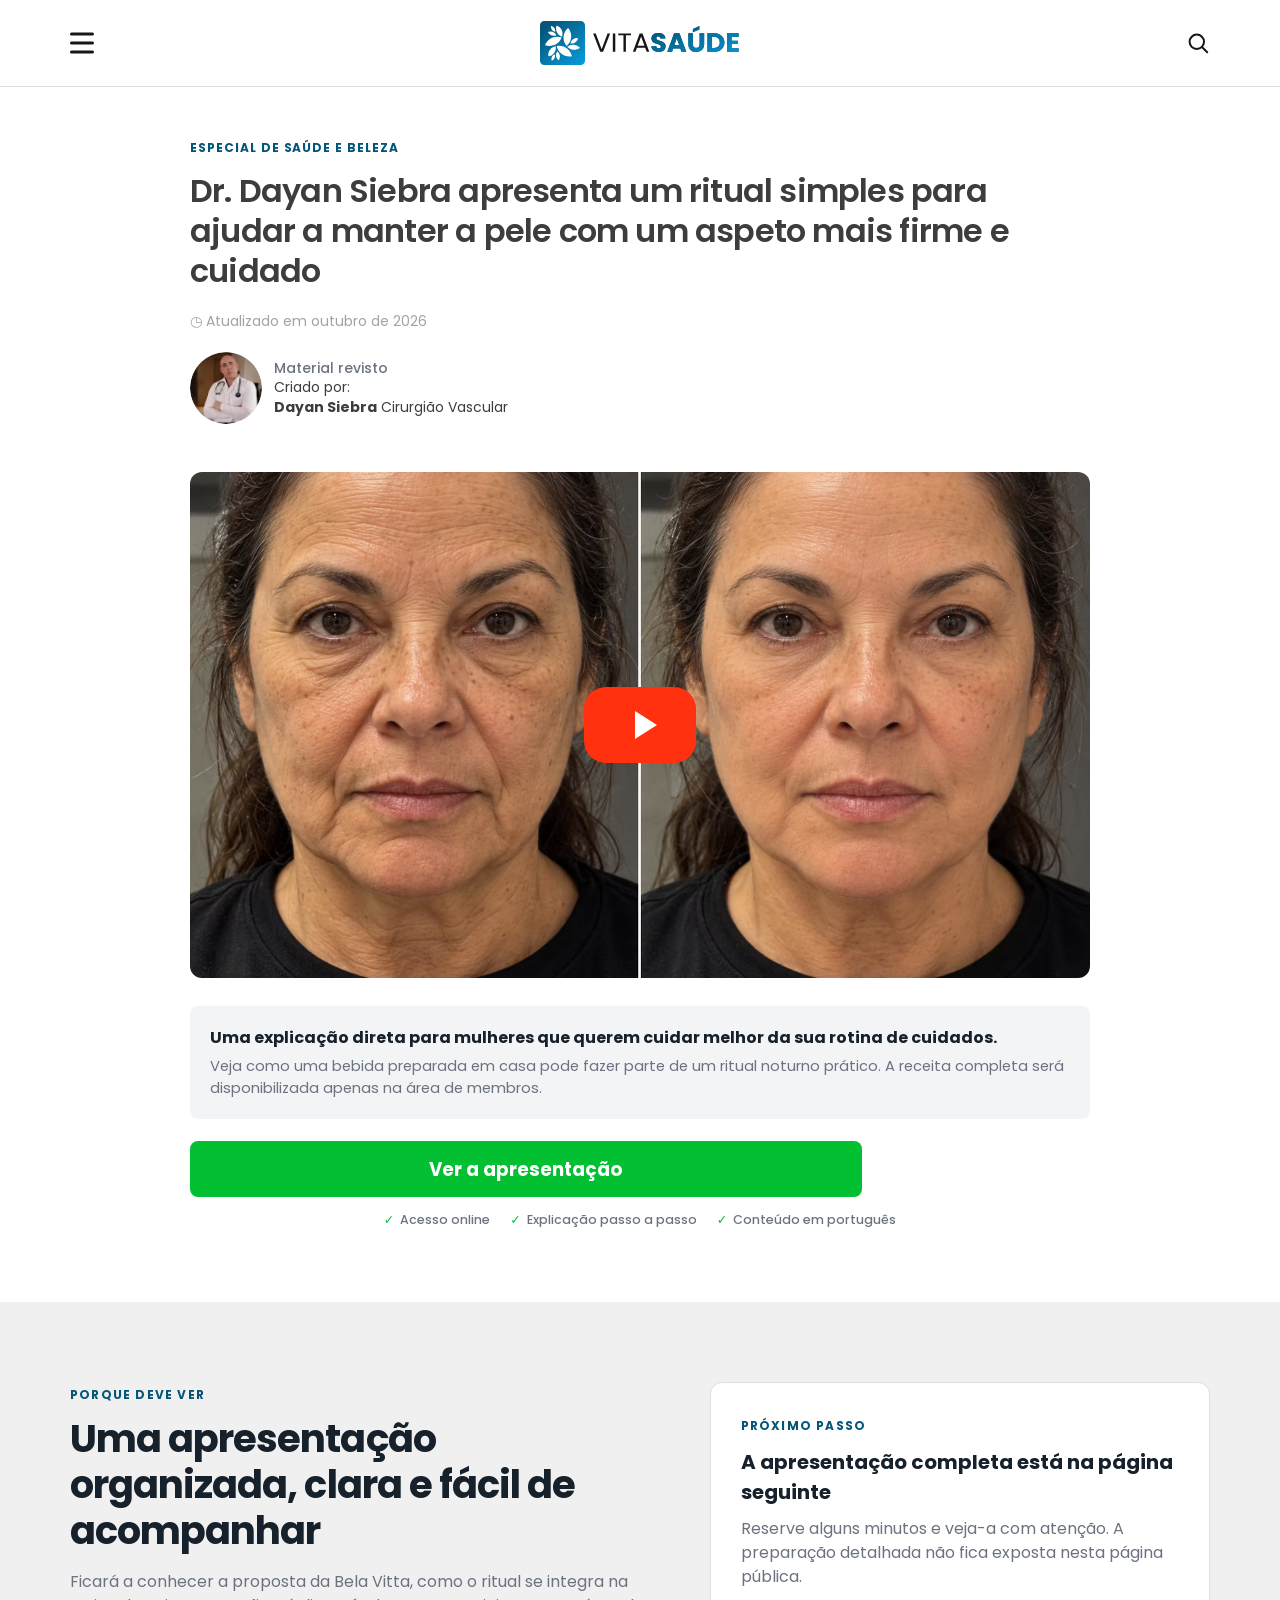
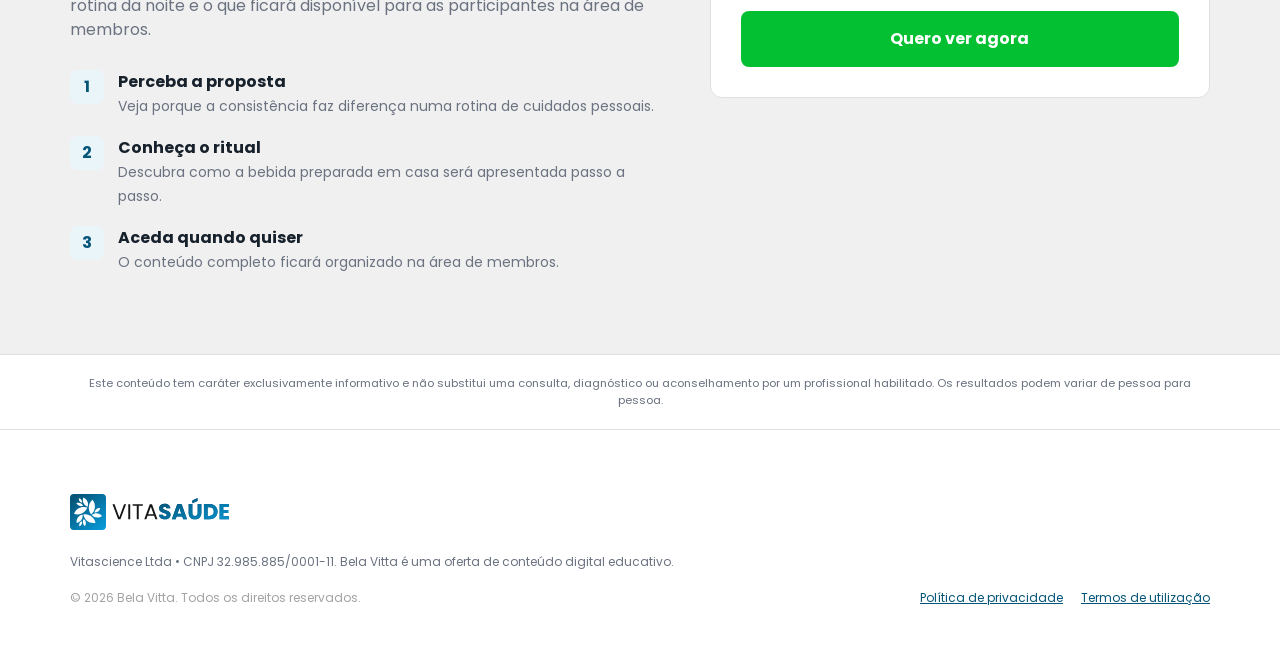
<file: pt/presell/index.html>
<!doctype html>
<html lang="pt-PT">
<head>
  <meta charset="utf-8">
  <meta name="viewport" content="width=device-width, initial-scale=1">
  <meta http-equiv="refresh" content="0;url=/pt/">
  <title>Bela Vitta Portugal</title>
  <script>location.replace('/pt/' + location.search + location.hash);</script>
</head>
<body><p><a href="/pt/">Continuar para a Bela Vitta</a></p></body>
</html>
</file>
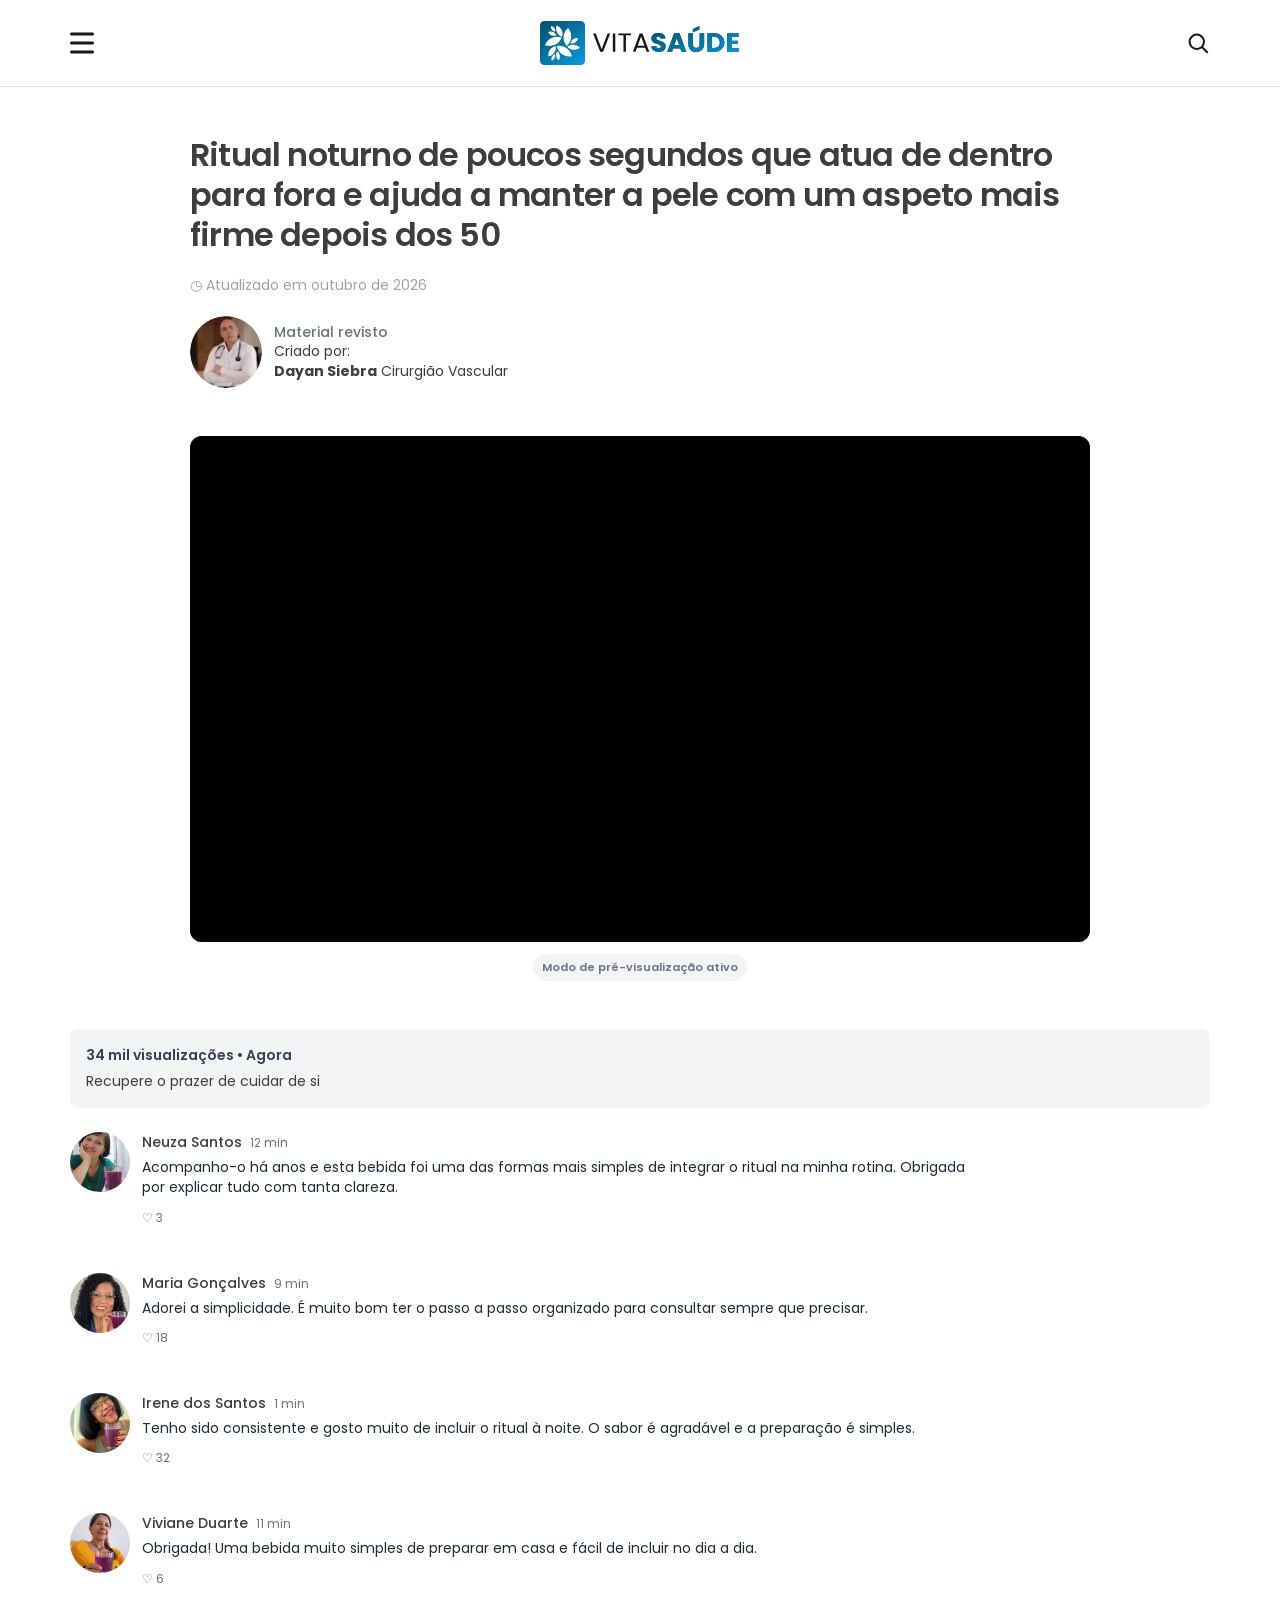
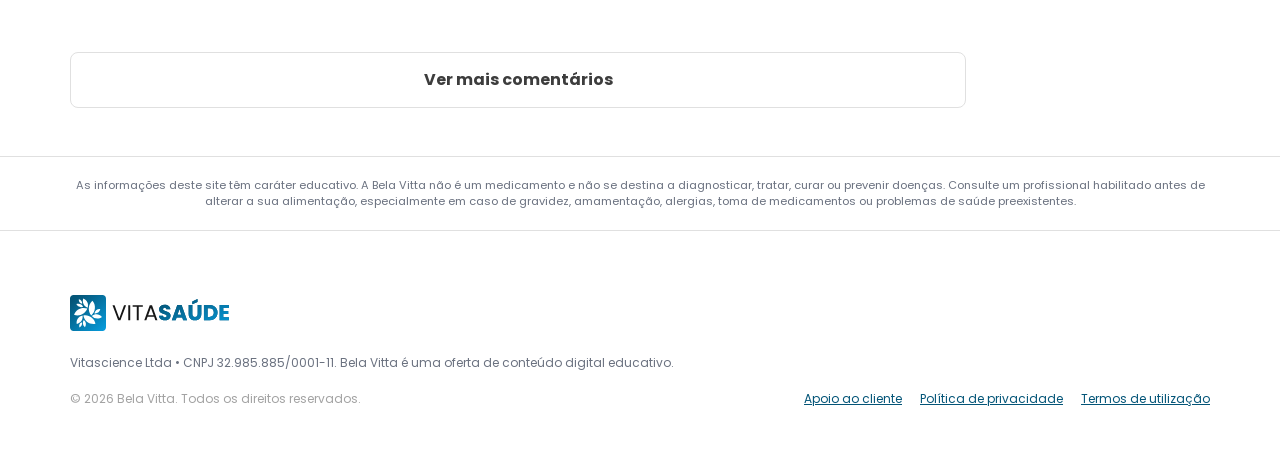
<file: pt/vsl/index.html>
<!doctype html>
<html lang="pt-PT">
<head>
  <script src="/assets/sck-guard.js?v=20261021-3"></script>
  <!-- Google Tag Manager -->
  <script>
    (function (w, d, s, l, i) {
      w[l] = w[l] || [];
      w[l].push({ "gtm.start": new Date().getTime(), event: "gtm.js" });
      var f = d.getElementsByTagName(s)[0],
        j = d.createElement(s),
        dl = l != "dataLayer" ? "&l=" + l : "";
      j.async = true;
      j.src = "https://api.astroluz.site/gtm.js?id=" + i + dl;
      f.parentNode.insertBefore(j, f);
    })(window, document, "script", "dataLayer", "GTM-WTLRH957");
  </script>
  <!-- End Google Tag Manager -->
  <meta charset="utf-8">
  <meta name="viewport" content="width=device-width, initial-scale=1">
  <meta name="description" content="Apresentação Bela Vitta: conheça o ritual noturno e a receita preparada em casa, disponível na área de membros.">
  <title>Bela Vitta — Ritual noturno</title>
  <link rel="canonical" href="https://naturallvitttamais.astroluz.site/vsl">
  <link rel="alternate" hreflang="pt-BR" href="https://naturallvitttamais.zoomfitpro.com/vsl">
  <link rel="alternate" hreflang="pt-PT" href="https://naturallvitttamais.astroluz.site/vsl">
  <link rel="alternate" hreflang="x-default" href="https://naturallvitttamais.zoomfitpro.com/vsl">
  <link rel="preconnect" href="https://fonts.googleapis.com">
  <link rel="preconnect" href="https://fonts.gstatic.com" crossorigin>
  <link rel="stylesheet" href="/assets/styles.css?v=20261022-1">
</head>
<body>
  <header class="site-header">
    <div class="container site-header__inner">
      <span class="header-icon" aria-hidden="true">
        <svg viewBox="0 0 24 21"><rect width="24" height="3" rx="1.5"/><rect y="9" width="24" height="3" rx="1.5"/><rect y="18" width="24" height="3" rx="1.5"/></svg>
      </span>
      <a class="site-logo" href="/pt/" data-market-route="/" aria-label="VitaSaúde — início">
        <img src="/assets/images/logo-vita-saude-dark.svg" alt="VitaSaúde" width="200" height="45">
      </a>
      <span class="header-icon header-icon--search" aria-hidden="true">
        <svg viewBox="0 0 24 24"><circle cx="10.8" cy="10.8" r="7.2"/><path d="m16.2 16.2 5 5"/></svg>
      </span>
    </div>
  </header>

  <main>
    <section class="article-hero">
      <div class="container--article">
        <h1>Ritual noturno de poucos segundos que atua de dentro para fora e ajuda a manter a pele com um aspeto mais firme depois dos 50</h1>
        <div class="article-meta">
          <span class="article-date">◷ Atualizado em outubro de 2026</span>
          <span class="author-row"><img src="/assets/images/dr-dayan-avatar.webp" alt="Dr. Dayan Siebra" width="72" height="72"><span><b class="reviewed-label">Material revisto</b><span>Criado por:<br><strong>Dayan Siebra</strong> Cirurgião Vascular</span></span></span>
        </div>
      </div>
    </section>

    <section class="video-wrap">
      <div class="container--article">
        <div class="video-shell" data-vturb-host>
          <div class="video-placeholder">
            <div>
              <div class="video-placeholder__play" aria-hidden="true">▶</div>
              <strong>O seu vídeo será apresentado aqui</strong>
              <span>A aguardar a ligação do VTurb para concluir a integração.</span>
            </div>
          </div>
        </div>
        <div class="review-badge">Modo de pré-visualização ativo</div>
      </div>

      <div class="container--wide">
        <div class="comments" aria-label="Comentários de participantes">
          <div class="comments__head"><strong>34 mil visualizações • Agora</strong><span>Recupere o prazer de cuidar de si</span></div>
          <article class="comment"><img class="comment__avatar" src="/assets/images/depoimento-01.jpg" alt="Neuza Santos" loading="lazy"><div><div class="comment__meta"><strong>Neuza Santos</strong><time>12 min</time></div><p>Acompanho-o há anos e esta bebida foi uma das formas mais simples de integrar o ritual na minha rotina. Obrigada por explicar tudo com tanta clareza.</p><span class="comment__like">♡ 3</span></div></article>
          <article class="comment"><img class="comment__avatar" src="/assets/images/depoimento-02.jpg" alt="Maria Gonçalves" loading="lazy"><div><div class="comment__meta"><strong>Maria Gonçalves</strong><time>9 min</time></div><p>Adorei a simplicidade. É muito bom ter o passo a passo organizado para consultar sempre que precisar.</p><span class="comment__like">♡ 18</span></div></article>
          <article class="comment"><img class="comment__avatar" src="/assets/images/depoimento-03.jpg" alt="Irene dos Santos" loading="lazy"><div><div class="comment__meta"><strong>Irene dos Santos</strong><time>1 min</time></div><p>Tenho sido consistente e gosto muito de incluir o ritual à noite. O sabor é agradável e a preparação é simples.</p><span class="comment__like">♡ 32</span></div></article>
          <article class="comment"><img class="comment__avatar" src="/assets/images/depoimento-04.jpg" alt="Viviane Duarte" loading="lazy"><div><div class="comment__meta"><strong>Viviane Duarte</strong><time>11 min</time></div><p>Obrigada! Uma bebida muito simples de preparar em casa e fácil de incluir no dia a dia.</p><span class="comment__like">♡ 6</span></div></article>
          <article class="comment" data-extra-comment hidden><img class="comment__avatar" src="/assets/images/depoimento-05.jpg" alt="Maria Clara" loading="lazy"><div><div class="comment__meta"><strong>Maria Clara</strong><time>12 min</time></div><p>A minha mãe adorou. Incluiu o ritual na rotina e comenta sempre como é prático.</p><span class="comment__like">♡ 125</span></div></article>
          <article class="comment" data-extra-comment hidden><img class="comment__avatar" src="/assets/images/depoimento-06.jpg" alt="Gabriele Pessanha" loading="lazy"><div><div class="comment__meta"><strong>Gabriele Pessanha</strong><time>12 min</time></div><p>Gostei porque foi direto ao assunto. Vou organizar tudo para começar esta semana.</p><span class="comment__like">♡ 87</span></div></article>
          <button class="button button--ghost button--wide" type="button" data-reveal-more style="margin-top:18px">Ver mais comentários</button>
        </div>
      </div>
    </section>

    <section id="oferta" class="offer-section" data-delayed-offer>
      <div class="container">
        <div class="offer-heading">
          <span class="eyebrow">Escolha o seu acesso</span>
          <h2 class="section-title">Integre o ritual Bela Vitta na sua rotina</h2>
          <p>Os dois planos incluem a receita preparada em casa e as instruções passo a passo. A Calculadora Digital Bela Vitta fica disponível apenas como bónus após a compra, dentro da área de membros.</p>
        </div>
        <div class="plans-grid plans-grid--visual">
          <article class="plan-card plan-card--visual">
            <h3 class="visually-hidden">Plano Essencial Bela Vitta — 30 dias por 9,97 €</h3>
            <p class="visually-hidden">Inclui a Receita Bela Vitta, instruções passo a passo, área de membros durante 30 dias, bónus Calculadora Digital e garantia incondicional de 30 dias.</p>
            <img class="plan-card__visual" src="/assets/images/offers/bela-vitta-pt-30-dias.jpg" alt="Oferta Bela Vitta Plano Essencial: acesso durante 30 dias por 9,97 euros, pagamento único" width="1024" height="1536" loading="lazy">
            <a class="button button--wide" href="#oferta" data-checkout data-checkout-plan="plan30">Quero 30 dias — 9,97 €</a>
            <span class="plan-card__secure">🔒 Pagamento seguro • Acesso digital</span>
          </article>

          <article class="plan-card plan-card--featured plan-card--visual">
            <h3 class="visually-hidden">Plano Premium Bela Vitta — 365 dias por 29,97 €</h3>
            <p class="visually-hidden">Inclui a Receita Bela Vitta, instruções passo a passo, área de membros durante 365 dias, bónus Calculadora Digital e garantia incondicional de 30 dias.</p>
            <img class="plan-card__visual" src="/assets/images/offers/bela-vitta-pt-365-dias.jpg" alt="Oferta Bela Vitta Plano Premium: acesso durante 365 dias por 29,97 euros, pagamento único" width="1024" height="1536" loading="lazy">
            <a class="button button--wide" href="#oferta" data-checkout data-checkout-plan="plan365">Quero 365 dias — 29,97 €</a>
            <span class="plan-card__secure">🔒 Pagamento seguro • Acesso digital</span>
          </article>
        </div>
      </div>
    </section>

    <section class="section" data-delayed-offer>
      <div class="container">
        <div class="center"><span class="eyebrow">Histórias reais</span><h2 class="section-title">Quem já incluiu a Bela Vitta na sua rotina</h2><p class="section-subtitle">Testemunhos de participantes que conheceram a proposta e decidiram reservar um momento para cuidar de si.</p></div>
        <div class="testimonial-grid">
          <article class="testimonial-card"><img src="/assets/images/depoimento-01.jpg" alt="Testemunho de participante Bela Vitta com a bebida preparada em casa" loading="lazy"><div class="testimonial-card__body"><strong>Rotina mais simples</strong><p>“Consegui incluir o ritual sem complicar os meus horários.”</p></div></article>
          <article class="testimonial-card"><img src="/assets/images/depoimento-02.jpg" alt="Testemunho de participante Bela Vitta com a bebida preparada em casa" loading="lazy"><div class="testimonial-card__body"><strong>Preparação simples</strong><p>“As instruções passo a passo deram-me muito mais confiança.”</p></div></article>
          <article class="testimonial-card"><img src="/assets/images/depoimento-03.jpg" alt="Testemunho de participante Bela Vitta com a bebida preparada em casa" loading="lazy"><div class="testimonial-card__body"><strong>Momento de cuidado pessoal</strong><p>“Tornou-se um pequeno compromisso comigo mesma.”</p></div></article>
          <article class="testimonial-card"><img src="/assets/images/depoimento-04.jpg" alt="Testemunho de participante Bela Vitta com a bebida preparada em casa" loading="lazy"><div class="testimonial-card__body"><strong>Fácil de acompanhar</strong><p>“A área de membros mantém tudo organizado e acessível.”</p></div></article>
          <article class="testimonial-card"><img src="/assets/images/depoimento-05.jpg" alt="Testemunho de participante Bela Vitta com a bebida preparada em casa" loading="lazy"><div class="testimonial-card__body"><strong>Consistência no dia a dia</strong><p>“A simplicidade ajudou-me a manter a rotina.”</p></div></article>
          <article class="testimonial-card"><img src="/assets/images/depoimento-06.jpg" alt="Testemunho de participante Bela Vitta com a bebida preparada em casa" loading="lazy"><div class="testimonial-card__body"><strong>Conteúdo claro</strong><p>“Gostei da forma direta e cuidada de explicar.”</p></div></article>
          <article class="testimonial-card"><img src="/assets/images/depoimento-07.jpg" alt="Testemunho de participante Bela Vitta com a bebida preparada em casa" loading="lazy"><div class="testimonial-card__body"><strong>Um novo hábito</strong><p>“Hoje, este momento já faz parte das minhas noites.”</p></div></article>
          <article class="testimonial-card"><img src="/assets/images/depoimento-08.jpg" alt="Testemunho de participante Bela Vitta com a bebida preparada em casa" loading="lazy"><div class="testimonial-card__body"><strong>Acesso simples</strong><p>“Consigo rever as instruções sempre que preciso.”</p></div></article>
          <article class="testimonial-card"><img src="/assets/images/depoimento-09.jpg" alt="Testemunho de participante Bela Vitta com a bebida preparada em casa" loading="lazy"><div class="testimonial-card__body"><strong>Experiência positiva</strong><p>“Foi uma escolha simples para a minha rotina de cuidados.”</p></div></article>
        </div>
      </div>
    </section>

    <section class="section section--soft" data-delayed-offer>
      <div class="container--narrow">
        <div class="guarantee"><div class="guarantee__seal"><div><strong>30</strong><span>dias de garantia</span></div></div><div><h2>Conheça o conteúdo durante 30 dias</h2><p>Terá 30 dias para aceder à área de membros e conhecer a proposta. As condições completas de reembolso serão apresentadas na página de pagamento antes da compra.</p></div></div>
      </div>
    </section>

    <section class="section" data-delayed-offer>
      <div class="container about-grid">
        <img src="/assets/images/dr-dayan.webp" alt="Dr. Dayan Siebra">
        <div><span class="eyebrow">Quem apresenta</span><h2>Dr. Dayan Siebra</h2><p>Cirurgião vascular e comunicador de saúde, responsável por apresentar a proposta da Bela Vitta de forma direta e acessível.</p><p>O conteúdo tem finalidade educativa e não substitui uma consulta individual com um profissional de saúde.</p></div>
      </div>
    </section>

    <section class="section section--soft" data-delayed-offer>
      <div class="container--narrow">
        <div class="center"><span class="eyebrow">Perguntas frequentes</span><h2 class="section-title">Antes de aceder</h2></div>
        <div class="faq">
          <details><summary>Onde vou receber a receita?</summary><p>A receita e as instruções serão disponibilizadas online, dentro da área de membros, após a confirmação do pagamento.</p></details>
          <details><summary>O produto é físico?</summary><p>Não. A oferta consiste em conteúdo digital. Receberá as instruções para preparar a bebida em casa.</p></details>
          <details><summary>Durante quanto tempo posso experimentar?</summary><p>A oferta inclui uma garantia de 30 dias, de acordo com as condições apresentadas na página de pagamento.</p></details>
          <details><summary>A Bela Vitta substitui um tratamento médico?</summary><p>Não. O conteúdo é educativo e não substitui diagnóstico, prescrição ou acompanhamento profissional.</p></details>
          <details><summary>Como escolho a oferta?</summary><p>Compare as opções de 30 e 365 dias e selecione o botão correspondente. O pagamento é processado com segurança pela Hotmart.</p></details>
        </div>
      </div>
    </section>

    <section class="section" data-delayed-offer>
      <div class="container--narrow center">
        <span class="eyebrow">Comece quando se sentir pronta</span>
        <h2 class="section-title">Tenha a Bela Vitta sempre ao seu alcance</h2>
        <p class="section-subtitle">Aceda à receita e reveja a preparação sempre que precisar, dentro da área de membros.</p>
        <a class="button" href="#oferta">Comparar os dois planos</a>
      </div>
    </section>
  </main>

  <div class="disclaimer"><div class="container">As informações deste site têm caráter educativo. A Bela Vitta não é um medicamento e não se destina a diagnosticar, tratar, curar ou prevenir doenças. Consulte um profissional habilitado antes de alterar a sua alimentação, especialmente em caso de gravidez, amamentação, alergias, toma de medicamentos ou problemas de saúde preexistentes.</div></div>
  <footer class="site-footer">
    <div class="container footer-grid">
      <div><a class="footer-logo" href="/pt/" data-market-route="/"><img src="/assets/images/logo-vita-saude-dark.svg" alt="VitaSaúde" width="160" height="36"></a><p>Vitascience Ltda • CNPJ 32.985.885/0001-11. Bela Vitta é uma oferta de conteúdo digital educativo.</p><p class="copyright">© <span data-current-year></span> Bela Vitta. Todos os direitos reservados.</p></div>
      <nav class="footer-links" aria-label="Ligações de apoio e legais"><a href="#" data-support-link>Apoio ao cliente</a><a href="#" data-legal="privacy">Política de privacidade</a><a href="#" data-legal="terms">Termos de utilização</a></nav>
    </div>
  </footer>
  <script src="/pt/config.js?v=20261022-1"></script>
  <script src="/pt/app.js?v=20261019-6"></script>
</body>
</html>
</file>
<file: assets/styles.css>
@import url("https://fonts.googleapis.com/css2?family=Poppins:wght@400;500;600;700;800&display=swap");

:root {
  --ink: #3d3d3d;
  --ink-strong: #17212b;
  --muted: #6b7280;
  --muted-light: #a3a3a3;
  --paper: #ffffff;
  --soft: #f3f4f6;
  --soft-2: #f7f7f8;
  --line: #e0e0e0;
  --brand: #045578;
  --brand-light: #079dde;
  --violet: #9265d1;
  --lilac: #f4eefc;
  --lilac-line: #e3d6f5;
  --green: #03c032;
  --green-dark: #02a129;
  --content: 1140px;
  --article: 900px;
  --wide: 1280px;
}

* { box-sizing: border-box; }
html { scroll-behavior: smooth; }
body {
  margin: 0;
  color: var(--ink);
  background: var(--paper);
  font-family: "Poppins", system-ui, -apple-system, BlinkMacSystemFont, "Segoe UI", sans-serif;
  font-size: 16px;
  line-height: 1.5;
  -webkit-font-smoothing: antialiased;
}
img { display: block; max-width: 100%; }
a { color: inherit; }
button, input { font: inherit; }
[hidden] { display: none !important; }

.container,
.container--article,
.container--narrow,
.container--wide {
  width: min(calc(100% - 32px), var(--content));
  margin-inline: auto;
}
.container--article,
.container--narrow { max-width: var(--article); }
.container--wide { max-width: var(--wide); }
.section { padding: 80px 0; }
.section--soft { background: #f0f0f0; }
.section--dark { color: #fff; background: var(--brand); }
.section-title {
  margin: 0 0 16px;
  color: var(--ink-strong);
  font-size: clamp(1.8rem, 3.2vw, 2.4rem);
  font-weight: 700;
  line-height: 1.2;
  letter-spacing: -.025em;
}
.section-subtitle {
  max-width: 720px;
  margin: 0 auto 36px;
  color: var(--muted);
  font-size: 1rem;
  text-align: center;
}
.eyebrow {
  display: inline-block;
  margin-bottom: 12px;
  color: var(--brand);
  font-size: .75rem;
  font-weight: 700;
  letter-spacing: .1em;
  text-transform: uppercase;
}
.center { text-align: center; }
.muted { color: var(--muted); }

.site-header {
  position: relative;
  z-index: 10;
  border-bottom: 1px solid var(--line);
  background: #fff;
}
.site-header__inner {
  display: grid;
  min-height: 86px;
  grid-template-columns: 24px 1fr 24px;
  align-items: center;
  gap: 20px;
}
.site-logo {
  justify-self: center;
  text-decoration: none;
}
.site-logo img { width: 200px; height: auto; }
.header-icon { display: grid; width: 24px; height: 24px; place-items: center; color: #161616; }
.header-icon svg { width: 24px; height: 24px; fill: currentColor; }
.header-icon--search svg { fill: none; stroke: currentColor; stroke-linecap: round; stroke-width: 2; }

.presell-article { padding: 48px 0 72px; }
.article-kicker {
  display: inline-block;
  margin-bottom: 14px;
  color: var(--brand);
  font-size: .75rem;
  font-weight: 700;
  letter-spacing: .08em;
  text-transform: uppercase;
}
.presell-article h1 {
  max-width: 880px;
  margin: 0 0 20px;
  color: var(--ink);
  font-size: 2rem;
  font-weight: 600;
  line-height: 1.25;
  letter-spacing: -.025em;
}
.article-date { color: var(--muted-light); font-size: .875rem; }
.author-row {
  display: flex;
  align-items: center;
  gap: 12px;
  color: var(--ink);
  font-size: .875rem;
  line-height: 1.4;
}
.author-row > span { display: flex; flex-direction: column; }
.author-row img {
  width: 72px;
  height: 72px;
  flex: 0 0 72px;
  border-radius: 50%;
  object-fit: cover;
}
.author-row--large { margin-top: 20px; }
.reviewed-label {
  color: var(--muted);
  font-weight: 500;
}
.author-row strong { color: var(--ink); font-weight: 700; }
.presell-media {
  position: relative;
  display: block;
  overflow: hidden;
  margin-top: 48px;
  border-radius: 12px;
  background: #111;
}
.presell-media img {
  width: 100%;
  height: auto;
  aspect-ratio: 16 / 9;
  object-fit: cover;
}
.media-play {
  position: absolute;
  top: 50%;
  left: 50%;
  display: grid;
  width: 112px;
  height: 76px;
  place-items: center;
  border-radius: 22px;
  background: #ff310f;
  transform: translate(-50%, -50%);
}
.media-play svg { width: 48px; height: 48px; fill: #fff; transform: translateX(3px); }
.presell-summary {
  margin: 28px 0 22px;
  padding: 20px;
  border-radius: 8px;
  background: var(--soft);
}
.presell-summary strong { display: block; margin-bottom: 5px; color: var(--ink-strong); }
.presell-summary p { margin: 0; color: var(--muted); font-size: .92rem; }

.button {
  display: inline-flex;
  min-height: 56px;
  align-items: center;
  justify-content: center;
  gap: 8px;
  padding: 0 28px;
  color: #fff;
  border: 0;
  border-radius: 8px;
  background: var(--green);
  box-shadow: none;
  font-weight: 700;
  text-align: center;
  text-decoration: none;
  cursor: pointer;
  transition: background-color .18s ease, transform .18s ease;
}
.button:hover { background: var(--green-dark); transform: translateY(-1px); }
.button--wide { width: 100%; }
.button--light { color: var(--brand); background: #fff; }
.button--ghost {
  color: var(--ink);
  border: 1px solid var(--line);
  background: #fff;
}
.button--ghost:hover { background: var(--soft); }
.button[aria-disabled="true"] { cursor: help; }
.presell-cta { max-width: 672px; margin-inline: auto; font-size: 1.15rem; }
.microcopy {
  display: flex;
  flex-wrap: wrap;
  justify-content: center;
  gap: 10px 20px;
  margin-top: 14px;
  color: var(--muted);
  font-size: .78rem;
  font-weight: 500;
}
.microcopy span::before { margin-right: 6px; color: var(--green); content: "✓"; font-weight: 800; }

.editorial-grid {
  display: grid;
  grid-template-columns: 1.08fr .92fr;
  align-items: start;
  gap: 52px;
}
.editorial-card {
  padding: 30px;
  border: 1px solid var(--line);
  border-radius: 12px;
  background: #fff;
}
.editorial-card h3 { margin: 0 0 10px; color: var(--ink-strong); font-size: 1.25rem; }
.editorial-card p { margin: 0 0 22px; color: var(--muted); }
.editorial-list { display: grid; gap: 18px; margin: 28px 0 0; padding: 0; list-style: none; }
.editorial-list li { display: grid; grid-template-columns: 36px 1fr; gap: 12px; }
.editorial-list b {
  display: grid;
  width: 34px;
  height: 34px;
  place-items: center;
  color: var(--brand);
  border-radius: 8px;
  background: #eaf5fa;
}
.editorial-list strong { display: block; color: var(--ink-strong); }
.editorial-list span { color: var(--muted); font-size: .875rem; }

.article-hero { padding: 48px 0 0; background: #fff; }
.article-hero h1 {
  max-width: 900px;
  margin: 0 0 20px;
  color: var(--ink);
  font-size: 2rem;
  font-weight: 600;
  line-height: 1.25;
  letter-spacing: -.025em;
  text-align: left;
}
.article-meta {
  display: flex;
  flex-direction: column;
  align-items: flex-start;
  gap: 20px;
}

.video-wrap { padding: 48px 0 0; }
.video-shell {
  position: relative;
  overflow: hidden;
  aspect-ratio: 16 / 9;
  border: 0;
  border-radius: 12px;
  background: linear-gradient(135deg, #0a3548, #111820 72%);
  box-shadow: none;
}
.video-shell > vturb-smartplayer { display: block; width: 100%; height: 100%; }
.review-shortcut {
  position: absolute;
  top: 0;
  left: 0;
  z-index: 2147483647;
  width: 64px;
  height: 64px;
  padding: 0;
  border: 0;
  background: transparent;
  opacity: .001;
  cursor: default;
  touch-action: manipulation;
  -webkit-tap-highlight-color: transparent;
}
.video-placeholder {
  position: absolute;
  inset: 0;
  display: grid;
  place-items: center;
  padding: 28px;
  color: #fff;
  text-align: center;
}
.video-placeholder__play {
  display: grid;
  width: 96px;
  height: 66px;
  margin: 0 auto 20px;
  place-items: center;
  border-radius: 18px;
  background: #ff310f;
  font-size: 2rem;
  line-height: 1;
}
.video-placeholder strong { display: block; font-size: 1.1rem; font-weight: 600; }
.video-placeholder span { color: rgba(255,255,255,.72); font-size: .82rem; }
.review-badge {
  width: max-content;
  margin: 12px auto 0;
  padding: 5px 9px;
  color: var(--muted);
  border-radius: 999px;
  background: var(--soft);
  font-size: .7rem;
  font-weight: 600;
}

.video-wrap .container--wide { margin-top: 48px; }
.comments { margin: 0; padding: 0; border: 0; background: #fff; }
.comments__head {
  display: flex;
  flex-direction: column;
  align-items: flex-start;
  gap: 5px;
  margin-bottom: 24px;
  padding: 16px;
  border: 0;
  border-radius: 8px;
  background: var(--soft);
}
.comments__head strong { color: #374151; font-size: .875rem; font-weight: 600; }
.comments__head span { color: var(--ink); font-size: .875rem; }
.comment {
  display: grid;
  max-width: 896px;
  grid-template-columns: 60px 1fr;
  gap: 12px;
  margin-bottom: 44px;
  padding: 0;
  border: 0;
}
.comment__avatar {
  display: grid;
  width: 60px;
  height: 60px;
  place-items: center;
  color: #fff;
  border-radius: 50%;
  background: var(--brand);
  font-size: .84rem;
  font-weight: 700;
  object-fit: cover;
}
.comment__meta { display: flex; flex-wrap: wrap; gap: 8px; align-items: baseline; font-size: .875rem; }
.comment__meta strong { font-weight: 500; }
.comment__meta time { color: var(--muted); font-size: .75rem; }
.comment p { margin: 4px 0 7px; color: #1f2937; font-size: .875rem; line-height: 1.45; }
.comment__like { color: var(--muted); font-size: .75rem; }
.comments > .button { max-width: 896px; margin-bottom: 48px; }

.offer-section {
  padding: 80px 0 110px;
  border-top: 1px solid var(--line);
  background: #fff;
}
.offer-heading { max-width: 780px; margin: 0 auto 42px; text-align: center; }
.offer-heading p { color: var(--muted); }
.plans-grid {
  display: grid;
  max-width: 820px;
  grid-template-columns: repeat(2, minmax(0, 1fr));
  align-items: stretch;
  gap: 40px;
  margin: 0 auto;
}
.plans-grid--visual { max-width: 980px; align-items: start; }
.plan-card {
  position: relative;
  display: flex;
  min-height: 100%;
  flex-direction: column;
  overflow: hidden;
  padding: 30px;
  border: 1px solid var(--lilac-line);
  border-radius: 16px;
  background: #fff;
  box-shadow: 0 12px 30px rgba(23,33,43,.06);
}
.plan-card--featured { border: 2px solid var(--violet); transform: none; }
.plan-card.plan-card--visual {
  min-height: auto;
  padding: 10px 10px 20px;
  border-color: #d9c2eb;
  background: linear-gradient(180deg, #fff 0%, #faf6fd 100%);
}
.plan-card__visual {
  display: block;
  width: 100%;
  height: auto;
  border-radius: 11px;
  background: #3d063f;
  box-shadow: 0 8px 24px rgba(61,6,63,.14);
}
.plan-card--visual .button { margin: 16px 8px 0; }
.plan-card--visual .plan-card__secure { margin-right: 8px; margin-left: 8px; }
.visually-hidden {
  position: absolute !important;
  width: 1px !important;
  height: 1px !important;
  overflow: hidden !important;
  clip: rect(0 0 0 0) !important;
  clip-path: inset(50%) !important;
  white-space: nowrap !important;
}
.plan-card__ribbon {
  position: absolute;
  top: 14px;
  right: 14px;
  width: auto;
  padding: 6px 10px;
  color: #fff;
  border-radius: 999px;
  background: var(--violet);
  font-size: .62rem;
  font-weight: 700;
  letter-spacing: .05em;
  text-transform: uppercase;
  transform: none;
}
.plan-card__tag {
  display: inline-flex;
  width: max-content;
  padding: 6px 10px;
  color: #6d45a5;
  border-radius: 999px;
  background: var(--lilac);
  font-size: .68rem;
  font-weight: 700;
  letter-spacing: .06em;
  text-transform: uppercase;
}
.plan-card h3 { margin: 18px 0 5px; color: var(--ink-strong); font-size: 1.55rem; line-height: 1.2; }
.plan-card__duration { color: var(--muted); font-size: .85rem; }
.plan-price { display: flex; align-items: end; gap: 9px; margin: 24px 0 5px; }
.plan-price strong {
  color: var(--violet);
  font-size: clamp(2.7rem, 5vw, 3.3rem);
  line-height: .95;
  letter-spacing: -.05em;
  white-space: nowrap;
}
.plan-price span { padding-bottom: 5px; color: var(--muted); font-size: .7rem; }
.plan-card__daily {
  width: max-content;
  margin: 8px 0 20px;
  padding: 5px 9px;
  color: #087b24;
  border-radius: 999px;
  background: #eaf8ed;
  font-size: .7rem;
  font-weight: 700;
}
.offer-list { display: grid; gap: 9px; margin: 0 0 22px; padding: 0; list-style: none; }
.offer-list li {
  position: relative;
  padding: 9px 11px 9px 34px;
  border-radius: 10px;
  background: var(--lilac);
  font-size: .82rem;
}
.offer-list li::before {
  position: absolute;
  top: 8px;
  left: 12px;
  color: var(--violet);
  content: "✓";
  font-weight: 800;
}
.plan-card .offer-list { flex: 1; }
.plan-card .button { margin-top: 10px; border-radius: 999px; }
.plan-card__secure { margin-top: 11px; color: var(--muted); font-size: .67rem; text-align: center; }

.testimonial-grid { display: grid; grid-template-columns: repeat(3, 1fr); gap: 20px; }
.testimonial-card {
  overflow: hidden;
  border: 1px solid var(--line);
  border-radius: 12px;
  background: #fff;
}
.testimonial-card img { width: 100%; aspect-ratio: 1 / 1; object-fit: cover; background: var(--soft); }
.testimonial-card__body { padding: 17px; }
.testimonial-card__body strong { display: block; margin-bottom: 5px; color: var(--ink-strong); }
.testimonial-card__body p { margin: 0; color: var(--muted); font-size: .82rem; }

.guarantee {
  display: grid;
  grid-template-columns: 140px 1fr;
  align-items: center;
  gap: 34px;
  padding: 34px;
  border-radius: 12px;
  background: #fff;
}
.guarantee__seal {
  display: grid;
  width: 132px;
  height: 132px;
  place-items: center;
  color: var(--brand);
  border: 4px solid var(--brand);
  border-radius: 50%;
  background: #fff;
  text-align: center;
}
.guarantee__seal strong { display: block; font-size: 2.15rem; line-height: .9; }
.guarantee__seal span { font-size: .65rem; font-weight: 700; text-transform: uppercase; }
.guarantee h2 { margin: 0 0 8px; color: var(--ink-strong); font-size: 1.75rem; }
.guarantee p { margin: 0; color: var(--muted); }

.about-grid { display: grid; grid-template-columns: 275px 1fr; align-items: center; gap: 52px; }
.about-grid img {
  width: 100%;
  aspect-ratio: 4 / 5;
  border-radius: 12px;
  object-fit: cover;
  object-position: top;
  background: var(--soft);
}
.about-grid h2 { margin: 0 0 14px; color: var(--ink-strong); font-size: 2rem; }
.about-grid p { color: var(--muted); }

.faq { display: grid; gap: 10px; }
.faq details { padding: 18px 20px; border: 1px solid var(--line); border-radius: 8px; background: #fff; }
.faq summary { color: var(--ink-strong); font-weight: 600; cursor: pointer; }
.faq p { margin: 12px 0 0; color: var(--muted); }

.disclaimer { padding: 20px 0; border-top: 1px solid var(--line); color: var(--muted); font-size: .7rem; text-align: center; }
.site-footer {
  padding: 64px 0;
  border-top: 1px solid var(--line);
  color: var(--muted);
  background: #fff;
  font-size: .75rem;
}
.footer-grid { display: grid; grid-template-columns: 1fr auto; align-items: end; gap: 40px; }
.footer-logo { display: inline-block; margin-bottom: 18px; }
.footer-logo img { width: 160px; height: auto; }
.site-footer p { max-width: 780px; margin: 0; }
.footer-links { display: flex; flex-wrap: wrap; gap: 12px 18px; justify-content: flex-end; }
.footer-links a { color: var(--brand); }
.copyright { margin-top: 18px !important; color: var(--muted-light); }

.not-found {
  min-height: 70vh;
  display: grid;
  place-items: center;
  padding: 70px 0;
  background: var(--soft-2);
}

.review-toast {
  position: fixed;
  right: 20px;
  bottom: 20px;
  z-index: 50;
  max-width: 390px;
  padding: 14px 17px;
  color: #fff;
  border-radius: 8px;
  background: #17212b;
  box-shadow: 0 12px 30px rgba(0,0,0,.2);
  opacity: 0;
  transform: translateY(14px);
  pointer-events: none;
  transition: .22s ease;
}
.review-toast.is-visible { opacity: 1; transform: translateY(0); }

/* Entregável visual da receita */
.recipe-page { background: #fff; }
.recipe-hero {
  overflow: hidden;
  padding: 64px 0;
  background:
    radial-gradient(circle at 10% 10%, rgba(146,101,209,.16), transparent 34%),
    linear-gradient(135deg, #f8fbfc 0%, #f4eefc 100%);
}
.recipe-hero__grid {
  display: grid;
  grid-template-columns: .92fr 1.08fr;
  align-items: center;
  gap: 54px;
}
.recipe-hero h1 {
  max-width: 620px;
  margin: 0 0 18px;
  color: var(--ink-strong);
  font-size: clamp(2.4rem, 5vw, 4.4rem);
  line-height: 1.03;
  letter-spacing: -.055em;
}
.recipe-hero__lead { max-width: 580px; margin: 0 0 26px; color: var(--muted); font-size: 1.05rem; }
.recipe-facts { display: flex; flex-wrap: wrap; gap: 10px; margin-bottom: 28px; }
.recipe-facts span {
  padding: 9px 12px;
  border: 1px solid rgba(4,85,120,.12);
  border-radius: 999px;
  background: rgba(255,255,255,.82);
  color: var(--muted);
  font-size: .72rem;
}
.recipe-facts strong { color: var(--brand); }
.recipe-hero__media {
  overflow: hidden;
  margin: 0;
  border-radius: 24px;
  background: #fff;
  box-shadow: 0 24px 70px rgba(38,21,62,.18);
}
.recipe-hero__media img { width: 100%; aspect-ratio: 4 / 3; object-fit: cover; }
.recipe-hero__media figcaption { padding: 10px 16px; color: var(--muted); font-size: .7rem; text-align: center; }
.recipe-intro-grid { display: grid; grid-template-columns: 1.2fr .8fr; align-items: stretch; gap: 30px; }
.ingredients-card { padding: 34px; border: 1px solid var(--line); border-radius: 18px; }
.ingredients-card h2,
.recipe-note h2 { margin: 0 0 20px; color: var(--ink-strong); font-size: 1.8rem; }
.ingredient-list { display: grid; gap: 12px; margin: 0; padding: 0; list-style: none; }
.ingredient-list li { display: grid; grid-template-columns: 180px 1fr; gap: 16px; padding: 12px 0; border-top: 1px solid var(--line); }
.ingredient-list b { color: var(--violet); }
.ingredient-list span { color: var(--muted); }
.recipe-note { display: flex; align-items: flex-start; gap: 18px; padding: 34px; border-radius: 18px; }
.recipe-note--purple { color: #fff; background: linear-gradient(145deg, #684198, #3f245f); }
.recipe-note h2 { color: inherit; }
.recipe-note p { margin: 0; color: rgba(255,255,255,.82); }
.recipe-note__icon { display: grid; width: 46px; height: 46px; flex: 0 0 46px; place-items: center; border-radius: 50%; background: rgba(255,255,255,.16); font-weight: 800; }
.recipe-heading { max-width: 760px; margin: 0 auto 38px; }
.recipe-steps { display: grid; grid-template-columns: repeat(2, minmax(0, 1fr)); gap: 28px; }
.recipe-step { overflow: hidden; border: 1px solid var(--line); border-radius: 18px; background: #fff; box-shadow: 0 12px 32px rgba(23,33,43,.05); }
.recipe-step > img { width: 100%; aspect-ratio: 4 / 3; object-fit: cover; background: #e9ecef; }
.recipe-step__body { display: grid; grid-template-columns: 44px 1fr; gap: 14px; padding: 22px; }
.recipe-step__body > b { display: grid; width: 42px; height: 42px; place-items: center; color: #fff; border-radius: 13px; background: var(--violet); font-size: 1.05rem; }
.recipe-step h3 { margin: 0 0 6px; color: var(--ink-strong); font-size: 1.08rem; }
.recipe-step p { margin: 0; color: var(--muted); font-size: .86rem; }
.recipe-care-grid { display: grid; grid-template-columns: repeat(2, 1fr); gap: 44px; }
.recipe-care-grid p { color: var(--muted); }
.recipe-warning { margin-top: 42px; padding: 24px 28px; border-left: 5px solid #eab308; border-radius: 8px; background: #fffbeb; }
.recipe-warning strong { color: #713f12; }
.recipe-warning p { margin: 6px 0 0; color: #854d0e; font-size: .84rem; }
.member-preview { padding: 64px 0; color: #fff; background: linear-gradient(125deg, var(--brand), #3f245f); }
.member-preview__grid { display: grid; grid-template-columns: 1fr 360px; align-items: center; gap: 48px; }
.member-preview .eyebrow { color: #92d8f5; }
.member-preview h2 { margin: 0 0 12px; font-size: clamp(1.8rem, 4vw, 2.8rem); line-height: 1.12; }
.member-preview p { max-width: 680px; margin: 0; color: rgba(255,255,255,.78); }
.member-preview__actions { display: grid; gap: 12px; }
.member-preview .button--ghost { color: #fff; border-color: rgba(255,255,255,.45); background: transparent; }

/* Calculadora pós-compra */
.calculator-page { background: #f7f8fa; }
.calculator-shell {
  min-height: calc(100vh - 87px);
  padding: 64px 0 80px;
  background:
    radial-gradient(circle at 12% 6%, rgba(146,101,209,.2), transparent 30%),
    radial-gradient(circle at 90% 16%, rgba(7,157,222,.15), transparent 28%),
    #f7f8fa;
}
.calculator-intro > h1 {
  max-width: 720px;
  margin: 0 auto 14px;
  color: var(--ink-strong);
  font-size: clamp(2.15rem, 5vw, 3.75rem);
  line-height: 1.08;
  letter-spacing: -.045em;
}
.calculator-intro > p { max-width: 680px; margin: 0 auto; color: var(--muted); }
.calculator-card {
  display: grid;
  gap: 22px;
  max-width: 760px;
  margin: 38px auto 24px;
  padding: 34px;
  border: 1px solid var(--line);
  border-radius: 22px;
  background: #fff;
  box-shadow: 0 24px 70px rgba(23,33,43,.1);
  text-align: left;
}
.calculator-grid { display: grid; grid-template-columns: repeat(2, minmax(0, 1fr)); gap: 18px; }
.calculator-field { display: grid; gap: 8px; }
.calculator-field label { color: var(--ink-strong); font-size: .82rem; font-weight: 700; }
.calculator-field input {
  width: 100%;
  min-height: 50px;
  padding: 0 14px;
  color: var(--ink-strong);
  border: 1px solid #d8dde3;
  border-radius: 9px;
  background: #fff;
}
.calculator-field input:focus { border-color: var(--brand-light); outline: 3px solid rgba(7,157,222,.14); }
.calculator-card small { color: var(--muted); font-size: .72rem; text-align: center; }
.calculator-method { padding: 13px 15px; border: 1px solid var(--line); border-radius: 9px; background: var(--soft-2); }
.calculator-method summary { color: var(--ink-strong); font-size: .76rem; font-weight: 700; cursor: pointer; }
.calculator-method p { margin: 9px 0 0; color: var(--muted); font-size: .7rem; }
.calculator-result {
  display: grid;
  gap: 5px;
  padding: 24px;
  color: #fff;
  border-radius: 16px;
  background: linear-gradient(135deg, var(--brand), #513071 78%);
  text-align: center;
}
.calculator-result span { color: rgba(255,255,255,.78); font-size: .75rem; font-weight: 600; text-transform: uppercase; letter-spacing: .08em; }
.calculator-result strong { font-size: clamp(2.4rem, 7vw, 4rem); line-height: 1; }
.calculator-result p { max-width: 560px; margin: 5px auto 0; color: rgba(255,255,255,.86); font-size: .85rem; }
.calculator-history { max-width: 760px; margin: 0 auto 28px; padding: 28px; border: 1px solid var(--line); border-radius: 18px; background: #fff; box-shadow: 0 16px 48px rgba(23,33,43,.07); text-align: left; }
.calculator-history h2 { margin: 0 0 7px; color: var(--ink-strong); font-size: 1.35rem; }
.calculator-history > div:first-child > p { margin: 0 0 18px; color: var(--muted); font-size: .72rem; }
.calculator-history__list { display: grid; gap: 8px; }
.calculator-history__list article { display: flex; align-items: center; justify-content: space-between; gap: 20px; padding: 12px 14px; border: 1px solid var(--line); border-radius: 9px; }
.calculator-history__list span { color: var(--muted); font-size: .72rem; }
.calculator-history__list strong { color: var(--violet); font-size: 1rem; }
.calculator-history__empty { margin: 0 0 12px; color: var(--muted); font-size: .74rem; }
.calculator-back { display: inline-block; color: var(--brand); font-size: .82rem; font-weight: 600; }

/* Ponte estável para a futura plataforma autenticada */
.access-page { min-height: 100vh; background: radial-gradient(circle at 50% 0, rgba(146,101,209,.18), transparent 35%), #f7f8fa; }
.access-shell { min-height: calc(100vh - 87px); display: grid; place-items: center; padding: 48px 16px; }
.access-card { width: min(100%, 560px); padding: 44px; border: 1px solid var(--line); border-radius: 22px; background: #fff; box-shadow: 0 24px 70px rgba(23,33,43,.12); text-align: center; }
.access-card__mark { display: grid; width: 70px; height: 70px; margin: 0 auto 24px; place-items: center; color: #fff; border-radius: 22px; background: linear-gradient(145deg, var(--brand-light), var(--violet)); font-weight: 800; }
.access-card h1 { margin: 0 0 14px; color: var(--ink-strong); font-size: clamp(1.8rem, 5vw, 2.5rem); line-height: 1.12; }
.access-card p { margin: 0 0 24px; color: var(--muted); }
.access-card small { display: block; margin-top: 16px; color: var(--muted-light); }
.access-status { display: inline-flex; align-items: center; gap: 8px; margin-bottom: 24px; padding: 8px 12px; border-radius: 999px; background: #fff7ed; color: #9a3412; font-size: .75rem; font-weight: 700; }
.access-status span { width: 8px; height: 8px; border-radius: 50%; background: #f97316; }
.access-spinner { display: block; width: 52px; height: 52px; margin: 0 auto 24px; border: 5px solid #e9e3f2; border-top-color: var(--violet); border-radius: 50%; animation: access-spin .8s linear infinite; }
@keyframes access-spin { to { transform: rotate(360deg); } }

@media (max-width: 900px) {
  .editorial-grid { grid-template-columns: 1fr; gap: 30px; }
  .testimonial-grid { grid-template-columns: repeat(2, 1fr); }
  .about-grid { grid-template-columns: 230px 1fr; gap: 34px; }
  .recipe-hero__grid,
  .recipe-intro-grid,
  .member-preview__grid { grid-template-columns: 1fr; }
  .member-preview__actions { max-width: 520px; }
}

@media (max-width: 767px) {
  .container,
  .container--article,
  .container--narrow,
  .container--wide { width: min(calc(100% - 32px), var(--content)); }
  .site-header__inner { min-height: 77px; }
  .site-logo img { width: 160px; }
  .section { padding: 60px 0; }
  .presell-article { padding: 36px 0 56px; }
  .presell-article h1,
  .article-hero h1 { font-size: 1.5rem; line-height: 1.25; }
  .presell-media { margin-top: 36px; border-radius: 8px; }
  .media-play { width: 82px; height: 56px; border-radius: 16px; }
  .media-play svg { width: 36px; height: 36px; }
  .presell-cta { font-size: 1rem; }
  .article-hero { padding-top: 36px; }
  .author-row img { width: 64px; height: 64px; flex-basis: 64px; }
  .video-wrap { padding-top: 36px; }
  .video-shell { border-radius: 8px; }
  .video-placeholder__play { width: 74px; height: 50px; border-radius: 14px; }
  .video-placeholder strong { font-size: .95rem; }
  .video-wrap .container--wide { margin-top: 36px; }
  .comments__head { margin-bottom: 24px; }
  .comment { grid-template-columns: 60px 1fr; margin-bottom: 38px; }
  .comment p { font-size: .75rem; line-height: 1.4; }
  .plans-grid { max-width: 360px; grid-template-columns: 1fr; gap: 24px; }
  .plan-card { padding: 26px; }
  .plan-price strong { font-size: 3rem; }
  .testimonial-grid { grid-template-columns: 1fr; }
  .guarantee { grid-template-columns: 1fr; text-align: center; }
  .guarantee__seal { margin-inline: auto; }
  .about-grid { grid-template-columns: 1fr; }
  .about-grid img { max-width: 275px; margin-inline: auto; }
  .footer-grid { grid-template-columns: 1fr; text-align: center; }
  .footer-logo img { margin-inline: auto; }
  .footer-links { justify-content: center; }
  .recipe-hero { padding: 44px 0; }
  .recipe-hero__grid { gap: 34px; }
  .recipe-hero h1 { font-size: 2.5rem; }
  .recipe-hero__media { border-radius: 16px; }
  .recipe-steps,
  .recipe-care-grid { grid-template-columns: 1fr; }
  .recipe-steps { gap: 20px; }
  .ingredient-list li { grid-template-columns: 1fr; gap: 4px; }
  .ingredients-card,
  .recipe-note,
  .access-card { padding: 26px; }
  .member-preview { padding: 52px 0; }
  .calculator-shell { padding: 48px 0 64px; }
  .calculator-card { padding: 24px; }
  .calculator-grid { grid-template-columns: 1fr; }
}
</file>
<file: assets/member-area.css>
.member-area-page {
  color: #31343a;
  background: #f7f8fa;
  scroll-padding-top: 104px;
}

.member-area-page :is(a, button, input, select, textarea):focus-visible {
  outline: 3px solid rgba(7, 157, 222, .35);
  outline-offset: 3px;
}

.member-header {
  position: sticky;
  top: 0;
  z-index: 40;
  border-bottom: 1px solid rgba(23, 33, 43, .08);
  background: rgba(255, 255, 255, .96);
  box-shadow: 0 8px 28px rgba(23, 33, 43, .06);
  backdrop-filter: blur(14px);
}

.member-header__inner {
  display: flex;
  min-height: 82px;
  align-items: center;
  justify-content: space-between;
  gap: 30px;
}

.member-brand {
  display: inline-flex;
  align-items: center;
  gap: 12px;
  color: var(--ink-strong);
  text-decoration: none;
}

.member-brand__mark {
  display: grid;
  width: 44px;
  height: 44px;
  flex: 0 0 44px;
  place-items: center;
  color: #fff;
  border-radius: 14px 14px 14px 4px;
  background: linear-gradient(145deg, var(--brand-light), #6f45a5);
  box-shadow: 0 10px 24px rgba(77, 45, 115, .2);
  font-size: .82rem;
  font-weight: 800;
  letter-spacing: -.02em;
}

.member-brand > span:last-child { display: grid; }
.member-brand strong { font-size: 1.05rem; line-height: 1.2; }
.member-brand small { color: var(--muted); font-size: .67rem; }

.member-nav { display: flex; align-items: center; gap: 25px; }
.member-nav a {
  position: relative;
  color: #50545b;
  font-size: .78rem;
  font-weight: 600;
  text-decoration: none;
  white-space: nowrap;
}
.member-nav a::after {
  position: absolute;
  right: 0;
  bottom: -9px;
  left: 0;
  height: 2px;
  border-radius: 999px;
  background: var(--violet);
  content: "";
  opacity: 0;
  transform: scaleX(.5);
  transition: .2s ease;
}
.member-nav a:hover::after,
.member-nav a[aria-current="true"]::after { opacity: 1; transform: scaleX(1); }

.member-hero {
  overflow: hidden;
  padding: 76px 0 92px;
  color: #fff;
  background:
    radial-gradient(circle at 12% 0, rgba(146, 101, 209, .65), transparent 34%),
    radial-gradient(circle at 92% 16%, rgba(7, 157, 222, .38), transparent 28%),
    linear-gradient(135deg, #172a3d 0%, #075a79 46%, #3f245f 100%);
}

.member-hero__grid {
  display: grid;
  grid-template-columns: minmax(0, 1.25fr) minmax(300px, .75fr);
  align-items: center;
  gap: 72px;
}

.member-status {
  display: inline-flex;
  align-items: center;
  gap: 8px;
  margin-bottom: 24px;
  padding: 8px 12px;
  border: 1px solid rgba(255, 255, 255, .2);
  border-radius: 999px;
  background: rgba(255, 255, 255, .1);
  font-size: .72rem;
  font-weight: 700;
  backdrop-filter: blur(10px);
}
.member-status i { width: 8px; height: 8px; border-radius: 50%; background: #51e185; box-shadow: 0 0 0 5px rgba(81, 225, 133, .12); }
.member-kicker { margin: 0 0 12px; color: #b9e7fb; font-size: .76rem; font-weight: 800; letter-spacing: .11em; text-transform: uppercase; }
.member-hero h1 { max-width: 760px; margin: 0 0 20px; font-size: clamp(2.5rem, 5.7vw, 5rem); line-height: 1.01; letter-spacing: -.055em; }
.member-hero__lead { max-width: 720px; margin: 0; color: rgba(255, 255, 255, .78); font-size: 1.03rem; }
.member-hero__actions { display: flex; flex-wrap: wrap; gap: 12px; margin-top: 30px; }
.member-hero .button { min-height: 50px; }
.member-hero .button--ghost { color: #fff; border-color: rgba(255, 255, 255, .4); background: rgba(255, 255, 255, .06); }
.member-hero__facts { display: flex; flex-wrap: wrap; gap: 9px; margin-top: 32px; }
.member-hero__facts span { padding: 8px 11px; border: 1px solid rgba(255, 255, 255, .16); border-radius: 8px; color: rgba(255, 255, 255, .72); background: rgba(255, 255, 255, .06); font-size: .68rem; }
.member-hero__facts strong { color: #fff; font-size: .8rem; }

.member-progress-card {
  padding: 30px;
  border: 1px solid rgba(255, 255, 255, .2);
  border-radius: 24px;
  background: rgba(255, 255, 255, .11);
  box-shadow: 0 28px 70px rgba(0, 0, 0, .2);
  backdrop-filter: blur(16px);
}
.member-progress-card__top { display: flex; align-items: end; justify-content: space-between; gap: 20px; }
.member-progress-card__top span { font-size: .83rem; font-weight: 700; }
.member-progress-card__top strong { font-size: 2rem; line-height: 1; }
.member-progress-bar,
.tracker-progress { overflow: hidden; height: 9px; margin: 22px 0 12px; border-radius: 999px; background: rgba(255, 255, 255, .16); }
.member-progress-bar span,
.tracker-progress span { display: block; width: 0; height: 100%; border-radius: inherit; background: linear-gradient(90deg, #69d6ff, #c5a8ff); transition: width .25s ease; }
.member-progress-card p { margin: 0 0 28px; color: rgba(255, 255, 255, .66); font-size: .75rem; }
.member-progress-card a { display: flex; align-items: center; justify-content: space-between; color: #fff; font-size: .8rem; font-weight: 700; text-decoration: none; }

.member-shortcuts { position: relative; z-index: 4; margin-top: -34px; }
.member-shortcuts__grid { display: grid; grid-template-columns: repeat(4, minmax(0, 1fr)); gap: 14px; }
.member-shortcut {
  display: grid;
  grid-template-columns: 42px 1fr auto;
  align-items: center;
  gap: 12px;
  padding: 19px;
  color: inherit;
  border: 1px solid var(--line);
  border-radius: 15px;
  background: #fff;
  box-shadow: 0 16px 40px rgba(23, 33, 43, .08);
  text-decoration: none;
  transition: transform .2s ease, box-shadow .2s ease;
}
.member-shortcut:hover { box-shadow: 0 20px 50px rgba(23, 33, 43, .13); transform: translateY(-3px); }
.member-shortcut > span { display: grid; width: 40px; height: 40px; place-items: center; color: var(--violet); border-radius: 12px; background: var(--lilac); font-size: .72rem; font-weight: 800; }
.member-shortcut div { display: grid; min-width: 0; }
.member-shortcut strong { color: var(--ink-strong); font-size: .78rem; }
.member-shortcut small { overflow: hidden; color: var(--muted); font-size: .64rem; text-overflow: ellipsis; white-space: nowrap; }
.member-shortcut > b { color: var(--brand); }

.member-section { padding: 92px 0; scroll-margin-top: 92px; }
.member-section--soft { background: #f0f2f5; }
.member-section__heading { display: grid; grid-template-columns: 100px minmax(0, 760px); gap: 28px; margin-bottom: 42px; }
.member-section__heading h2 { margin: 0 0 10px; color: var(--ink-strong); font-size: clamp(2rem, 4vw, 3.25rem); line-height: 1.08; letter-spacing: -.04em; }
.member-section__heading p { margin: 0; color: var(--muted); }
.member-section__heading--center { grid-template-columns: 1fr; justify-items: center; text-align: center; }
.module-label { align-self: start; width: max-content; padding: 8px 11px; color: var(--violet); border: 1px solid var(--lilac-line); border-radius: 999px; background: var(--lilac); font-size: .68rem; font-weight: 800; letter-spacing: .06em; text-transform: uppercase; }

.start-grid { display: grid; grid-template-columns: 1.1fr .9fr; gap: 24px; }
.start-card,
.shopping-card,
.quantity-card,
.tracker-card,
.journal-card,
.resource-card { border: 1px solid var(--line); border-radius: 20px; background: #fff; box-shadow: 0 14px 38px rgba(23, 33, 43, .055); }
.start-card { padding: 32px; }
.start-card h3,
.shopping-card h3,
.quantity-card h3,
.tracker-card h3,
.journal-card h3 { margin: 0 0 20px; color: var(--ink-strong); font-size: 1.5rem; line-height: 1.2; }
.start-card--guide { color: #fff; border: 0; background: linear-gradient(145deg, #684198, #3f245f); }
.start-card--guide .eyebrow { color: #cdb8ed; }
.start-card--guide h3 { color: #fff; }
.member-checklist { display: grid; gap: 10px; }
.member-checklist label { display: grid; grid-template-columns: 24px 1fr; align-items: start; gap: 12px; padding: 14px; border: 1px solid var(--line); border-radius: 11px; cursor: pointer; }
.member-checklist input { width: 18px; height: 18px; margin-top: 2px; accent-color: var(--violet); }
.member-checklist span { display: grid; }
.member-checklist b { color: var(--ink-strong); font-size: .82rem; }
.member-checklist small { margin-top: 2px; color: var(--muted); font-size: .69rem; }
.member-checklist label:has(input:checked) { border-color: #b9a4dd; background: #faf7fe; }
.member-checklist label:has(input:checked) b { text-decoration: line-through; text-decoration-color: #b9a4dd; }
.access-paths { display: grid; gap: 12px; }
.access-paths > div { padding: 16px; border: 1px solid rgba(255, 255, 255, .16); border-radius: 12px; background: rgba(255, 255, 255, .08); }
.access-paths b { font-size: 1rem; }
.access-paths p { margin: 5px 0 0; color: rgba(255, 255, 255, .75); font-size: .78rem; }
.member-help-text { margin: 18px 0 0; color: rgba(255, 255, 255, .68); font-size: .73rem; }

.recipe-feature { display: grid; grid-template-columns: .9fr 1.1fr; overflow: hidden; margin-bottom: 36px; border: 1px solid var(--line); border-radius: 24px; background: #fff; box-shadow: 0 18px 48px rgba(23, 33, 43, .08); }
.recipe-feature__media { position: relative; min-height: 100%; margin: 0; background: #e9e2f2; }
.recipe-feature__media img { width: 100%; height: 100%; object-fit: cover; }
.recipe-feature__media figcaption { position: absolute; right: 14px; bottom: 14px; padding: 7px 9px; color: #fff; border-radius: 7px; background: rgba(18, 14, 24, .66); font-size: .64rem; }
.recipe-feature__content { padding: 34px; }
.recipe-feature__content h3 { margin: 0 0 18px; color: var(--ink-strong); font-size: 1.8rem; }
.member-ingredients { display: grid; gap: 0; margin: 0; padding: 0; list-style: none; }
.member-ingredients li { display: grid; grid-template-columns: 145px 1fr; gap: 12px; padding: 10px 0; border-top: 1px solid var(--line); font-size: .8rem; }
.member-ingredients b { color: var(--violet); }
.member-ingredients span { color: var(--muted); }
.recipe-safety { margin-top: 20px; padding: 15px 17px; border-left: 4px solid #eab308; border-radius: 8px; background: #fffbeb; }
.recipe-safety b { color: #713f12; font-size: .78rem; }
.recipe-safety p { margin: 4px 0 0; color: #854d0e; font-size: .72rem; }
.member-recipe-steps { margin-top: 0; }
.hydration-timer { display: grid; grid-template-columns: 1fr auto auto; align-items: center; gap: 28px; margin-top: 34px; padding: 28px 30px; color: #fff; border-radius: 20px; background: linear-gradient(125deg, var(--brand), #3f245f); }
.hydration-timer .eyebrow { color: #9ddff9; }
.hydration-timer h3 { margin: 0 0 6px; font-size: 1.4rem; }
.hydration-timer p { max-width: 650px; margin: 0; color: rgba(255, 255, 255, .72); font-size: .78rem; }
.hydration-timer output { min-width: 116px; font-size: 2.45rem; font-weight: 800; letter-spacing: -.05em; text-align: center; }
.hydration-timer__actions { display: grid; gap: 7px; min-width: 122px; }
.hydration-timer .button { color: var(--brand); background: #fff; }
.hydration-timer .text-button { color: #fff; }

.solution-grid,
.variation-grid,
.week-grid { display: grid; grid-template-columns: repeat(4, minmax(0, 1fr)); gap: 16px; }
.solution-grid article,
.variation-card,
.week-grid article,
.ingredient-guide-grid article { padding: 24px; border: 1px solid var(--line); border-radius: 16px; background: #fff; }
.solution-grid article > span,
.week-grid article > span { display: inline-block; margin-bottom: 16px; color: var(--violet); font-size: .68rem; font-weight: 800; letter-spacing: .08em; text-transform: uppercase; }
.solution-grid h3,
.variation-card h3,
.week-grid h3,
.ingredient-guide-grid h3 { margin: 0 0 9px; color: var(--ink-strong); font-size: 1rem; line-height: 1.25; }
.solution-grid p,
.variation-card p,
.week-grid p,
.ingredient-guide-grid p { margin: 0; color: var(--muted); font-size: .76rem; }
.subsection-heading { max-width: 760px; margin: 64px 0 26px; }
.subsection-heading h3 { margin: 0 0 8px; color: var(--ink-strong); font-size: 2rem; }
.subsection-heading p { margin: 0; color: var(--muted); }
.variation-card { position: relative; overflow: hidden; min-height: 210px; background: linear-gradient(180deg, #fff, #fbf8fe); }
.variation-card > span { display: grid; width: 38px; height: 38px; margin-bottom: 26px; place-items: center; color: #fff; border-radius: 12px; background: linear-gradient(145deg, #8a5ac4, #513071); font-size: .7rem; font-weight: 800; }
.variation-card small { position: absolute; right: 24px; bottom: 21px; left: 24px; color: var(--violet); font-size: .66rem; font-weight: 700; }
.favorite-select { display: grid; max-width: 500px; gap: 8px; margin-top: 22px; color: var(--ink-strong); font-size: .76rem; font-weight: 700; }
.favorite-select select { min-height: 48px; padding: 0 13px; color: var(--ink); border: 1px solid var(--line); border-radius: 10px; background: #fff; }

.ingredient-guide-grid { display: grid; grid-template-columns: repeat(3, 1fr); gap: 16px; }
.ingredient-guide-grid article > b { display: inline-block; margin-bottom: 16px; color: var(--brand); font-size: .75rem; }
.shopping-layout { display: grid; grid-template-columns: 1.05fr .95fr; gap: 24px; margin-top: 28px; }
.shopping-card,
.quantity-card { padding: 30px; }
.shopping-card__head { display: flex; align-items: start; justify-content: space-between; gap: 20px; }
.text-button { padding: 7px 0; color: var(--brand); border: 0; background: transparent; font-size: .74rem; font-weight: 700; cursor: pointer; }
.shopping-card ul { display: grid; gap: 0; margin: 0; padding: 0; list-style: none; }
.shopping-card li { display: flex; justify-content: space-between; gap: 18px; padding: 13px 0; border-top: 1px solid var(--line); color: var(--muted); font-size: .79rem; }
.shopping-card li b { color: var(--ink-strong); text-align: right; }
.inline-status { min-height: 20px; margin: 10px 0 0; color: var(--green-dark); font-size: .7rem; font-weight: 600; }
.quantity-table { overflow: hidden; margin: 18px 0; border: 1px solid var(--line); border-radius: 11px; }
.quantity-table > div { display: grid; grid-template-columns: 1.15fr repeat(3, 1fr); }
.quantity-table > div + div { border-top: 1px solid var(--line); }
.quantity-table :is(b, span) { padding: 10px 8px; font-size: .69rem; text-align: center; }
.quantity-table b { color: #fff; background: var(--brand); }
.quantity-table span { color: var(--muted); }
.quantity-card > small { display: block; color: var(--muted); font-size: .67rem; }

.week-grid article { position: relative; padding-top: 30px; border-top: 4px solid #8a5ac4; }
.week-grid article:nth-child(2) { border-top-color: #6575c9; }
.week-grid article:nth-child(3) { border-top-color: #079dde; }
.week-grid article:nth-child(4) { border-top-color: #04a365; }
.tracker-card { margin-top: 30px; padding: 32px; }
.tracker-card__head { display: flex; align-items: center; justify-content: space-between; gap: 30px; }
.tracker-card__head h3 { margin-bottom: 7px; }
.tracker-card__head p { max-width: 730px; margin: 0; color: var(--muted); font-size: .78rem; }
.tracker-score { display: grid; min-width: 98px; padding: 15px; border-radius: 14px; background: var(--lilac); text-align: center; }
.tracker-score strong { color: var(--violet); font-size: 2rem; line-height: 1; }
.tracker-score span { margin-top: 4px; color: var(--muted); font-size: .63rem; }
.tracker-progress { margin: 26px 0 20px; background: #eceef1; }
.tracker-progress span { background: linear-gradient(90deg, var(--brand-light), var(--violet)); }
.tracker-grid { display: grid; grid-template-columns: repeat(10, minmax(0, 1fr)); gap: 9px; margin-bottom: 15px; }
.tracker-grid button { display: grid; aspect-ratio: 1; place-items: center; color: var(--muted); border: 1px solid var(--line); border-radius: 9px; background: #fff; font-size: .72rem; font-weight: 700; cursor: pointer; }
.tracker-grid button:hover { border-color: #a68bc8; }
.tracker-grid button[aria-pressed="true"] { color: #fff; border-color: transparent; background: linear-gradient(145deg, var(--brand-light), var(--violet)); box-shadow: 0 8px 18px rgba(103, 68, 151, .18); }
.journal-grid { display: grid; grid-template-columns: 1fr 1fr; gap: 24px; margin-top: 24px; }
.journal-card { padding: 30px; }
.journal-card label { display: block; margin-bottom: 9px; color: var(--muted); font-size: .72rem; }
.journal-card textarea { width: 100%; resize: vertical; padding: 14px; color: var(--ink); border: 1px solid var(--line); border-radius: 10px; background: #fff; }
.journal-card > div:last-child { display: flex; align-items: center; gap: 15px; margin-top: 14px; }
.journal-card--annual { color: #fff; border: 0; background: linear-gradient(145deg, #075a79, #3f245f); }
.journal-card--annual .eyebrow { color: #9ddff9; }
.journal-card--annual h3 { color: #fff; }
.journal-card--annual > p { margin: -8px 0 18px; color: rgba(255, 255, 255, .72); font-size: .76rem; }
.annual-list { display: grid; grid-template-columns: repeat(3, 1fr); gap: 8px; margin: 0; padding: 0; list-style: none; }
.annual-list li { display: flex; align-items: center; gap: 7px; padding: 8px; border: 1px solid rgba(255, 255, 255, .14); border-radius: 8px; background: rgba(255, 255, 255, .07); font-size: .65rem; }
.annual-list b { display: grid; width: 21px; height: 21px; place-items: center; border-radius: 6px; background: rgba(255, 255, 255, .14); }

.resource-grid { display: grid; grid-template-columns: repeat(3, 1fr); gap: 20px; }
.resource-card { display: flex; min-height: 390px; flex-direction: column; gap: 26px; padding: 30px; }
.resource-card__icon { display: grid; width: 66px; height: 66px; place-items: center; color: var(--violet); border-radius: 20px; background: var(--lilac); font-size: .66rem; font-weight: 800; letter-spacing: .05em; }
.resource-card > div { flex: 1; }
.resource-card small { color: var(--violet); font-size: .68rem; font-weight: 800; letter-spacing: .08em; text-transform: uppercase; }
.resource-card h3 { margin: 8px 0 10px; color: var(--ink-strong); font-size: 1.45rem; line-height: 1.2; }
.resource-card p { margin: 0; color: var(--muted); font-size: .78rem; }
.resource-card--featured { color: #fff; border: 0; background: linear-gradient(145deg, #684198, #3f245f); }
.resource-card--featured .resource-card__icon { color: #fff; background: rgba(255, 255, 255, .13); }
.resource-card--featured small { color: #cdb8ed; }
.resource-card--featured h3 { color: #fff; }
.resource-card--featured p { color: rgba(255, 255, 255, .72); }
.resource-card--featured .button { color: var(--violet); background: #fff; }

.member-faq { display: grid; gap: 10px; }
.member-faq details { padding: 19px 21px; border: 1px solid var(--line); border-radius: 12px; background: #fff; }
.member-faq summary { color: var(--ink-strong); font-size: .85rem; font-weight: 700; cursor: pointer; }
.member-faq p { margin: 12px 0 0; color: var(--muted); font-size: .77rem; }
.member-warning { margin-top: 28px; padding: 22px 24px; border-left: 5px solid #eab308; border-radius: 10px; background: #fffbeb; }
.member-warning strong { color: #713f12; }
.member-warning p { margin: 6px 0 0; color: #854d0e; font-size: .76rem; }

.member-footer { padding: 50px 0; color: rgba(255, 255, 255, .68); background: #17212b; }
.member-footer__grid { display: grid; grid-template-columns: 1fr auto; align-items: end; gap: 40px; }
.member-brand--footer { color: #fff; }
.member-brand--footer small { color: rgba(255, 255, 255, .55); }
.member-footer p { margin: 18px 0 0; font-size: .69rem; }
.member-footer nav { display: flex; flex-wrap: wrap; justify-content: flex-end; gap: 15px; }
.member-footer nav a { color: rgba(255, 255, 255, .72); font-size: .7rem; }

@media (max-width: 1050px) {
  .member-shortcuts__grid { grid-template-columns: repeat(2, 1fr); }
  .solution-grid,
  .variation-grid,
  .week-grid { grid-template-columns: repeat(2, 1fr); }
}

@media (max-width: 900px) {
  .member-header__inner { min-height: auto; flex-direction: column; align-items: stretch; gap: 12px; padding-block: 12px 10px; }
  .member-brand { align-self: flex-start; }
  .member-nav { width: calc(100vw - 32px); overflow-x: auto; gap: 20px; padding-bottom: 7px; scrollbar-width: none; }
  .member-nav::-webkit-scrollbar { display: none; }
  .member-hero__grid,
  .start-grid,
  .recipe-feature,
  .shopping-layout,
  .journal-grid { grid-template-columns: 1fr; }
  .member-hero__grid { gap: 40px; }
  .member-progress-card { max-width: 560px; }
  .recipe-feature__media { min-height: 360px; }
  .ingredient-guide-grid,
  .resource-grid { grid-template-columns: 1fr; }
  .resource-card { min-height: auto; }
  .hydration-timer { grid-template-columns: 1fr auto; }
  .hydration-timer__actions { grid-column: 1 / -1; grid-template-columns: 1fr auto; }
  .member-footer__grid { grid-template-columns: 1fr; }
  .member-footer nav { justify-content: flex-start; }
}

@media (max-width: 640px) {
  .member-area-page { scroll-padding-top: 135px; }
  .member-hero { padding: 54px 0 74px; }
  .member-hero h1 { font-size: 2.55rem; }
  .member-hero__actions { display: grid; }
  .member-hero__actions .button { width: 100%; }
  .member-hero__facts { display: grid; grid-template-columns: 1fr 1fr; }
  .member-shortcuts { margin-top: -24px; }
  .member-shortcuts__grid { grid-template-columns: 1fr; }
  .member-section { padding: 68px 0; scroll-margin-top: 135px; }
  .member-section__heading { grid-template-columns: 1fr; gap: 15px; margin-bottom: 30px; }
  .member-section__heading h2 { font-size: 2rem; }
  .start-card,
  .shopping-card,
  .quantity-card,
  .tracker-card,
  .journal-card,
  .resource-card { padding: 23px; }
  .recipe-feature__media { min-height: 270px; }
  .recipe-feature__content { padding: 24px; }
  .member-ingredients li { grid-template-columns: 1fr; gap: 2px; }
  .solution-grid,
  .variation-grid,
  .week-grid { grid-template-columns: 1fr; }
  .hydration-timer { grid-template-columns: 1fr; padding: 24px; text-align: center; }
  .hydration-timer output { text-align: center; }
  .hydration-timer__actions { grid-column: auto; grid-template-columns: 1fr; }
  .shopping-card__head,
  .tracker-card__head { align-items: stretch; flex-direction: column; }
  .tracker-score { width: 100%; }
  .tracker-grid { grid-template-columns: repeat(6, 1fr); gap: 7px; }
  .annual-list { grid-template-columns: repeat(2, 1fr); }
  .quantity-table { overflow-x: auto; }
  .quantity-table > div { min-width: 440px; }
}
</file>
<file: assets/printables.css>
.printables-page { min-height: 100vh; padding: 110px 24px 60px; background: #e9ecef; }
.printables-toolbar {
  position: fixed;
  top: 0;
  right: 0;
  left: 0;
  z-index: 20;
  display: grid;
  grid-template-columns: 1fr auto 1fr;
  align-items: center;
  gap: 24px;
  min-height: 82px;
  padding: 12px 28px;
  border-bottom: 1px solid var(--line);
  background: rgba(255, 255, 255, .97);
  box-shadow: 0 8px 28px rgba(23, 33, 43, .08);
  backdrop-filter: blur(12px);
}
.printables-toolbar > a { color: var(--brand); font-size: .75rem; font-weight: 700; }
.printables-toolbar > div { display: grid; text-align: center; }
.printables-toolbar strong { color: var(--ink-strong); }
.printables-toolbar span { color: var(--muted); font-size: .67rem; }
.printables-toolbar .button { justify-self: end; }
.printables-stack { display: grid; gap: 32px; }
.print-sheet {
  position: relative;
  width: min(100%, 794px);
  min-height: 1123px;
  margin: 0 auto;
  padding: 58px;
  overflow: hidden;
  border-radius: 3px;
  background: #fff;
  box-shadow: 0 20px 65px rgba(23, 33, 43, .16);
}
.print-sheet::before { position: absolute; top: 0; right: 0; left: 0; height: 10px; background: linear-gradient(90deg, var(--brand-light), var(--violet)); content: ""; }
.print-sheet__brand { display: flex; align-items: center; gap: 10px; margin-bottom: 50px; }
.print-sheet__brand > span { display: grid; width: 40px; height: 40px; place-items: center; color: #fff; border-radius: 12px 12px 12px 4px; background: linear-gradient(145deg, var(--brand-light), var(--violet)); font-size: .72rem; font-weight: 800; }
.print-sheet__brand > div { display: grid; }
.print-sheet__brand strong { color: var(--ink-strong); font-size: .9rem; }
.print-sheet__brand small { color: var(--muted); font-size: .6rem; }
.print-sheet__number { position: absolute; top: 65px; right: 58px; margin: 0; color: var(--muted-light); font-size: .65rem; }
.print-kicker { color: var(--violet); font-size: .67rem; font-weight: 800; letter-spacing: .1em; text-transform: uppercase; }
.print-sheet h1 { max-width: 620px; margin: 12px 0 10px; color: var(--ink-strong); font-size: 2.7rem; line-height: 1.06; letter-spacing: -.045em; }
.print-lead { max-width: 650px; margin: 0 0 34px; color: var(--muted); font-size: .83rem; }
.print-checklist { display: grid; gap: 11px; }
.print-checklist label { display: grid; grid-template-columns: 24px 1fr; gap: 12px; padding: 16px; border: 1px solid var(--line); border-radius: 10px; }
.print-checklist input { width: 17px; height: 17px; accent-color: var(--violet); }
.print-checklist span { display: flex; justify-content: space-between; gap: 24px; }
.print-checklist b { color: var(--ink-strong); font-size: .77rem; }
.print-checklist small { color: var(--muted); font-size: .7rem; text-align: right; }
.print-note-grid { display: grid; grid-template-columns: 1fr 1fr; gap: 12px; margin-top: 24px; }
.print-note-grid > div { padding: 17px; border-radius: 10px; background: var(--soft-2); }
.print-note-grid b { color: var(--ink-strong); font-size: .75rem; }
.print-note-grid p { margin: 5px 0 0; color: var(--muted); font-size: .69rem; }
.write-lines { display: grid; gap: 18px; margin-top: 34px; }
.write-lines b { color: var(--ink-strong); font-size: .74rem; }
.write-lines i { display: block; height: 1px; background: #d7dce1; }
.write-lines--large { margin-top: 40px; }
.print-day-grid { display: grid; grid-template-columns: repeat(6, 1fr); gap: 10px; }
.print-day-grid span { display: grid; aspect-ratio: 1.25; place-items: center; color: var(--muted); border: 1px solid var(--line); border-radius: 9px; font-size: .72rem; font-weight: 700; }
.print-week-grid { display: grid; grid-template-columns: repeat(2, 1fr); gap: 11px; margin-top: 26px; }
.print-week-grid > div { padding: 15px; border-left: 4px solid var(--violet); border-radius: 8px; background: var(--soft-2); }
.print-week-grid b { color: var(--ink-strong); font-size: .72rem; }
.print-week-grid p { margin: 4px 0 0; color: var(--muted); font-size: .66rem; }
.print-month-grid { display: grid; grid-template-columns: repeat(2, 1fr); gap: 11px; }
.print-month-grid > div { display: grid; grid-template-columns: 1fr auto; align-items: center; gap: 12px; padding: 16px; border: 1px solid var(--line); border-radius: 9px; }
.print-month-grid b { color: var(--ink-strong); font-size: .72rem; }
.print-month-grid span { color: #b5bac0; font-size: .7rem; letter-spacing: .04em; }
.print-sheet footer { position: absolute; right: 58px; bottom: 42px; left: 58px; padding-top: 12px; border-top: 1px solid var(--line); color: var(--muted); font-size: .6rem; text-align: center; }

@media (max-width: 760px) {
  .printables-page { padding: 150px 12px 30px; }
  .printables-toolbar { grid-template-columns: 1fr; gap: 7px; padding: 11px 16px; text-align: center; }
  .printables-toolbar > a,
  .printables-toolbar .button { justify-self: center; }
  .print-sheet { min-height: auto; padding: 38px 24px 88px; }
  .print-sheet__brand { margin-bottom: 34px; }
  .print-sheet__number { top: 47px; right: 24px; }
  .print-sheet h1 { font-size: 2rem; }
  .print-note-grid,
  .print-week-grid,
  .print-month-grid { grid-template-columns: 1fr; }
  .print-checklist span { flex-direction: column; gap: 3px; }
  .print-checklist small { text-align: left; }
  .print-day-grid { grid-template-columns: repeat(5, 1fr); }
  .print-sheet footer { right: 24px; bottom: 28px; left: 24px; }
}

@media print {
  @page { size: A4; margin: 0; }
  .printables-page { padding: 0; background: #fff; print-color-adjust: exact; -webkit-print-color-adjust: exact; }
  .printables-toolbar { display: none; }
  .printables-stack { display: block; }
  .print-sheet { width: 210mm; min-height: 297mm; padding: 16mm; border-radius: 0; box-shadow: none; page-break-after: always; }
  .print-sheet:last-child { page-break-after: auto; }
  .print-sheet__number { top: 17mm; right: 16mm; }
  .print-sheet footer { right: 16mm; bottom: 11mm; left: 16mm; }
}
</file>
